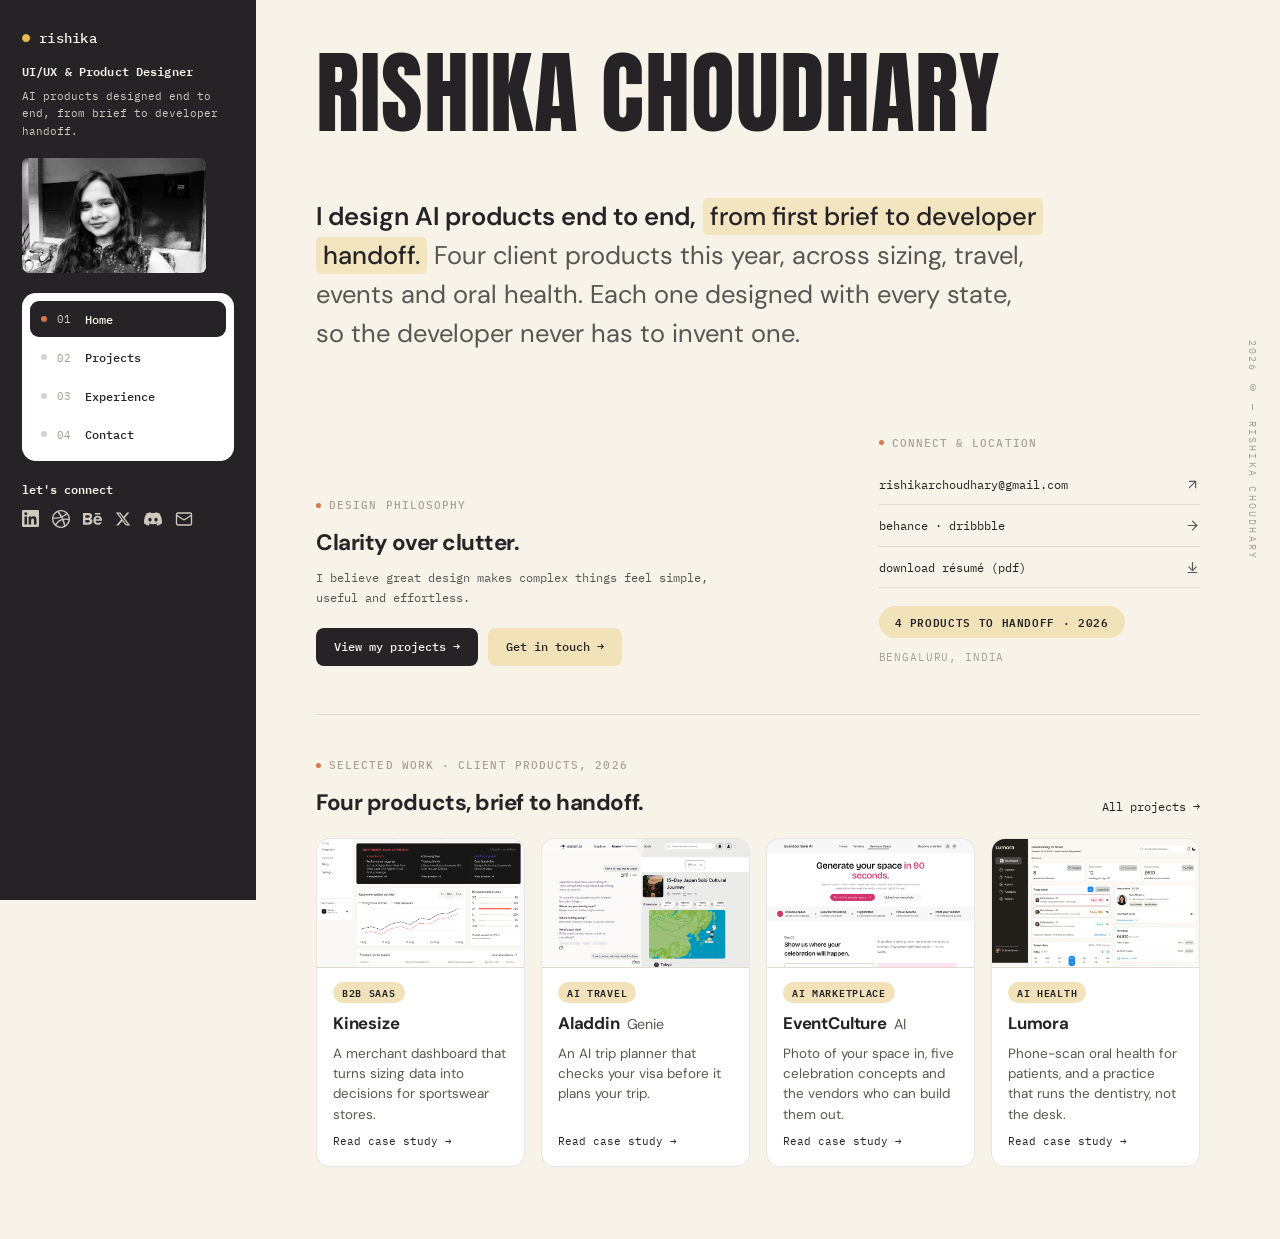
<file: index.html>
<!DOCTYPE html>
<html lang="en">
<head>
  <meta charset="UTF-8" />
  <meta name="viewport" content="width=device-width, initial-scale=1.0" />
  <title>Rishika Choudhary — UI/UX &amp; Product Designer</title>
  <meta name="description" content="Product designer in Bengaluru. Four AI products designed end to end to developer handoff in 2026: Kinesize, Aladdin Genie, EventCulture AI and Lumora." />

  <!-- Browser tab icon -->
  <link rel="icon" href="favicon.svg" type="image/svg+xml" />

  <!-- Link preview (LinkedIn, WhatsApp, Slack, X) -->
  <meta property="og:type" content="website" />
  <meta property="og:url" content="https://rishikarc11.github.io/rishika-portfolio/" />
  <meta property="og:title" content="Rishika Choudhary — UI/UX &amp; Product Designer" />
  <meta property="og:description" content="Product designer in Bengaluru. Four AI products designed end to end to developer handoff in 2026: Kinesize, Aladdin Genie, EventCulture AI and Lumora." />
  <meta property="og:image" content="https://rishikarc11.github.io/rishika-portfolio/og-image.png" />
  <meta property="og:image:width" content="1200" />
  <meta property="og:image:height" content="630" />
  <meta name="twitter:card" content="summary_large_image" />
  <meta name="twitter:title" content="Rishika Choudhary — UI/UX &amp; Product Designer" />
  <meta name="twitter:description" content="Product designer in Bengaluru. Four AI products designed end to end to developer handoff in 2026: Kinesize, Aladdin Genie, EventCulture AI and Lumora." />
  <meta name="twitter:image" content="https://rishikarc11.github.io/rishika-portfolio/og-image.png" />

  <link rel="preconnect" href="https://fonts.googleapis.com" />
  <link rel="preconnect" href="https://fonts.gstatic.com" crossorigin />
  <link href="https://fonts.googleapis.com/css2?family=Anton&family=DM+Sans:ital,opsz,wght@0,9..40,400;0,9..40,500;0,9..40,600;0,9..40,700;1,9..40,400&family=IBM+Plex+Mono:wght@400;500;600&display=swap" rel="stylesheet" />
  <link rel="stylesheet" href="styles.css" />
</head>
<body>

  <!-- Mobile compact top bar -->
  <header class="mobile-header" aria-label="Mobile Navigation">
    <div class="mobile-brand">
      <span class="brand-breathe-dot" aria-hidden="true"></span>
      <span class="mobile-brand-name">rishika</span>
    </div>
    <button type="button" class="mobile-menu-toggle" id="mobileMenuToggle"
      aria-expanded="false" aria-controls="sidebar" aria-label="Open navigation menu">
      <svg width="22" height="22" viewBox="0 0 24 24" fill="none" stroke="currentColor"
        stroke-width="1.8" stroke-linecap="round" stroke-linejoin="round" aria-hidden="true">
        <line x1="4" y1="6" x2="20" y2="6"/><line x1="4" y1="12" x2="20" y2="12"/><line x1="4" y1="18" x2="20" y2="18"/>
      </svg>
    </button>
  </header>

  <div class="sidebar-backdrop" id="sidebarBackdrop" aria-hidden="true"></div>
  <div class="toast-banner" id="copyToast" role="status" aria-live="polite" hidden>Discord username copied</div>

  <div class="layout">

    <!-- =====================================================================
         FIXED LEFT SIDEBAR
         ===================================================================== -->
    <aside class="sidebar" id="sidebar" aria-label="Sidebar">
      <div class="sidebar-inner">

        <div class="sidebar-identity">
          <div class="sidebar-name-row">
            <span class="brand-breathe-dot" aria-hidden="true"></span>
            <span class="sidebar-name">rishika</span>
          </div>
          <p class="sidebar-role">UI/UX &amp; Product Designer</p>
          <p class="sidebar-bio">AI products designed end to end, from brief to developer handoff.</p>
        </div>

        <div class="sidebar-portrait-wrap">
          <img src="portrait.jpg" alt="Portrait of Rishika Choudhary" class="sidebar-portrait" loading="eager" />
        </div>

        <!-- Navigation — 4 items, hash-based routing -->
        <nav class="sidebar-nav-card" aria-label="Primary Navigation">
          <ul class="sidebar-nav-list">
            <li>
              <a href="#home" class="sidebar-nav-link is-active" data-route="home">
                <span class="nav-dot" aria-hidden="true"></span>
                <span class="nav-num">01</span>
                <span class="nav-label">Home</span>
              </a>
            </li>
            <li>
              <a href="#projects" class="sidebar-nav-link" data-route="projects">
                <span class="nav-dot" aria-hidden="true"></span>
                <span class="nav-num">02</span>
                <span class="nav-label">Projects</span>
              </a>
            </li>
            <li>
              <a href="#work" class="sidebar-nav-link" data-route="work">
                <span class="nav-dot" aria-hidden="true"></span>
                <span class="nav-num">03</span>
                <span class="nav-label">Experience</span>
              </a>
            </li>
            <li>
              <a href="#contact" class="sidebar-nav-link" data-route="contact">
                <span class="nav-dot" aria-hidden="true"></span>
                <span class="nav-num">04</span>
                <span class="nav-label">Contact</span>
              </a>
            </li>
          </ul>
        </nav>

        <!-- Social icons -->
        <div class="sidebar-connect">
          <p class="sidebar-connect-label">let's connect</p>
          <div class="sidebar-social-row">
            <a href="https://www.linkedin.com/in/rishika-choudhary-072a51272/" target="_blank" rel="noopener noreferrer" class="social-icon-link" aria-label="LinkedIn" title="LinkedIn">
              <svg width="17" height="17" viewBox="0 0 24 24" fill="currentColor" aria-hidden="true"><path d="M20.447 20.452h-3.554v-5.569c0-1.328-.027-3.037-1.852-3.037-1.853 0-2.136 1.445-2.136 2.939v5.667H9.351V9h3.414v1.561h.046c.477-.9 1.637-1.85 3.37-1.85 3.601 0 4.267 2.37 4.267 5.455v6.286zM5.337 7.433a2.062 2.062 0 0 1-2.063-2.065 2.064 2.064 0 1 1 2.063 2.065zm1.782 13.019H3.555V9h3.564v11.452zM22.225 0H1.771C.792 0 0 .774 0 1.729v20.542C0 23.227.792 24 1.771 24h20.451C23.2 24 24 23.227 24 22.271V1.729C24 .774 23.2 0 22.222 0h.003z"/></svg>
            </a>
            <a href="https://dribbble.com/R_Choudhary" target="_blank" rel="noopener noreferrer" class="social-icon-link" aria-label="Dribbble" title="Dribbble">
              <svg width="18" height="18" viewBox="0 0 24 24" fill="currentColor" aria-hidden="true"><path d="M12 0C5.372 0 0 5.373 0 12s5.372 12 12 12 12-5.373 12-12S18.628 0 12 0zm7.885 5.53a10.227 10.227 0 0 1 2.357 6.382c-.348-.072-3.83-.778-7.34-.336-.074-.176-.145-.354-.223-.532a27.97 27.97 0 0 0-.697-1.458c3.875-1.578 5.636-3.84 5.903-4.056zM12 1.77a10.2 10.2 0 0 1 6.727 2.523c-.226.185-1.825 2.266-5.515 3.694-1.7-3.11-3.588-5.657-3.888-6.051A10.253 10.253 0 0 1 12 1.77zM7.394 2.86c.29.383 2.138 2.93 3.854 5.984-4.862 1.292-9.152 1.268-9.607 1.263A10.258 10.258 0 0 1 7.394 2.86zM1.756 12.01v-.313c.438.009 5.479.08 10.67-1.466.298.582.58 1.174.84 1.773-.134.038-.27.078-.404.12-5.318 1.718-8.152 6.404-8.382 6.803a10.18 10.18 0 0 1-2.724-6.917zM12 22.244a10.17 10.17 0 0 1-6.29-2.167c.184-.38 2.687-4.812 8.07-6.517.03-.01.057-.018.086-.027a37.39 37.39 0 0 1 2.094 7.775A10.175 10.175 0 0 1 12 22.244zm5.676-1.737a39.158 39.158 0 0 0-1.933-7.434c3.133-.497 5.878.316 6.22.426a10.236 10.236 0 0 1-4.287 7.008z"/></svg>
            </a>
            <a href="https://www.behance.net/rishikachoudha3" target="_blank" rel="noopener noreferrer" class="social-icon-link" aria-label="Behance" title="Behance">
              <svg width="19" height="19" viewBox="0 0 24 24" fill="currentColor" aria-hidden="true"><path d="M22 7h-7v-2h7v2zm1.726 10c-.442 1.297-2.029 3-5.101 3-3.074 0-5.564-1.729-5.564-5.675 0-3.91 2.325-5.92 5.466-5.92 3.082 0 4.964 1.782 5.375 4.426.078.506.109 1.188.095 2.14H15.97c.13 3.211 3.483 3.312 4.588 2.029h3.168zm-7.686-4h4.965c-.105-1.547-1.136-2.219-2.477-2.219-1.466 0-2.277.768-2.488 2.219zm-9.574 6.988H0V5.021h6.953c5.476.081 5.58 5.444 2.72 6.906 3.461 1.26 3.577 8.061-3.207 8.061zM3 11h3.584c2.508 0 2.906-3-.312-3H3v3zm3.391 3H3v3.016h3.341c3.055 0 2.868-3.016.05-3.016z"/></svg>
            </a>
            <a href="https://x.com/RishikaCho81977" target="_blank" rel="noopener noreferrer" class="social-icon-link" aria-label="X (Twitter)" title="X (Twitter)">
              <svg width="16" height="16" viewBox="0 0 24 24" fill="currentColor" aria-hidden="true"><path d="M18.244 2.25h3.308l-7.227 8.26 8.502 11.24H16.17l-5.214-6.817L4.99 21.75H1.68l7.73-8.835L1.254 2.25H8.08l4.713 6.231zm-1.161 17.52h1.833L7.084 4.126H5.117z"/></svg>
            </a>
            <button type="button" class="social-icon-link discord-copy-btn" data-discord="rishikarc"
              aria-label="Copy Discord username rishikarc" title="Copy Discord username: rishikarc">
              <svg width="18" height="18" viewBox="0 0 24 24" fill="currentColor" aria-hidden="true"><path d="M20.317 4.37a19.791 19.791 0 0 0-4.885-1.515.074.074 0 0 0-.079.037c-.21.375-.444.864-.608 1.25a18.27 18.27 0 0 0-5.487 0 12.64 12.64 0 0 0-.617-1.25.077.077 0 0 0-.079-.037A19.736 19.736 0 0 0 3.677 4.37a.07.07 0 0 0-.032.027C.533 9.046-.32 13.58.099 18.057a.082.082 0 0 0 .031.057 19.9 19.9 0 0 0 5.993 3.03.078.078 0 0 0 .084-.028c.462-.63.874-1.295 1.226-1.994.021-.041.001-.09-.041-.106a13.107 13.107 0 0 1-1.872-.892.077.077 0 0 1-.008-.128 10.2 10.2 0 0 0 .372-.292.074.074 0 0 1 .077-.01c3.928 1.793 8.18 1.793 12.062 0a.074.074 0 0 1 .078.01c.12.098.246.198.373.292a.077.077 0 0 1-.006.127 12.299 12.299 0 0 1-1.873.892.077.077 0 0 0-.041.107c.36.698.772 1.362 1.225 1.993a.076.076 0 0 0 .084.028 19.839 19.839 0 0 0 6.002-3.03.077.077 0 0 0 .032-.054c.5-5.177-.838-9.674-3.549-13.66a.061.061 0 0 0-.031-.028zM8.02 15.33c-1.183 0-2.157-1.085-2.157-2.419 0-1.333.956-2.419 2.157-2.419 1.21 0 2.176 1.096 2.157 2.42 0 1.333-.956 2.418-2.157 2.418zm7.975 0c-1.183 0-2.157-1.085-2.157-2.419 0-1.333.955-2.419 2.157-2.419 1.21 0 2.176 1.096 2.157 2.42 0 1.333-.946 2.418-2.157 2.418z"/></svg>
            </button>
            <a href="mailto:rishikarchoudhary@gmail.com" class="social-icon-link" aria-label="Email" title="rishikarchoudhary@gmail.com">
              <svg width="18" height="18" viewBox="0 0 24 24" fill="none" stroke="currentColor" stroke-width="1.8" stroke-linecap="round" stroke-linejoin="round" aria-hidden="true"><rect width="20" height="16" x="2" y="4" rx="2"/><path d="m22 7-8.97 5.7a1.94 1.94 0 0 1-2.06 0L2 7"/></svg>
            </a>
          </div>
        </div>

      </div>
    </aside>

    <!-- =====================================================================
         MAIN CONTENT — pages swapped by router
         ===================================================================== -->
    <main class="main-content" id="mainContent" aria-live="polite">

      <div class="vertical-copyright" aria-hidden="true">2026 &copy; &mdash; RISHIKA CHOUDHARY</div>

      <!-- PAGE: HOME -->
      <div class="page" id="page-home">
        <section class="hero-section" aria-label="Introduction">
          <div class="hero-top">
            <h1 class="hero-display-name">RISHIKA CHOUDHARY</h1>
            <p class="hero-intro">
              <strong class="intro-strong">I design AI products end to end,</strong>
              <span class="intro-highlight">from first brief to developer handoff.</span>
              Four client products this year, across sizing, travel, events and oral health. Each one designed with every state, so the developer never has to invent one.
            </p>
          </div>

          <div class="hero-lower">
            <div class="hero-col-left">
              <div class="meta-label">
                <span class="sage-dot-sm" aria-hidden="true"></span>
                <span>DESIGN PHILOSOPHY</span>
              </div>
              <h2 class="philosophy-heading">Clarity over clutter.</h2>
              <p class="philosophy-copy">I believe great design makes complex things feel simple, useful and effortless.</p>
              <div class="hero-cta-group">
                <a href="#projects" class="btn btn-primary js-nav-link" data-route="projects">
                  <span>View my projects</span><span aria-hidden="true">&rarr;</span>
                </a>
                <a href="#contact" class="btn btn-secondary js-nav-link" data-route="contact">
                  <span>Get in touch</span><span aria-hidden="true">&rarr;</span>
                </a>
              </div>
            </div>

            <div class="hero-col-right">
              <div class="meta-label">
                <span class="sage-dot-sm" aria-hidden="true"></span>
                <span>CONNECT &amp; LOCATION</span>
              </div>
              <div class="hero-links-list">
                <a href="mailto:rishikarchoudhary@gmail.com" class="hero-row-link">
                  <span>rishikarchoudhary@gmail.com</span>
                  <svg width="15" height="15" viewBox="0 0 24 24" fill="none" stroke="currentColor" stroke-width="1.8" stroke-linecap="round" stroke-linejoin="round" aria-hidden="true"><path d="M7 7h10v10"/><path d="M7 17 17 7"/></svg>
                </a>
                <a href="https://www.behance.net/rishikachoudha3" target="_blank" rel="noopener noreferrer" class="hero-row-link">
                  <span>behance &middot; dribbble</span>
                  <svg width="15" height="15" viewBox="0 0 24 24" fill="none" stroke="currentColor" stroke-width="1.8" stroke-linecap="round" stroke-linejoin="round" aria-hidden="true"><path d="M5 12h14"/><path d="m12 5 7 7-7 7"/></svg>
                </a>
                <a href="Rishika-Choudhary-Resume.pdf" download class="hero-row-link">
                  <span>download résumé (pdf)</span>
                  <svg width="15" height="15" viewBox="0 0 24 24" fill="none" stroke="currentColor" stroke-width="1.8" stroke-linecap="round" stroke-linejoin="round" aria-hidden="true"><path d="M12 4v12"/><path d="m6 11 6 6 6-6"/><path d="M5 20h14"/></svg>
                </a>
              </div>
              <div class="hero-badge-row">
                <span class="pastel-badge">4 PRODUCTS TO HANDOFF &middot; 2026</span>
                <span class="location-tag">BENGALURU, INDIA</span>
              </div>
            </div>
          </div>
        </section>

        <section class="home-work" aria-label="Selected work">
          <div class="home-work-head">
            <div>
              <div class="meta-label">
                <span class="sage-dot-sm" aria-hidden="true"></span>
                <span>SELECTED WORK &middot; CLIENT PRODUCTS, 2026</span>
              </div>
              <h2 class="home-work-title">Four products, brief to handoff.</h2>
            </div>
            <a href="#projects" class="home-work-all js-nav-link" data-route="projects">All projects <span aria-hidden="true">&rarr;</span></a>
          </div>
          <div class="home-work-grid">
            <a href="kinesize.html" class="home-work-card">
              <div class="home-work-thumb"><img src="work/kinesize/cover.png" alt="Kinesize merchant dashboard" loading="lazy" /></div>
              <div class="home-work-body">
                <span class="project-cat-pill">B2B SaaS</span>
                <h3 class="home-work-name">Kinesize</h3>
                <p class="home-work-line">A merchant dashboard that turns sizing data into decisions for sportswear stores.</p>
                <span class="home-work-cta">Read case study <span aria-hidden="true">&rarr;</span></span>
              </div>
            </a>
            <a href="aladdin.html" class="home-work-card">
              <div class="home-work-thumb"><img src="work/aladdin/cover.jpg" alt="Aladdin Genie trip planner on mobile" loading="lazy" /></div>
              <div class="home-work-body">
                <span class="project-cat-pill">AI travel</span>
                <h3 class="home-work-name">Aladdin <span>Genie</span></h3>
                <p class="home-work-line">An AI trip planner that checks your visa before it plans your trip.</p>
                <span class="home-work-cta">Read case study <span aria-hidden="true">&rarr;</span></span>
              </div>
            </a>
            <a href="eventculture.html" class="home-work-card">
              <div class="home-work-thumb"><img src="work/eventculture/cover.jpg" alt="EventCulture AI generate-space flow" loading="lazy" /></div>
              <div class="home-work-body">
                <span class="project-cat-pill">AI marketplace</span>
                <h3 class="home-work-name">EventCulture <span>AI</span></h3>
                <p class="home-work-line">Photo of your space in, five celebration concepts and the vendors who can build them out.</p>
                <span class="home-work-cta">Read case study <span aria-hidden="true">&rarr;</span></span>
              </div>
            </a>
            <a href="lumora.html" class="home-work-card">
              <div class="home-work-thumb"><img src="work/lumora/cover.jpg" alt="Lumora dentist dashboard" loading="lazy" /></div>
              <div class="home-work-body">
                <span class="project-cat-pill">AI health</span>
                <h3 class="home-work-name">Lumora</h3>
                <p class="home-work-line">Phone-scan oral health for patients, and a practice that runs the dentistry, not the desk.</p>
                <span class="home-work-cta">Read case study <span aria-hidden="true">&rarr;</span></span>
              </div>
            </a>
          </div>
        </section>

      </div>

      <!-- PAGE: PROJECTS -->
      <div class="page" id="page-projects" hidden>
        <section class="page-section" aria-label="Projects">
          <div class="page-header">
            <div class="meta-label">
              <span class="sage-dot-sm" aria-hidden="true"></span>
              <span>02 / SELECTED WORK</span>
            </div>
            <h2 class="page-title">Projects &amp; Case Studies</h2>
            <p class="page-subtitle">Client products designed to developer handoff, plus self-initiated concept explorations across banking, travel, fitness and pet care.</p>
          </div>

          <!-- Featured: client work -->
          <div class="cat-label-row">
            <span class="cat-label-text">Featured &middot; Client work</span>
          </div>

          <div class="featured-grid">

            <!-- Kinesize -->
            <a href="kinesize.html" class="featured-card" aria-label="Read the Kinesize case study">
              <div class="featured-thumb-wrap">
                <img src="work/kinesize/cover.png" alt="Kinesize merchant dashboard showing KPI cards and a what-needs-your-attention panel" class="featured-thumb-img" loading="lazy" />
              </div>
              <div class="featured-body">
                <div class="project-top-row">
                  <span class="project-num">01</span>
                  <span class="project-cat-pill">B2B SaaS &middot; Shopify</span>
                </div>
                <h3 class="project-title">Kinesize</h3>
                <p class="featured-summary">A merchant dashboard that turns sizing data into decisions. Movement-based size recommendations for sportswear stores: setup flow, live dashboard, on-store fit widget and marketing site, designed end to end to developer handoff.</p>
                <ul class="featured-meta">
                  <li>Product designer, end to end</li>
                  <li>Designed to handoff &middot; unlaunched</li>
                  <li>Dashboard &middot; Widget &middot; Web</li>
                </ul>
                <span class="featured-cta">
                  Read case study
                  <svg width="13" height="13" viewBox="0 0 24 24" fill="none" stroke="currentColor" stroke-width="2.2" stroke-linecap="round" stroke-linejoin="round" aria-hidden="true"><path d="M5 12h14"/><path d="m12 5 7 7-7 7"/></svg>
                </span>
              </div>
            </a>


            <!-- Aladdin Genie -->
            <a href="aladdin.html" class="featured-card" aria-label="Read the Aladdin Genie case study">
              <div class="featured-thumb-wrap">
                <img src="work/aladdin/cover.jpg" alt="Aladdin web app showing the Genie chat, a day itinerary and a route map side by side" class="featured-thumb-img" loading="lazy" />
              </div>
              <div class="featured-body">
                <div class="project-top-row">
                  <span class="project-num">02</span>
                  <span class="project-cat-pill">AI Travel &middot; iOS + Web</span>
                </div>
                <h3 class="project-title">Aladdin <span class="project-title-sub">Genie</span></h3>
                <p class="featured-summary">An AI trip planner that checks your visa before it plans your trip. Conversational planning that hands off to purpose-built cards for choosing destinations, stays and routes, with an itinerary nothing in which is locked.</p>
                <ul class="featured-meta">
                  <li>Product designer, end to end</li>
                  <li>Designed to handoff &middot; unlaunched</li>
                  <li>iOS &middot; Web &middot; Conversation design</li>
                </ul>
                <span class="featured-cta">
                  Read case study
                  <svg width="13" height="13" viewBox="0 0 24 24" fill="none" stroke="currentColor" stroke-width="2.2" stroke-linecap="round" stroke-linejoin="round" aria-hidden="true"><path d="M5 12h14"/><path d="m12 5 7 7-7 7"/></svg>
                </span>
              </div>
            </a>

            <!-- EventCulture AI -->
            <a href="eventculture.html" class="featured-card" aria-label="Read the EventCulture AI case study">
              <div class="featured-thumb-wrap">
                <img src="work/eventculture/cover.jpg" alt="EventCulture generate-space flow: describe how the celebration should feel, with event details and the tags the system picked up" class="featured-thumb-img" loading="lazy" />
              </div>
              <div class="featured-body">
                <div class="project-top-row">
                  <span class="project-num">03</span>
                  <span class="project-cat-pill">AI Marketplace &middot; Web + Mobile</span>
                </div>
                <h3 class="project-title">EventCulture <span class="project-title-sub">AI</span></h3>
                <p class="featured-summary">Picture your celebration before you plan it. A photo of your space and a sentence about the feeling become five photorealistic concepts in ninety seconds, then a brief to the vendors who can build the one you pick. Host website, generation flow and vendor dashboard.</p>
                <ul class="featured-meta">
                  <li>Product designer, end to end</li>
                  <li>Designed to handoff &middot; unlaunched</li>
                  <li>Web &middot; Mobile &middot; Two-sided</li>
                </ul>
                <span class="featured-cta">
                  Read case study
                  <svg width="13" height="13" viewBox="0 0 24 24" fill="none" stroke="currentColor" stroke-width="2.2" stroke-linecap="round" stroke-linejoin="round" aria-hidden="true"><path d="M5 12h14"/><path d="m12 5 7 7-7 7"/></svg>
                </span>
              </div>
            </a>

            <!-- Lumora -->
            <a href="lumora.html" class="featured-card" aria-label="Read the Lumora case study">
              <div class="featured-thumb-wrap">
                <img src="work/lumora/cover.jpg" alt="Lumora dentist dashboard with today's figures and an AI-ranked triage queue" class="featured-thumb-img" loading="lazy" />
              </div>
              <div class="featured-body">
                <div class="project-top-row">
                  <span class="project-num">04</span>
                  <span class="project-cat-pill">AI Health &middot; Two-sided</span>
                </div>
                <h3 class="project-title">Lumora</h3>
                <p class="featured-summary">Scan your mouth on your phone, understand what changed, book the right dentist. On the other side, an AI-ranked triage queue, prepaid diary, instant payouts and one-button emergency leave. Patient app, dentist dashboard, two sites, light and dark.</p>
                <ul class="featured-meta">
                  <li>Product designer, end to end</li>
                  <li>Designed to handoff &middot; unlaunched</li>
                  <li>Patient app &middot; Dentist dashboard &middot; Web</li>
                </ul>
                <span class="featured-cta">
                  Read case study
                  <svg width="13" height="13" viewBox="0 0 24 24" fill="none" stroke="currentColor" stroke-width="2.2" stroke-linecap="round" stroke-linejoin="round" aria-hidden="true"><path d="M5 12h14"/><path d="m12 5 7 7-7 7"/></svg>
                </span>
              </div>
            </a>
          </div>

          <!-- Category: concept explorations, mobile -->
          <div class="cat-label-row cat-label-row--spaced">
            <span class="cat-label-text">Concept explorations &middot; Mobile</span>
          </div>
          <p class="concept-note">Self-initiated projects. Not shipped; built to practise research, flows and interface craft.</p>

          <div class="projects-grid">

            <!-- 01 Northfield -->
            <article class="project-card" tabindex="0">
              <div class="project-thumb-wrap">
                <img src="northfield-cover.png" alt="Northfield Mobile Banking project cover" class="project-thumb-img" loading="lazy" />
              </div>
              <div class="project-card-body">
                <div class="project-top-row">
                  <span class="project-cat-pill">Mobile Banking</span>
                </div>
                <h3 class="project-title">Northfield</h3>
                <p class="concept-summary">A mobile banking experience that guides new members through their first 90 days.</p>
                <a href="https://www.behance.net/gallery/258571483/Northfield-Mobile-Banking" target="_blank" rel="noopener noreferrer" class="project-behance-link">
                  View full project on Behance
                  <svg width="12" height="12" viewBox="0 0 24 24" fill="none" stroke="currentColor" stroke-width="2.2" stroke-linecap="round" stroke-linejoin="round" aria-hidden="true"><path d="M7 7h10v10"/><path d="M7 17 17 7"/></svg>
                </a>
              </div>
            </article>

            <!-- 02 hop -->
            <article class="project-card" tabindex="0">
              <div class="project-thumb-wrap">
                <img src="hop-cover.png" alt="hop Shared Airport Cab App project cover" class="project-thumb-img" loading="lazy" />
              </div>
              <div class="project-card-body">
                <div class="project-top-row">
                  <span class="project-cat-pill">Shared Airport Cab</span>
                </div>
                <h3 class="project-title">hop</h3>
                <p class="concept-summary">Shared airport cab booking with pool, women-only and solo ride options.</p>
                <a href="https://www.behance.net/gallery/258552567/Hop-Shared-Airport-Cab-App-UIUX-Case-Study" target="_blank" rel="noopener noreferrer" class="project-behance-link">
                  View full project on Behance
                  <svg width="12" height="12" viewBox="0 0 24 24" fill="none" stroke="currentColor" stroke-width="2.2" stroke-linecap="round" stroke-linejoin="round" aria-hidden="true"><path d="M7 7h10v10"/><path d="M7 17 17 7"/></svg>
                </a>
              </div>
            </article>

            <!-- 03 Voya -->
            <article class="project-card" tabindex="0">
              <div class="project-thumb-wrap">
                <img src="voya-cover.png" alt="Voya Travel App project cover" class="project-thumb-img" loading="lazy" />
              </div>
              <div class="project-card-body">
                <div class="project-top-row">
                  <span class="project-cat-pill">Travel App</span>
                </div>
                <h3 class="project-title">Voya</h3>
                <p class="concept-summary">A travel companion that keeps bookings, documents, checklists and group chat in one place.</p>
                <a href="https://www.behance.net/gallery/228704761/Voya-Travel-App-UIUX-Casestudy" target="_blank" rel="noopener noreferrer" class="project-behance-link">
                  View full project on Behance
                  <svg width="12" height="12" viewBox="0 0 24 24" fill="none" stroke="currentColor" stroke-width="2.2" stroke-linecap="round" stroke-linejoin="round" aria-hidden="true"><path d="M7 7h10v10"/><path d="M7 17 17 7"/></svg>
                </a>
              </div>
            </article>

            <!-- 04 PetNest -->
            <article class="project-card" tabindex="0">
              <div class="project-thumb-wrap">
                <img src="petnest-cover.png" alt="PetNest Pet Care App project cover" class="project-thumb-img" loading="lazy" />
              </div>
              <div class="project-card-body">
                <div class="project-top-row">
                  <span class="project-cat-pill">Pet Care App</span>
                </div>
                <h3 class="project-title">PetNest</h3>
                <p class="concept-summary">Pet profiles, health reminders, service bookings and payment tracking in one app.</p>
                <a href="https://www.behance.net/gallery/225611419/PetNest-Pet-Care-App-UIUX-Casestudy" target="_blank" rel="noopener noreferrer" class="project-behance-link">
                  View full project on Behance
                  <svg width="12" height="12" viewBox="0 0 24 24" fill="none" stroke="currentColor" stroke-width="2.2" stroke-linecap="round" stroke-linejoin="round" aria-hidden="true"><path d="M7 7h10v10"/><path d="M7 17 17 7"/></svg>
                </a>
              </div>
            </article>

          </div><!-- /projects-grid row 1 -->

          <!-- Category: Dashboard & Web Design -->
          <div class="cat-label-row cat-label-row--spaced">
            <span class="cat-label-text">Concept explorations &middot; Web</span>
          </div>

          <div class="projects-grid">

            <!-- 05 FitTrack Website -->
            <article class="project-card" tabindex="0">
              <div class="project-thumb-wrap">
                <img src="fittrack-website-cover.png" alt="FitTrack Responsive Website project cover" class="project-thumb-img" loading="lazy" />
              </div>
              <div class="project-card-body">
                <div class="project-top-row">
                  <span class="project-cat-pill">Responsive Website</span>
                </div>
                <h3 class="project-title">FitTrack <span class="project-title-sub">Website</span></h3>
                <p class="concept-summary">A responsive fitness site with personalised plans, calorie tracking and heart-rate insights.</p>
                <a href="https://www.behance.net/gallery/226906173/FitTrack-Responsive-Website-UIUX-Casestudy" target="_blank" rel="noopener noreferrer" class="project-behance-link">
                  View full project on Behance
                  <svg width="12" height="12" viewBox="0 0 24 24" fill="none" stroke="currentColor" stroke-width="2.2" stroke-linecap="round" stroke-linejoin="round" aria-hidden="true"><path d="M7 7h10v10"/><path d="M7 17 17 7"/></svg>
                </a>
              </div>
            </article>

            <!-- 06 FitTrack Dashboard -->
            <article class="project-card" tabindex="0">
              <div class="project-thumb-wrap">
                <img src="fittrack-dashboard-cover.png" alt="FitTrack Fitness Tracking Dashboard project cover" class="project-thumb-img" loading="lazy" />
              </div>
              <div class="project-card-body">
                <div class="project-top-row">
                  <span class="project-cat-pill">Fitness Dashboard</span>
                </div>
                <h3 class="project-title">FitTrack <span class="project-title-sub">Dashboard</span></h3>
                <p class="concept-summary">One dashboard for workouts, health data, meal planning and progress.</p>
                <a href="https://www.behance.net/gallery/226137691/FitTrack-Fitness-Tracking-Dashboard-UIUX-Casestudy" target="_blank" rel="noopener noreferrer" class="project-behance-link">
                  View full project on Behance
                  <svg width="12" height="12" viewBox="0 0 24 24" fill="none" stroke="currentColor" stroke-width="2.2" stroke-linecap="round" stroke-linejoin="round" aria-hidden="true"><path d="M7 7h10v10"/><path d="M7 17 17 7"/></svg>
                </a>
              </div>
            </article>

          </div><!-- /projects-grid row 2 -->
        </section>
      </div>

      <!-- PAGE: WORK -->
      <div class="page" id="page-work" hidden>
        <section class="page-section" aria-label="Professional Experience">
          <div class="page-header">
            <div class="meta-label">
              <span class="sage-dot-sm" aria-hidden="true"></span>
              <span>03 / EXPERIENCE</span>
            </div>
            <h2 class="page-title">Professional Experience</h2>
            <p class="page-subtitle">My career in product design, UX, and cross-functional collaboration.</p>
          </div>

          <div class="experience-list">
            <article class="experience-item">
              <div class="experience-meta">
                <span class="experience-company">Hire My Idea</span>
                <span class="experience-date">December 2025 &ndash; Present</span>
              </div>
              <h4 class="experience-role">UI/UX Designer</h4>
              <ul class="experience-points">
                <li>Led end-to-end design across 6 early-stage products, including 3 mobile applications and 3 websites with SaaS dashboards.</li>
                <li>Delivered 6 interactive prototypes from discovery to design handoff.</li>
                <li>Conducted competitor analysis across all 6 products, developed information architecture, and mapped 6 end-to-end user flows.</li>
                <li>Designed 2,000+ screens and UI states; used Claude, ChatGPT, Google Stitch, Lovable, and Bolt for research synthesis, ideation, and prototyping.</li>
              </ul>
              <p class="experience-links">Case studies: <a href="kinesize.html">Kinesize</a> &middot; <a href="aladdin.html">Aladdin Genie</a> &middot; <a href="eventculture.html">EventCulture AI</a> &middot; <a href="lumora.html">Lumora</a></p>
            </article>

            <article class="experience-item">
              <div class="experience-meta">
                <span class="experience-company">Legacy Note</span>
                <span class="experience-date">January 2026 &ndash; February 2026</span>
              </div>
              <h4 class="experience-role">UX Design Intern</h4>
              <ul class="experience-points">
                <li>Designed a digital estate planning platform from scratch in 8 weeks.</li>
                <li>Developed 3 research-backed personas, mapped 2 core user journeys, and delivered prototypes across 4 key screen types.</li>
                <li>Applied WCAG accessibility standards; identified a critical invitation-flow security issue before development, helping prevent 2&ndash;3 sprints of rework.</li>
              </ul>
            </article>

            <article class="experience-item">
              <div class="experience-meta">
                <span class="experience-company">Phantasm Solutions Pvt Ltd</span>
                <span class="experience-date">July 2025 &ndash; October 2025</span>
              </div>
              <h4 class="experience-role">UI/UX Design Intern</h4>
              <ul class="experience-points">
                <li>Designed 5+ feature prototypes and informed the deployment of 2 features.</li>
                <li>Identified 15+ usability issues and reduced development rework by approximately 15%.</li>
              </ul>
            </article>

            <article class="experience-item">
              <div class="experience-meta">
                <span class="experience-company">Arvind Limited</span>
                <span class="experience-date">August 2023 &ndash; January 2024</span>
              </div>
              <h4 class="experience-role">Executive Merchandiser / Product Developer &ndash; Levi's</h4>
              <ul class="experience-points">
                <li>Achieved 98% on-time delivery and reduced production delays by approximately 15% through proactive vendor and sampling coordination.</li>
              </ul>
            </article>
          </div>

          <div class="credentials-grid">
            <div class="credential-card">
              <span class="credential-label">EDUCATION</span>
              <p class="credential-title">B.Tech &ndash; Textile Technology</p>
              <p class="credential-meta">Visvesvaraya Technological University &middot; 2019 &ndash; 2023</p>
            </div>
            <div class="credential-card">
              <span class="credential-label">CERTIFICATION</span>
              <p class="credential-title">Advanced UI/UX Design</p>
              <p class="credential-meta">Aspira Designs &middot; December 2024 &ndash; April 2025</p>
            </div>
          </div>
        </section>
      </div>

      <!-- PAGE: CONTACT -->
      <div class="page" id="page-contact" hidden>
        <section class="page-section contact-page-section" aria-label="Contact">
          <div class="contact-card">
            <div class="page-header" style="margin-bottom:0;">
              <div class="meta-label">
                <span class="sage-dot-sm" aria-hidden="true"></span>
                <span>04 / CONTACT</span>
              </div>
              <h2 class="page-title">Let's build something thoughtful together.</h2>
              <p class="page-subtitle" style="max-width:520px;">Open to product design opportunities, UI/UX collaborations and creative conversations. Feel free to reach out directly.</p>
            </div>

            <div class="contact-primary-row">
              <a href="mailto:rishikarchoudhary@gmail.com" class="contact-email-link">
                <span>rishikarchoudhary@gmail.com</span>
                <svg width="16" height="16" viewBox="0 0 24 24" fill="none" stroke="currentColor" stroke-width="1.8" stroke-linecap="round" stroke-linejoin="round" aria-hidden="true"><path d="M7 7h10v10"/><path d="M7 17 17 7"/></svg>
              </a>
            </div>

            <div class="contact-platforms-grid">
              <a href="https://www.linkedin.com/in/rishika-choudhary-072a51272/" target="_blank" rel="noopener noreferrer" class="contact-platform-item">
                <span class="platform-name">LinkedIn</span><span class="platform-arrow" aria-hidden="true">&nearr;</span>
              </a>
              <a href="https://dribbble.com/R_Choudhary" target="_blank" rel="noopener noreferrer" class="contact-platform-item">
                <span class="platform-name">Dribbble</span><span class="platform-arrow" aria-hidden="true">&nearr;</span>
              </a>
              <a href="https://www.behance.net/rishikachoudha3" target="_blank" rel="noopener noreferrer" class="contact-platform-item">
                <span class="platform-name">Behance</span><span class="platform-arrow" aria-hidden="true">&nearr;</span>
              </a>
              <a href="https://x.com/RishikaCho81977" target="_blank" rel="noopener noreferrer" class="contact-platform-item">
                <span class="platform-name">X / Twitter</span><span class="platform-arrow" aria-hidden="true">&nearr;</span>
              </a>
              <button type="button" class="contact-platform-item discord-copy-btn" data-discord="rishikarc" aria-label="Copy Discord username rishikarc">
                <span class="platform-name">Discord &middot; rishikarc</span><span class="platform-arrow">Copy</span>
              </button>
              <a href="mailto:rishikarchoudhary@gmail.com" class="contact-platform-item">
                <span class="platform-name">Email</span><span class="platform-arrow" aria-hidden="true">&nearr;</span>
              </a>
              <a href="Rishika-Choudhary-Resume.pdf" download class="contact-platform-item">
                <span class="platform-name">Résumé (PDF)</span><span class="platform-arrow" aria-hidden="true">&darr;</span>
              </a>
            </div>
          </div>
        </section>
      </div>

    </main>
  </div>

  <script src="main.js"></script>
</body>
</html>
</file>
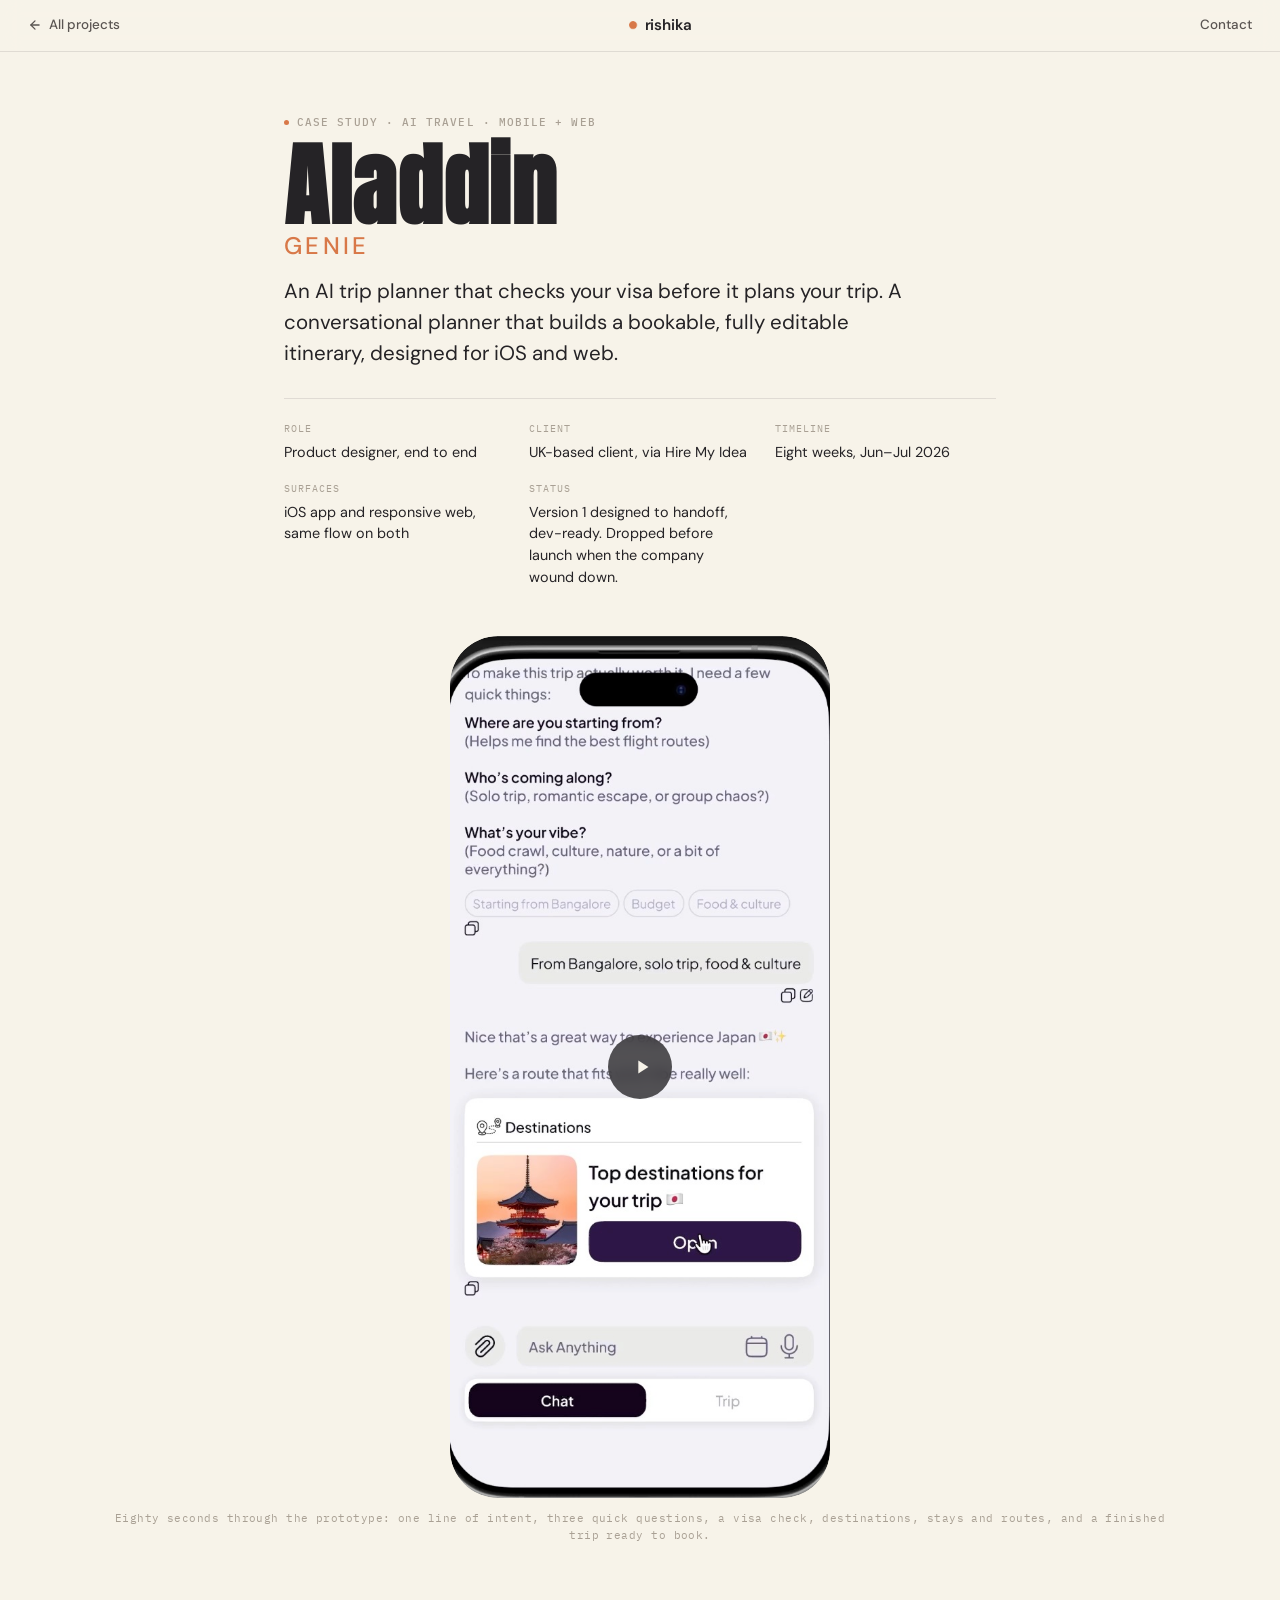
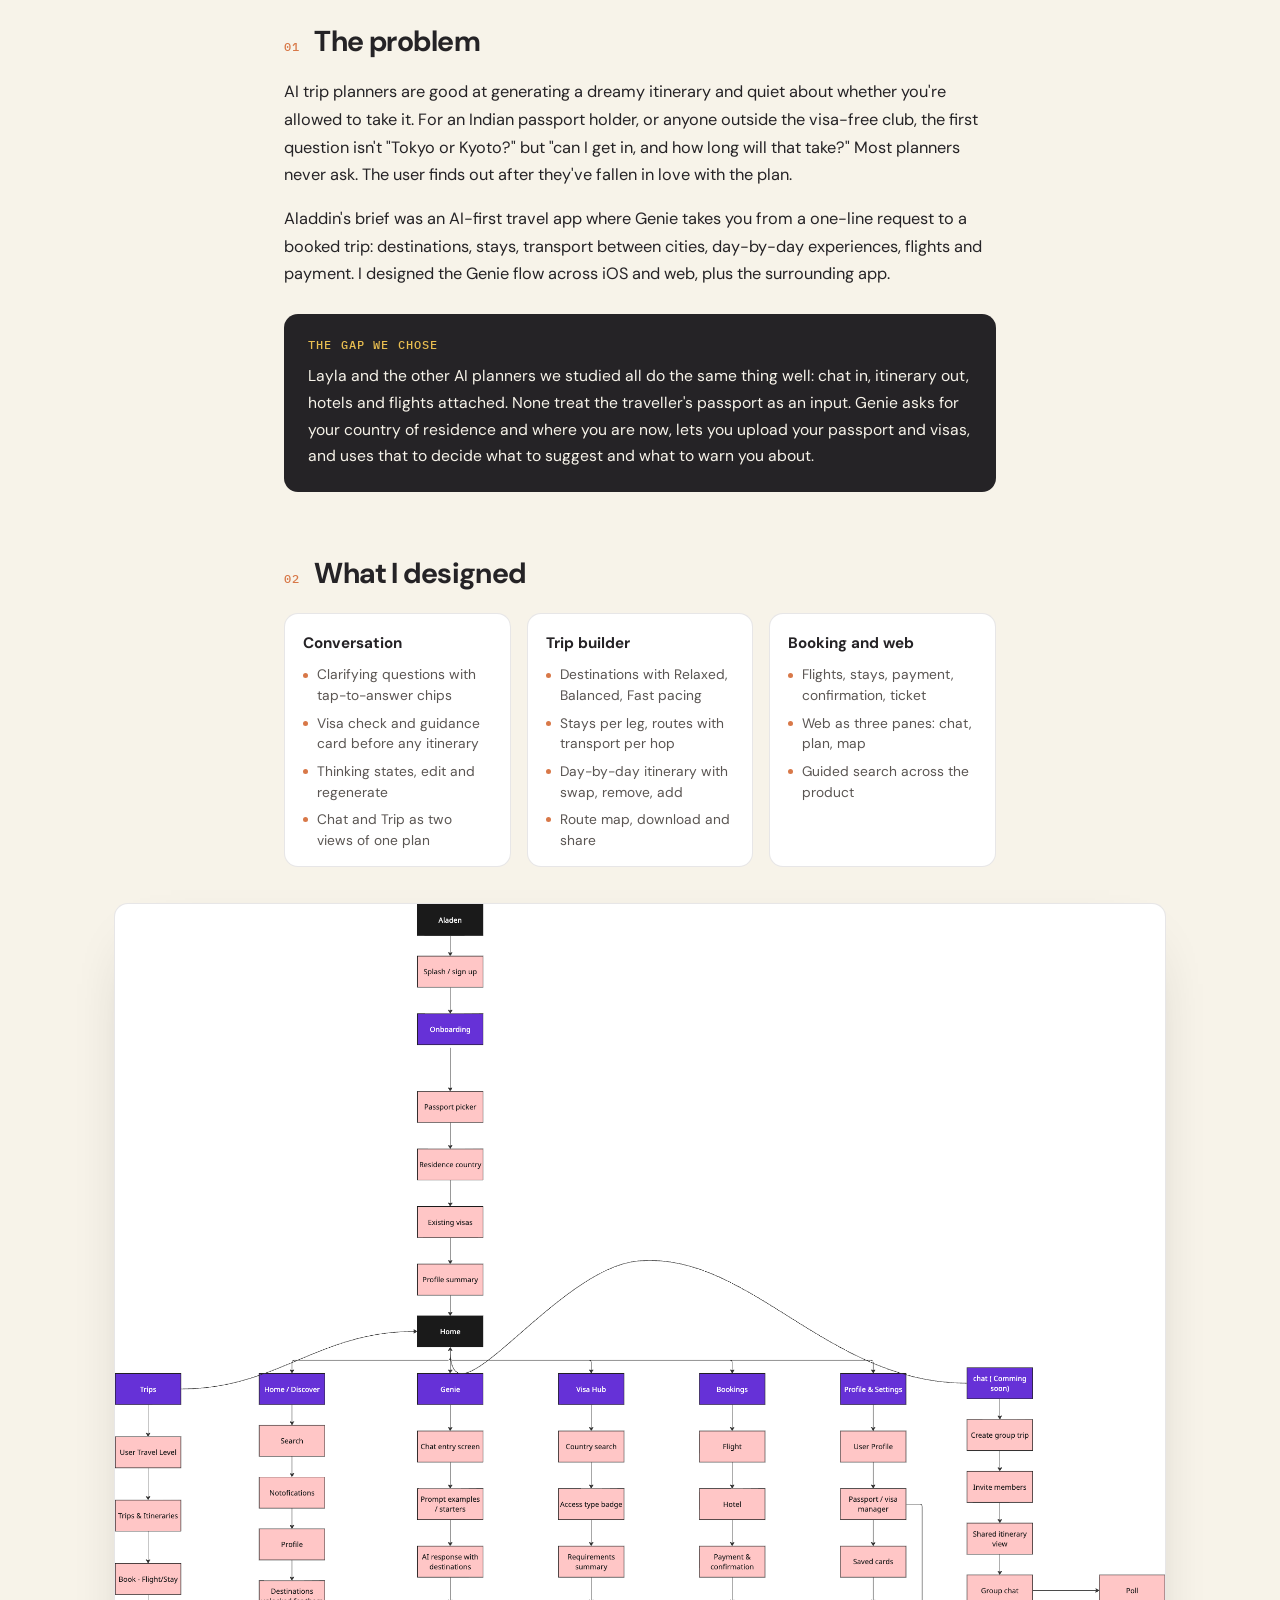
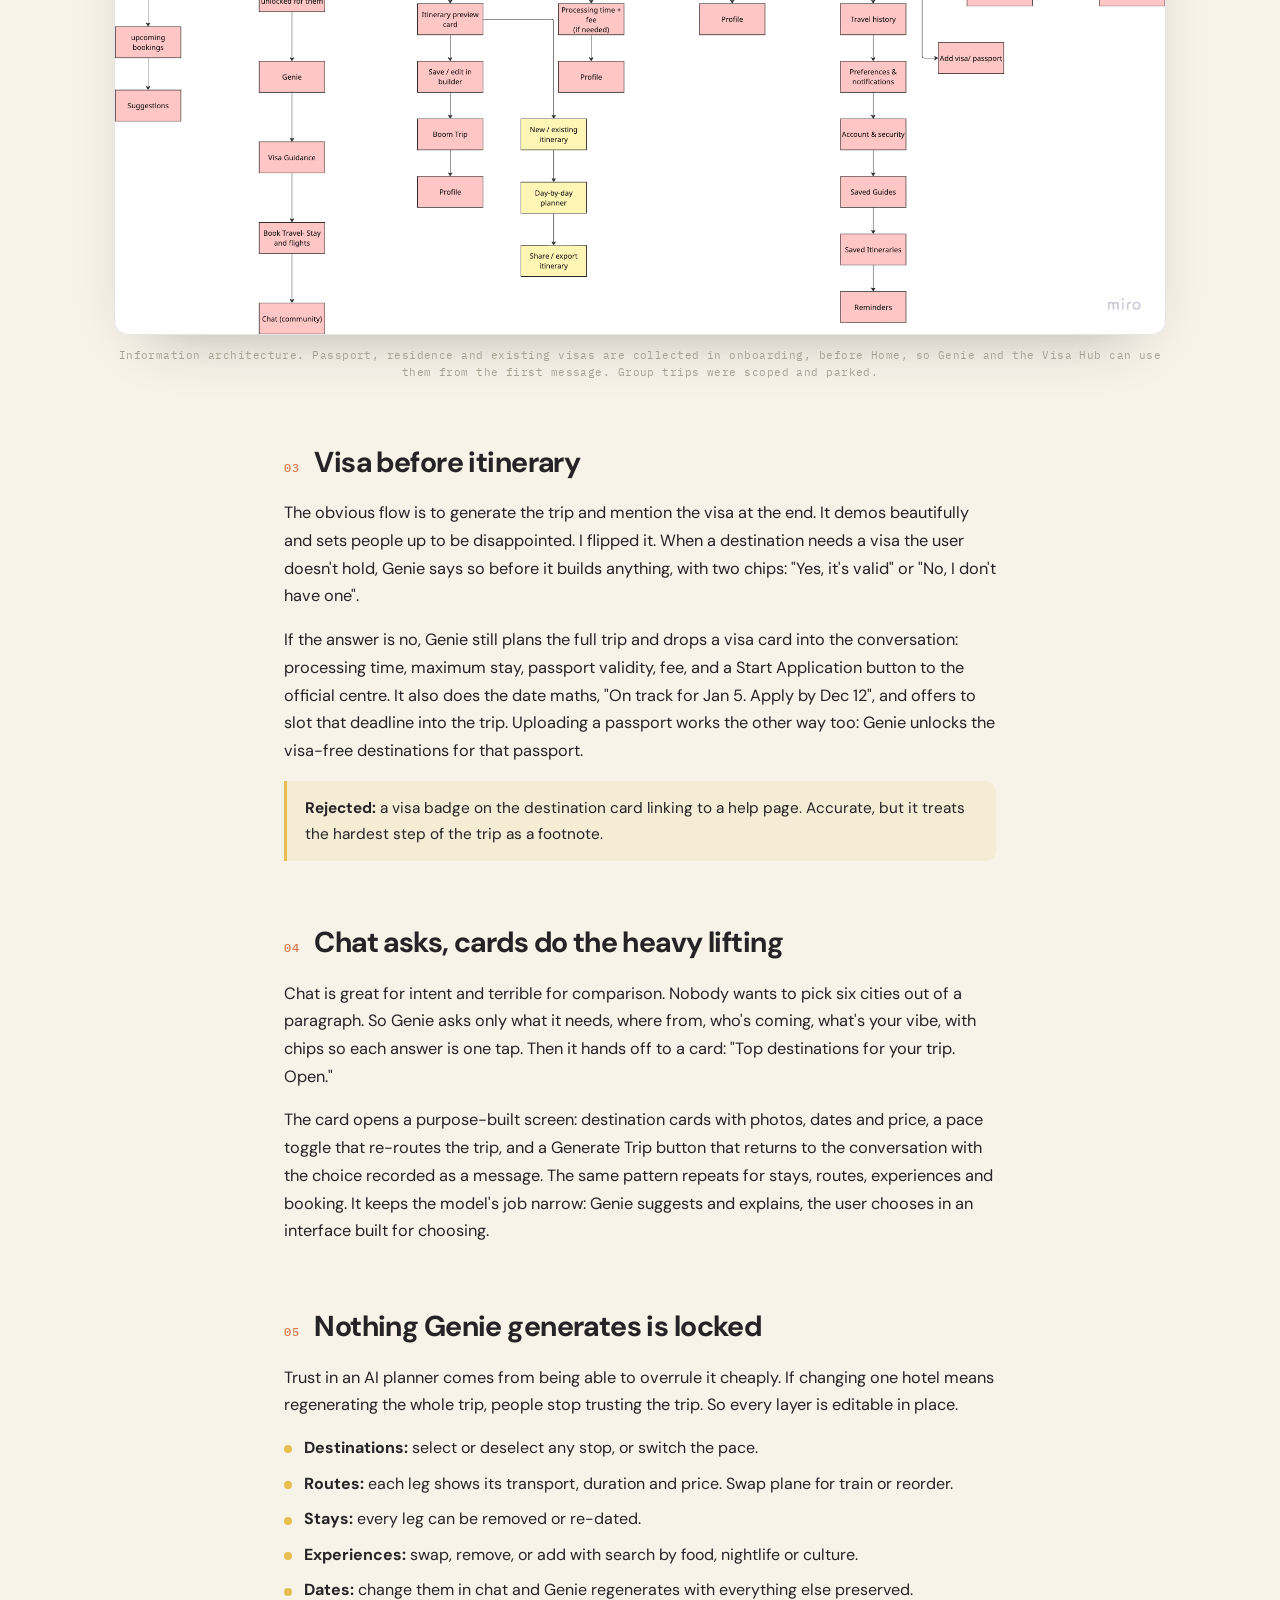
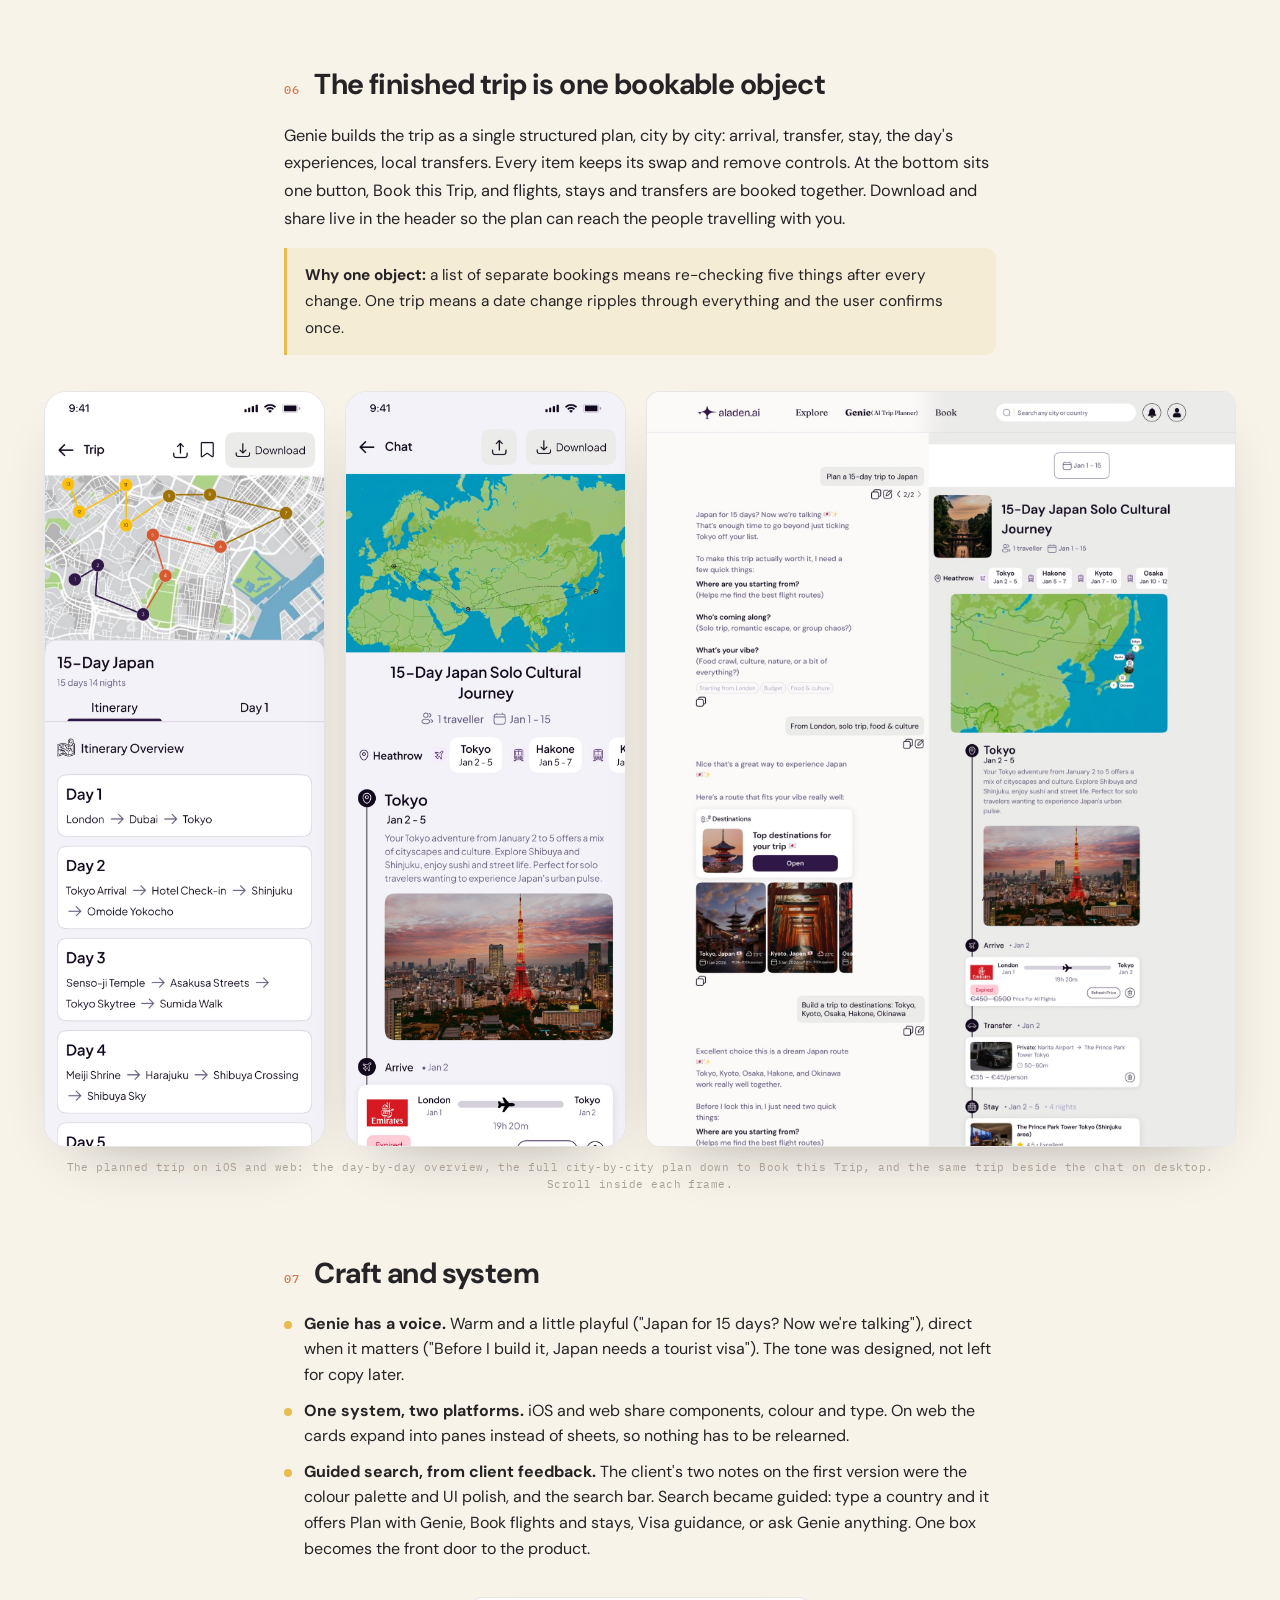
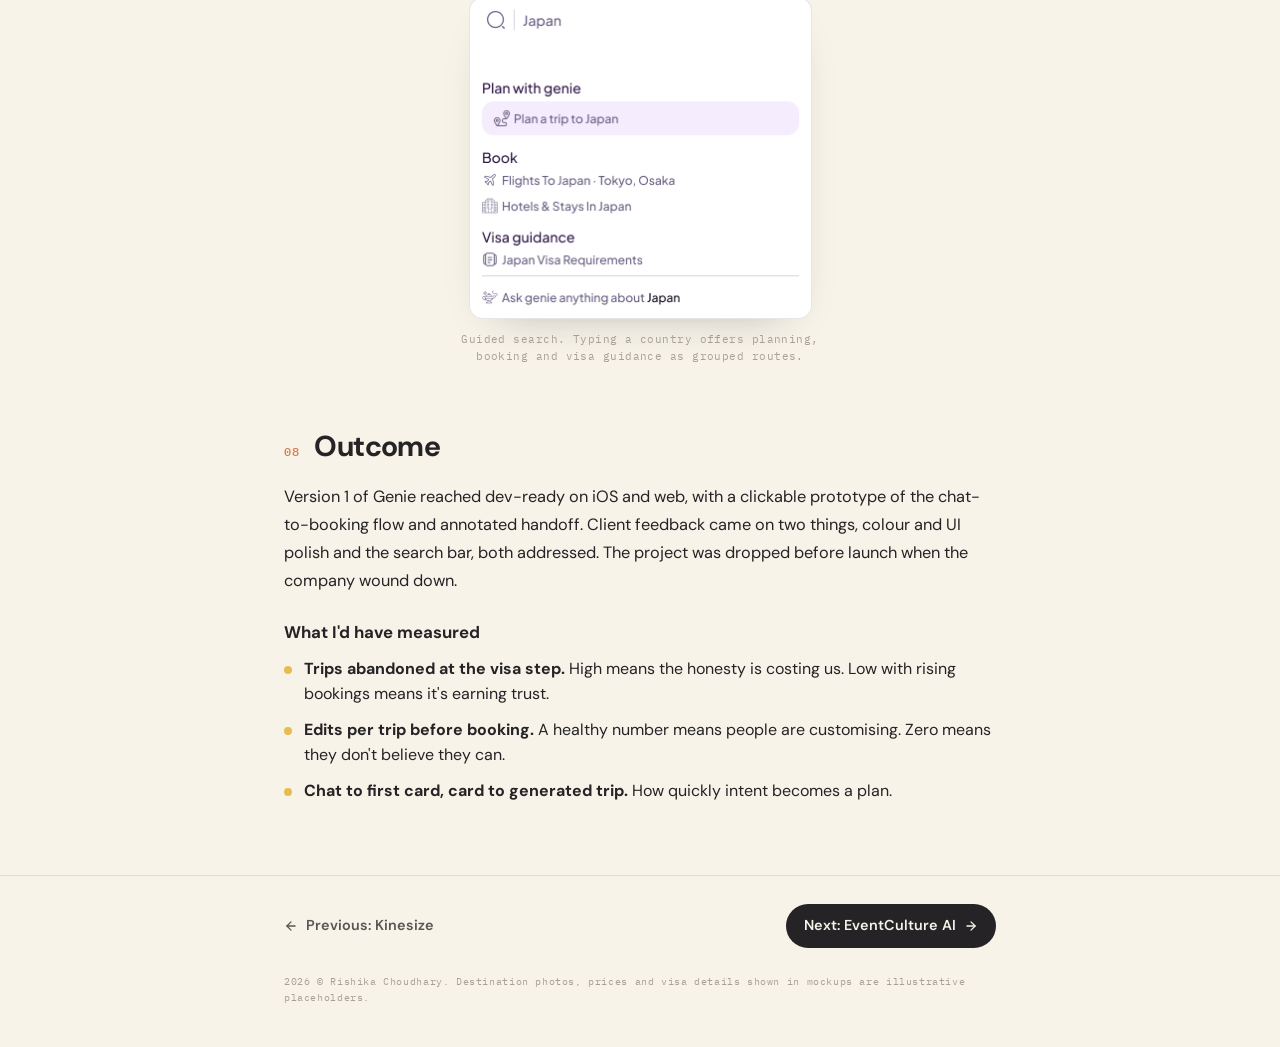
<file: aladdin.html>
<!DOCTYPE html>
<html lang="en">
<head>
  <meta charset="UTF-8" />
  <meta name="viewport" content="width=device-width, initial-scale=1.0" />
  <title>Aladdin Genie — Case Study — Rishika Choudhary</title>
  <meta name="description" content="Case study: Genie, the AI trip planner inside Aladdin. A conversational planner that checks your visa before it plans your trip, designed for mobile and web by Rishika Choudhary." />
  <link rel="icon" href="favicon.svg" type="image/svg+xml" />

  <meta property="og:type" content="article" />
  <meta property="og:url" content="https://rishikarc11.github.io/rishika-portfolio/aladdin.html" />
  <meta property="og:title" content="Aladdin Genie — Case Study — Rishika Choudhary" />
  <meta property="og:description" content="An AI trip planner that checks your visa before it plans your trip. Conversational planning for mobile and web, designed to developer handoff." />
  <meta property="og:image" content="https://rishikarc11.github.io/rishika-portfolio/work/aladdin/cover.jpg" />
  <meta name="twitter:card" content="summary_large_image" />

  <link rel="preconnect" href="https://fonts.googleapis.com" />
  <link rel="preconnect" href="https://fonts.gstatic.com" crossorigin />
  <link href="https://fonts.googleapis.com/css2?family=Anton&family=DM+Sans:ital,opsz,wght@0,9..40,400;0,9..40,500;0,9..40,600;0,9..40,700;1,9..40,400&family=IBM+Plex+Mono:wght@400;500;600&display=swap" rel="stylesheet" />
  <link rel="stylesheet" href="styles.css" />
</head>
<body class="cs-body">

  <header class="cs-topbar">
    <a href="index.html#projects" class="cs-back">
      <svg width="14" height="14" viewBox="0 0 24 24" fill="none" stroke="currentColor" stroke-width="2.2" stroke-linecap="round" stroke-linejoin="round" aria-hidden="true"><path d="M19 12H5"/><path d="m12 19-7-7 7-7"/></svg>
      All projects
    </a>
    <a href="index.html" class="cs-brand">
      <span class="brand-breathe-dot" aria-hidden="true"></span>
      <span>rishika</span>
    </a>
    <a href="index.html#contact" class="cs-topbar-contact">Contact</a>
  </header>

  <main class="cs-main">

    <!-- ================= HERO ================= -->
    <section class="cs-hero">
      <div class="cs-wrap">
        <div class="meta-label">
          <span class="sage-dot-sm" aria-hidden="true"></span>
          <span>CASE STUDY · AI TRAVEL · MOBILE + WEB</span>
        </div>
        <h1 class="cs-title">Aladdin<span class="cs-title-sub">Genie</span></h1>
        <p class="cs-lede">An AI trip planner that checks your visa before it plans your trip. A conversational planner that builds a bookable, fully editable itinerary, designed for iOS and web.</p>

        <dl class="cs-facts">
          <div><dt>Role</dt><dd>Product designer, end to end</dd></div>
          <div><dt>Client</dt><dd>UK-based client, via Hire My Idea</dd></div>
          <div><dt>Timeline</dt><dd>Eight weeks, Jun–Jul 2026</dd></div>
          <div><dt>Surfaces</dt><dd>iOS app and responsive web, same flow on both</dd></div>
          <div><dt>Status</dt><dd>Version 1 designed to handoff, dev-ready. Dropped before launch when the company wound down.</dd></div>
        </dl>
      </div>

      <figure class="cs-figure cs-figure--hero">
        <div class="cs-video-wrap">
          <video class="cs-video" src="work/aladdin/genie-flow.mp4" poster="work/aladdin/genie-poster.jpg" muted loop playsinline preload="none" aria-label="Screen recording of the Genie prototype: planning a 15-day Japan trip from the first chat message to the finished bookable itinerary"></video>
          <button type="button" class="cs-video-play" aria-label="Play the prototype walkthrough">
            <svg width="22" height="22" viewBox="0 0 24 24" fill="currentColor" aria-hidden="true"><path d="M8 5v14l11-7z"/></svg>
          </button>
        </div>
        <figcaption>Eighty seconds through the prototype: one line of intent, three quick questions, a visa check, destinations, stays and routes, and a finished trip ready to book.</figcaption>
      </figure>
    </section>

    <!-- ================= PROBLEM ================= -->
    <section class="cs-section" id="problem">
      <div class="cs-wrap">
        <h2 class="cs-h2"><span class="cs-num">01</span>The problem</h2>
        <p>AI trip planners are good at generating a dreamy itinerary and quiet about whether you're allowed to take it. For an Indian passport holder, or anyone outside the visa-free club, the first question isn't "Tokyo or Kyoto?" but "can I get in, and how long will that take?" Most planners never ask. The user finds out after they've fallen in love with the plan.</p>
        <p>Aladdin's brief was an AI-first travel app where Genie takes you from a one-line request to a booked trip: destinations, stays, transport between cities, day-by-day experiences, flights and payment. I designed the Genie flow across iOS and web, plus the surrounding app.</p>

        <aside class="cs-callout">
          <h3>The gap we chose</h3>
          <p>Layla and the other AI planners we studied all do the same thing well: chat in, itinerary out, hotels and flights attached. None treat the traveller's passport as an input. Genie asks for your country of residence and where you are now, lets you upload your passport and visas, and uses that to decide what to suggest and what to warn you about.</p>
        </aside>
      </div>
    </section>

    <!-- ================= WHAT I DESIGNED ================= -->
    <section class="cs-section" id="designed">
      <div class="cs-wrap">
        <h2 class="cs-h2"><span class="cs-num">02</span>What I designed</h2>
        <div class="cs-grid-3">
          <div class="cs-card">
            <h3>Conversation</h3>
            <ul>
              <li>Clarifying questions with tap-to-answer chips</li>
              <li>Visa check and guidance card before any itinerary</li>
              <li>Thinking states, edit and regenerate</li>
              <li>Chat and Trip as two views of one plan</li>
            </ul>
          </div>
          <div class="cs-card">
            <h3>Trip builder</h3>
            <ul>
              <li>Destinations with Relaxed, Balanced, Fast pacing</li>
              <li>Stays per leg, routes with transport per hop</li>
              <li>Day-by-day itinerary with swap, remove, add</li>
              <li>Route map, download and share</li>
            </ul>
          </div>
          <div class="cs-card">
            <h3>Booking and web</h3>
            <ul>
              <li>Flights, stays, payment, confirmation, ticket</li>
              <li>Web as three panes: chat, plan, map</li>
              <li>Guided search across the product</li>
            </ul>
          </div>
        </div>
      </div>
      <figure class="cs-figure">
        <img src="work/aladdin/ia.png" alt="Aladdin information architecture: splash and onboarding collect passport, residence country and existing visas before Home; from Home, seven branches for Trips, Home and Discover, Genie, Visa Hub, Bookings, Profile and Settings, and group chat marked coming soon" loading="lazy" />
        <figcaption>Information architecture. Passport, residence and existing visas are collected in onboarding, before Home, so Genie and the Visa Hub can use them from the first message. Group trips were scoped and parked.</figcaption>
      </figure>
    </section>

    <!-- ================= DECISION 1 ================= -->
    <section class="cs-section" id="decision-1">
      <div class="cs-wrap">
        <h2 class="cs-h2"><span class="cs-num">03</span>Visa before itinerary</h2>
        <p>The obvious flow is to generate the trip and mention the visa at the end. It demos beautifully and sets people up to be disappointed. I flipped it. When a destination needs a visa the user doesn't hold, Genie says so before it builds anything, with two chips: "Yes, it's valid" or "No, I don't have one".</p>
        <p>If the answer is no, Genie still plans the full trip and drops a visa card into the conversation: processing time, maximum stay, passport validity, fee, and a Start Application button to the official centre. It also does the date maths, "On track for Jan 5. Apply by Dec 12", and offers to slot that deadline into the trip. Uploading a passport works the other way too: Genie unlocks the visa-free destinations for that passport.</p>
        <p class="cs-alt"><strong>Rejected:</strong> a visa badge on the destination card linking to a help page. Accurate, but it treats the hardest step of the trip as a footnote.</p>
      </div>
    </section>

    <!-- ================= DECISION 2 ================= -->
    <section class="cs-section" id="decision-2">
      <div class="cs-wrap">
        <h2 class="cs-h2"><span class="cs-num">04</span>Chat asks, cards do the heavy lifting</h2>
        <p>Chat is great for intent and terrible for comparison. Nobody wants to pick six cities out of a paragraph. So Genie asks only what it needs, where from, who's coming, what's your vibe, with chips so each answer is one tap. Then it hands off to a card: "Top destinations for your trip. Open."</p>
        <p>The card opens a purpose-built screen: destination cards with photos, dates and price, a pace toggle that re-routes the trip, and a Generate Trip button that returns to the conversation with the choice recorded as a message. The same pattern repeats for stays, routes, experiences and booking. It keeps the model's job narrow: Genie suggests and explains, the user chooses in an interface built for choosing.</p>
      </div>
    </section>

    <!-- ================= DECISION 3 ================= -->
    <section class="cs-section" id="decision-3">
      <div class="cs-wrap">
        <h2 class="cs-h2"><span class="cs-num">05</span>Nothing Genie generates is locked</h2>
        <p>Trust in an AI planner comes from being able to overrule it cheaply. If changing one hotel means regenerating the whole trip, people stop trusting the trip. So every layer is editable in place.</p>
        <ul class="cs-list">
          <li><strong>Destinations:</strong> select or deselect any stop, or switch the pace.</li>
          <li><strong>Routes:</strong> each leg shows its transport, duration and price. Swap plane for train or reorder.</li>
          <li><strong>Stays:</strong> every leg can be removed or re-dated.</li>
          <li><strong>Experiences:</strong> swap, remove, or add with search by food, nightlife or culture.</li>
          <li><strong>Dates:</strong> change them in chat and Genie regenerates with everything else preserved.</li>
        </ul>
      </div>
    </section>

    <!-- ================= THE FINISHED TRIP ================= -->
    <section class="cs-section" id="trip">
      <div class="cs-wrap">
        <h2 class="cs-h2"><span class="cs-num">06</span>The finished trip is one bookable object</h2>
        <p>Genie builds the trip as a single structured plan, city by city: arrival, transfer, stay, the day's experiences, local transfers. Every item keeps its swap and remove controls. At the bottom sits one button, Book this Trip, and flights, stays and transfers are booked together. Download and share live in the header so the plan can reach the people travelling with you.</p>
        <p class="cs-alt"><strong>Why one object:</strong> a list of separate bookings means re-checking five things after every change. One trip means a date change ripples through everything and the user confirms once.</p>
      </div>
      <figure class="cs-figure cs-figure--wide">
        <div class="cs-trip cs-trip--3">
          <div class="cs-device cs-device--tall">
            <img src="work/aladdin/overview.jpg" alt="Trip view on iOS: route map at the top and the 15-day itinerary overview, one card per day" loading="lazy" />
          </div>
          <div class="cs-device cs-device--tall">
            <img src="work/aladdin/trip-full.jpg" alt="The complete 15-day Japan trip on iOS: city blocks for Tokyo, Hakone, Kyoto, Osaka and Okinawa, each with arrival, transfer, stay, day-by-day itinerary and local transfers, ending in Book this Trip" loading="lazy" />
          </div>
          <div class="cs-scroll cs-scroll--tall">
            <img src="work/aladdin/web-trip.jpg" alt="The same complete trip on web: Genie chat on the left and the full city-by-city plan on the right, with a Book Trip button at the bottom" loading="lazy" />
          </div>
        </div>
        <figcaption>The planned trip on iOS and web: the day-by-day overview, the full city-by-city plan down to Book this Trip, and the same trip beside the chat on desktop. Scroll inside each frame.</figcaption>
      </figure>
    </section>

    <!-- ================= CRAFT ================= -->
    <section class="cs-section" id="craft">
      <div class="cs-wrap">
        <h2 class="cs-h2"><span class="cs-num">07</span>Craft and system</h2>
        <ul class="cs-list">
          <li><strong>Genie has a voice.</strong> Warm and a little playful ("Japan for 15 days? Now we're talking"), direct when it matters ("Before I build it, Japan needs a tourist visa"). The tone was designed, not left for copy later.</li>
          <li><strong>One system, two platforms.</strong> iOS and web share components, colour and type. On web the cards expand into panes instead of sheets, so nothing has to be relearned.</li>
          <li><strong>Guided search, from client feedback.</strong> The client's two notes on the first version were the colour palette and UI polish, and the search bar. Search became guided: type a country and it offers Plan with Genie, Book flights and stays, Visa guidance, or ask Genie anything. One box becomes the front door to the product.</li>
        </ul>
      </div>
      <figure class="cs-figure cs-figure--small">
        <img src="work/aladdin/guided-search.png" alt="Guided search dropdown after typing Japan: Plan with Genie, Book with flights and hotels in Japan, Visa guidance with Japan visa requirements, and Ask Genie anything about Japan" loading="lazy" />
        <figcaption>Guided search. Typing a country offers planning, booking and visa guidance as grouped routes.</figcaption>
      </figure>
    </section>

    <!-- ================= OUTCOME ================= -->
    <section class="cs-section" id="outcome">
      <div class="cs-wrap">
        <h2 class="cs-h2"><span class="cs-num">08</span>Outcome</h2>
        <p>Version 1 of Genie reached dev-ready on iOS and web, with a clickable prototype of the chat-to-booking flow and annotated handoff. Client feedback came on two things, colour and UI polish and the search bar, both addressed. The project was dropped before launch when the company wound down.</p>
        <h3 class="cs-h3">What I'd have measured</h3>
        <ul class="cs-list">
          <li><strong>Trips abandoned at the visa step.</strong> High means the honesty is costing us. Low with rising bookings means it's earning trust.</li>
          <li><strong>Edits per trip before booking.</strong> A healthy number means people are customising. Zero means they don't believe they can.</li>
          <li><strong>Chat to first card, card to generated trip.</strong> How quickly intent becomes a plan.</li>
        </ul>
      </div>
    </section>

    <footer class="cs-footer">
      <div class="cs-wrap cs-footer-inner">
        <a href="kinesize.html" class="cs-footer-link">
          <svg width="14" height="14" viewBox="0 0 24 24" fill="none" stroke="currentColor" stroke-width="2.2" stroke-linecap="round" stroke-linejoin="round" aria-hidden="true"><path d="M19 12H5"/><path d="m12 19-7-7 7-7"/></svg>
          Previous: Kinesize
        </a>
        <a href="eventculture.html" class="cs-footer-link cs-footer-link--primary">
          Next: EventCulture AI
          <svg width="14" height="14" viewBox="0 0 24 24" fill="none" stroke="currentColor" stroke-width="2.2" stroke-linecap="round" stroke-linejoin="round" aria-hidden="true"><path d="M5 12h14"/><path d="m12 5 7 7-7 7"/></svg>
        </a>
      </div>
      <p class="cs-copyright">2026 © Rishika Choudhary. Destination photos, prices and visa details shown in mockups are illustrative placeholders.</p>
    </footer>

  </main>

  <script>
    (function(){
      var wrap=document.querySelector('.cs-video-wrap'); if(!wrap) return;
      var v=wrap.querySelector('video'), btn=wrap.querySelector('.cs-video-play');
      var reduce=window.matchMedia('(prefers-reduced-motion: reduce)').matches;
      function play(){ v.play().then(function(){ wrap.classList.add('is-playing'); }).catch(function(){}); }
      function pause(){ v.pause(); wrap.classList.remove('is-playing'); }
      btn.addEventListener('click', function(){ v.paused ? play() : pause(); });
      v.addEventListener('click', function(){ v.paused ? play() : pause(); });
      if(!reduce && 'IntersectionObserver' in window){
        new IntersectionObserver(function(es){ es.forEach(function(e){ e.isIntersecting ? play() : pause(); }); }, {threshold:0.35}).observe(wrap);
      }
    })();
  </script>
</body>
</html>
</file>
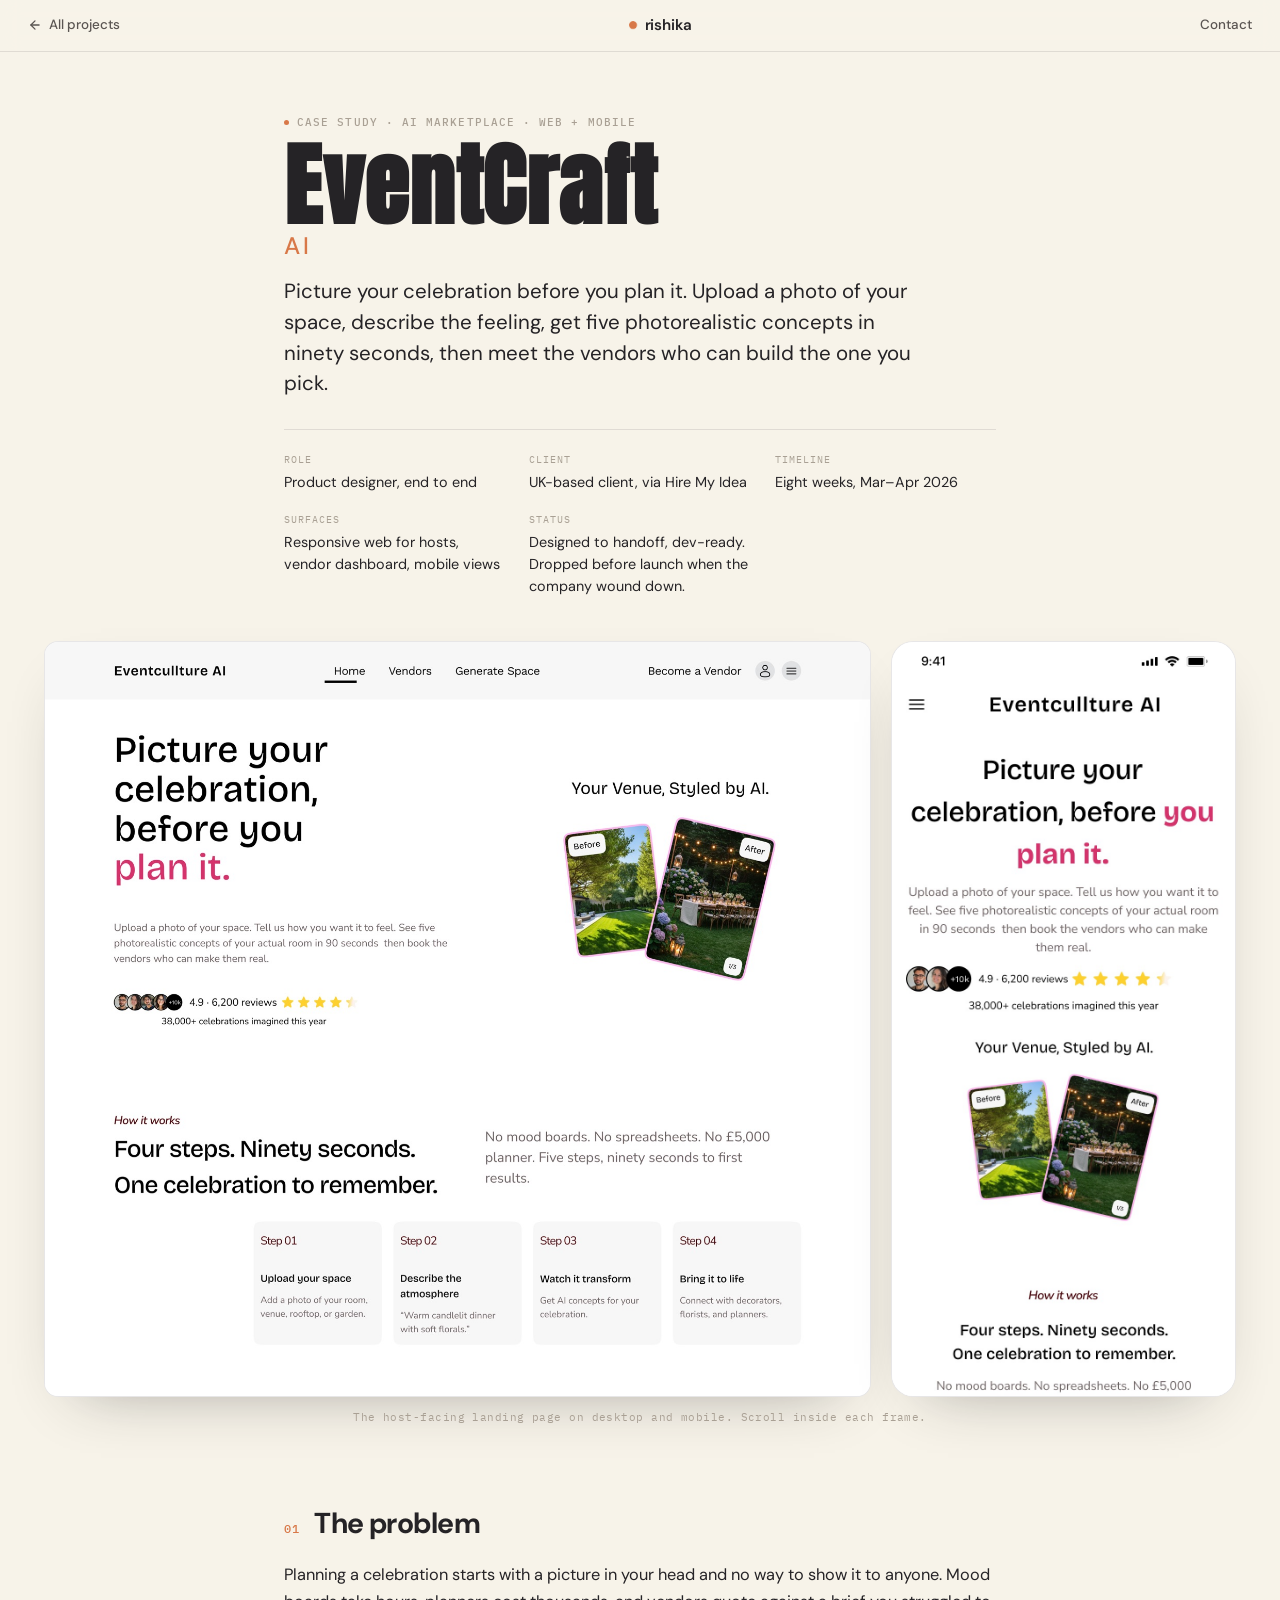
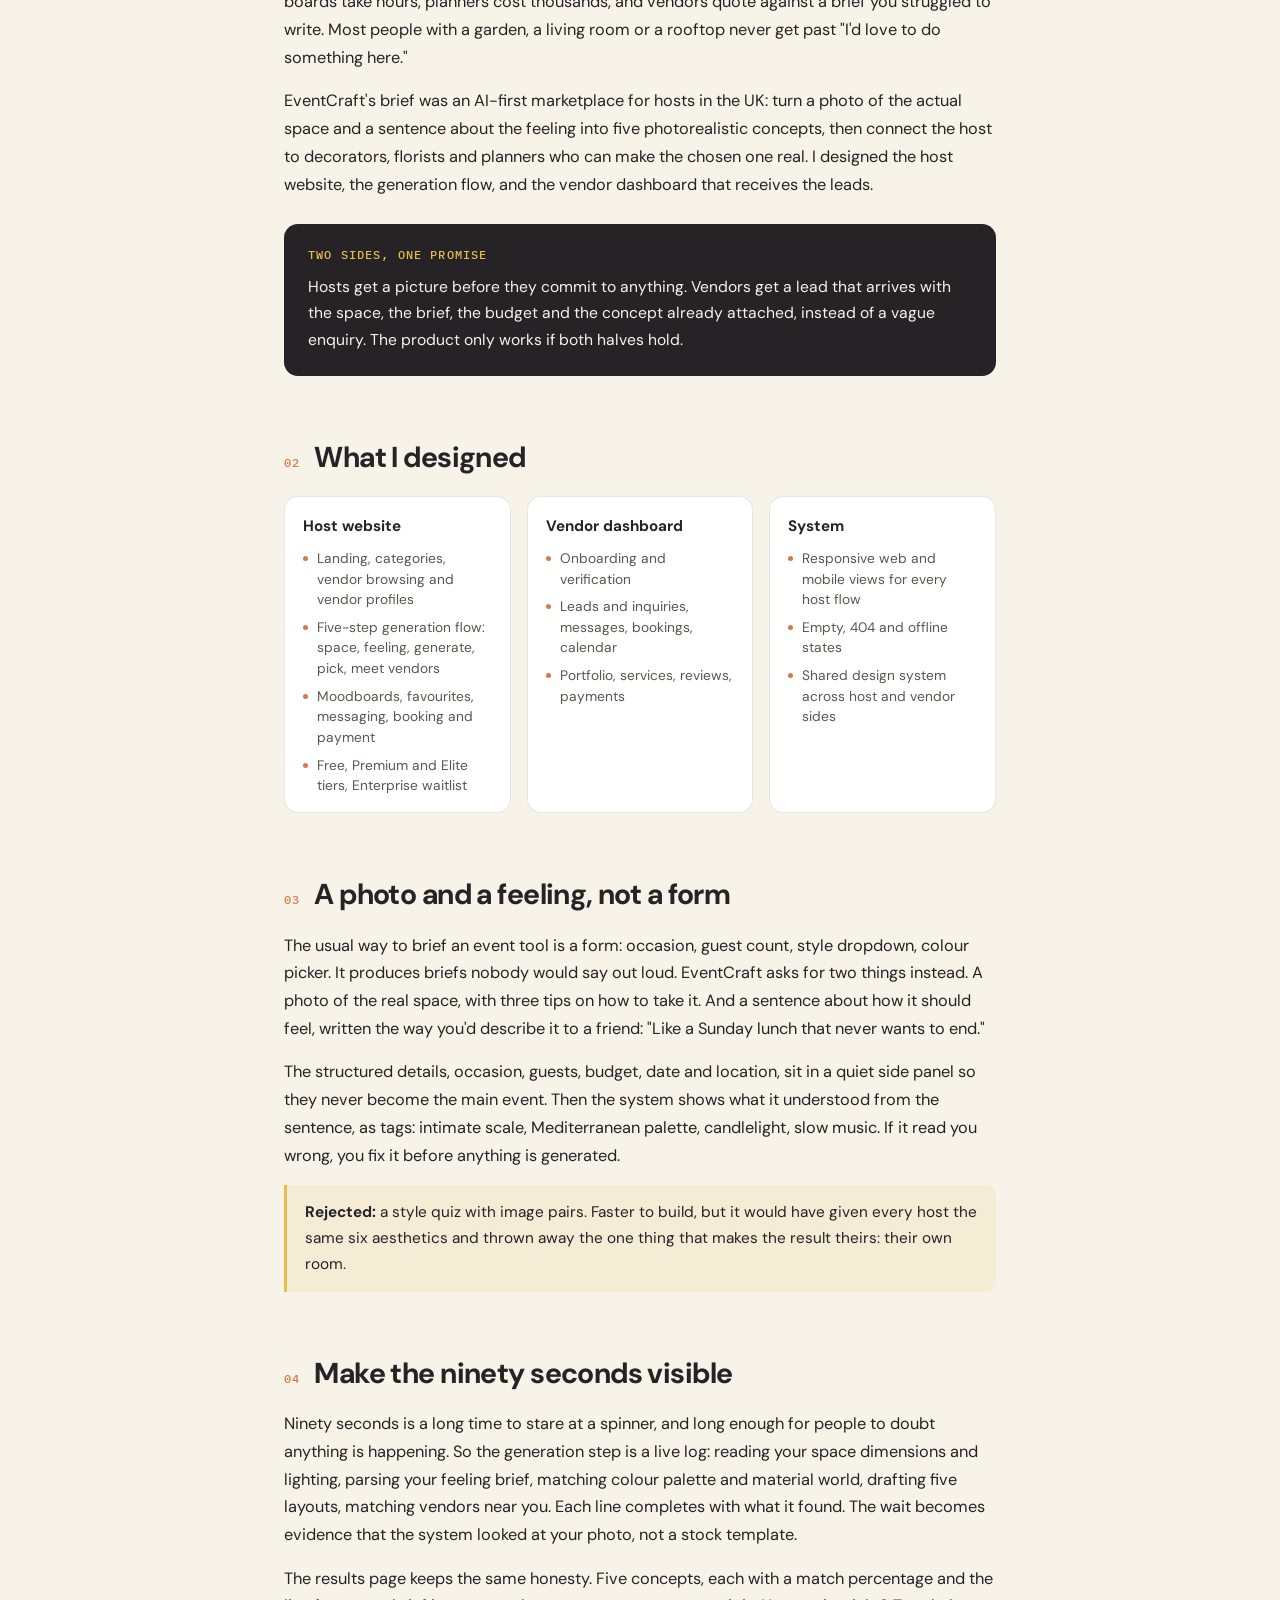
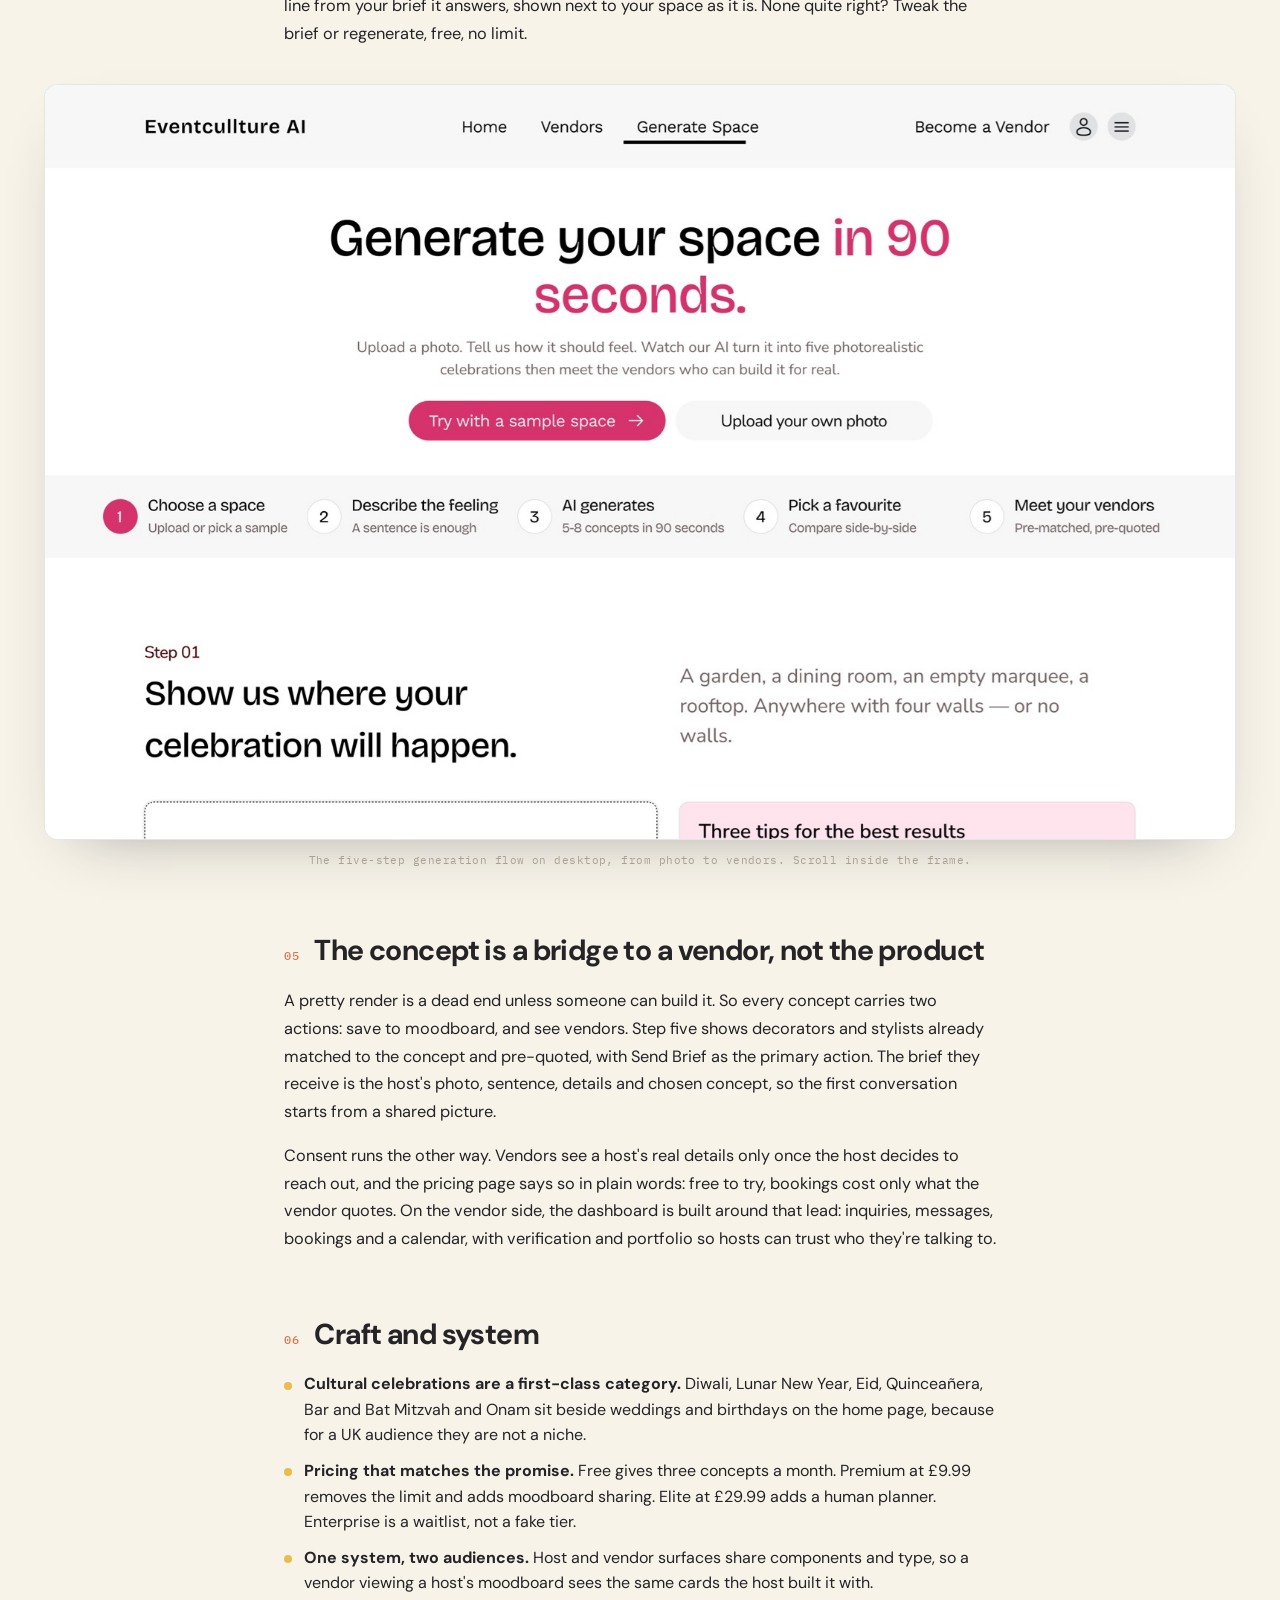
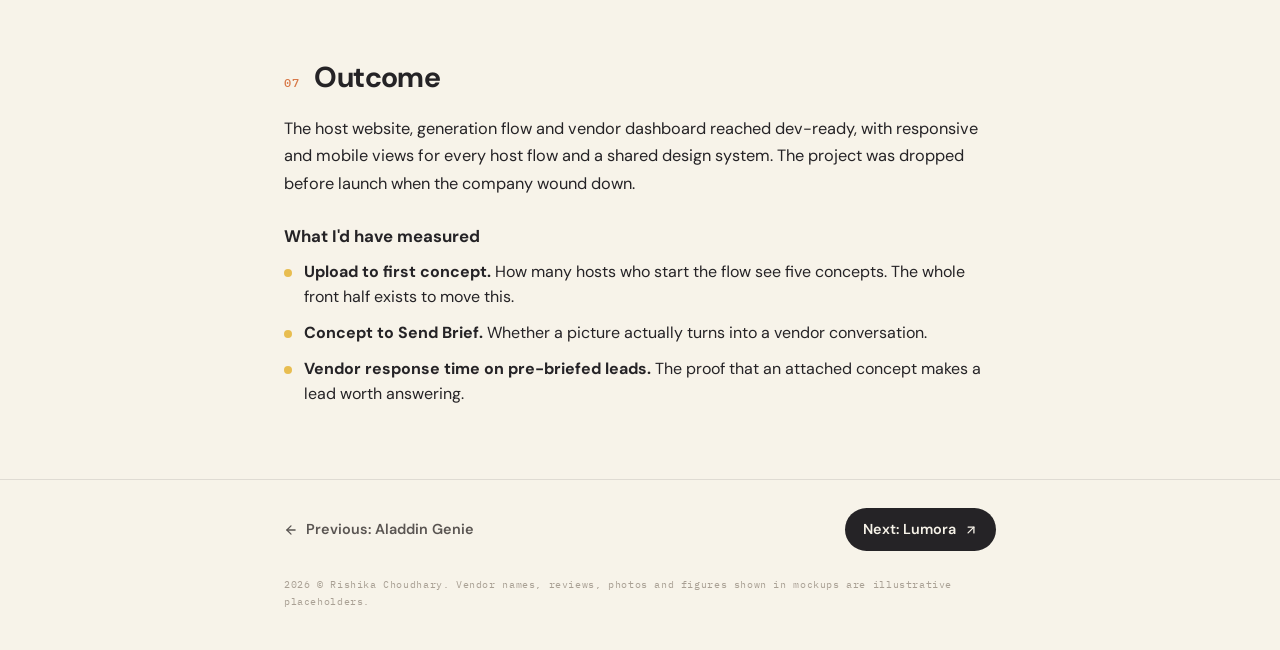
<file: eventcraft.html>
<!DOCTYPE html>
<html lang="en">
<head>
  <meta charset="UTF-8" />
  <meta name="viewport" content="width=device-width, initial-scale=1.0" />
  <title>EventCraft AI — Case Study — Rishika Choudhary</title>
  <meta name="description" content="Case study: EventCraft AI, a two-sided marketplace where hosts upload a photo of their space, get five photorealistic celebration concepts in ninety seconds, and meet the vendors who can build them. Designed by Rishika Choudhary." />
  <link rel="icon" href="favicon.svg" type="image/svg+xml" />

  <meta property="og:type" content="article" />
  <meta property="og:url" content="https://rishikarc11.github.io/rishika-portfolio/eventcraft.html" />
  <meta property="og:title" content="EventCraft AI — Case Study — Rishika Choudhary" />
  <meta property="og:description" content="Picture your celebration before you plan it. A photo, a feeling, five concepts in ninety seconds, and the vendors to build them. Two-sided marketplace, web and mobile." />
  <meta property="og:image" content="https://rishikarc11.github.io/rishika-portfolio/work/eventcraft/cover.jpg" />
  <meta name="twitter:card" content="summary_large_image" />

  <link rel="preconnect" href="https://fonts.googleapis.com" />
  <link rel="preconnect" href="https://fonts.gstatic.com" crossorigin />
  <link href="https://fonts.googleapis.com/css2?family=Anton&family=DM+Sans:ital,opsz,wght@0,9..40,400;0,9..40,500;0,9..40,600;0,9..40,700;1,9..40,400&family=IBM+Plex+Mono:wght@400;500;600&display=swap" rel="stylesheet" />
  <link rel="stylesheet" href="styles.css" />
</head>
<body class="cs-body">

  <header class="cs-topbar">
    <a href="index.html#projects" class="cs-back">
      <svg width="14" height="14" viewBox="0 0 24 24" fill="none" stroke="currentColor" stroke-width="2.2" stroke-linecap="round" stroke-linejoin="round" aria-hidden="true"><path d="M19 12H5"/><path d="m12 19-7-7 7-7"/></svg>
      All projects
    </a>
    <a href="index.html" class="cs-brand">
      <span class="brand-breathe-dot" aria-hidden="true"></span>
      <span>rishika</span>
    </a>
    <a href="index.html#contact" class="cs-topbar-contact">Contact</a>
  </header>

  <main class="cs-main">

    <!-- ================= HERO ================= -->
    <section class="cs-hero">
      <div class="cs-wrap">
        <div class="meta-label">
          <span class="sage-dot-sm" aria-hidden="true"></span>
          <span>CASE STUDY · AI MARKETPLACE · WEB + MOBILE</span>
        </div>
        <h1 class="cs-title">EventCraft<span class="cs-title-sub">AI</span></h1>
        <p class="cs-lede">Picture your celebration before you plan it. Upload a photo of your space, describe the feeling, get five photorealistic concepts in ninety seconds, then meet the vendors who can build the one you pick.</p>

        <dl class="cs-facts">
          <div><dt>Role</dt><dd>Product designer, end to end</dd></div>
          <div><dt>Client</dt><dd>UK-based client, via Hire My Idea</dd></div>
          <div><dt>Timeline</dt><dd>Eight weeks, Mar–Apr 2026</dd></div>
          <div><dt>Surfaces</dt><dd>Responsive web for hosts, vendor dashboard, mobile views</dd></div>
          <div><dt>Status</dt><dd>Designed to handoff, dev-ready. Dropped before launch when the company wound down.</dd></div>
        </dl>
      </div>

      <figure class="cs-figure cs-figure--wide">
        <div class="cs-trip cs-trip--hero">
          <div class="cs-scroll cs-scroll--tall">
            <img src="work/eventcraft/web-landing.jpg" alt="EventCraft landing page on desktop: headline 'Picture your celebration, before you plan it', four-step how-it-works, a search band of celebration photos, category tiles for weddings, milestone birthdays, cultural celebrations, corporate, at-home gatherings and anniversaries, top vendors, pricing tiers and testimonials" loading="eager" />
          </div>
          <div class="cs-device cs-device--tall">
            <img src="work/eventcraft/mobile-landing.jpg" alt="The same EventCraft landing page on mobile" loading="eager" />
          </div>
        </div>
        <figcaption>The host-facing landing page on desktop and mobile. Scroll inside each frame.</figcaption>
      </figure>
    </section>

    <!-- ================= PROBLEM ================= -->
    <section class="cs-section" id="problem">
      <div class="cs-wrap">
        <h2 class="cs-h2"><span class="cs-num">01</span>The problem</h2>
        <p>Planning a celebration starts with a picture in your head and no way to show it to anyone. Mood boards take hours, planners cost thousands, and vendors quote against a brief you struggled to write. Most people with a garden, a living room or a rooftop never get past "I'd love to do something here."</p>
        <p>EventCraft's brief was an AI-first marketplace for hosts in the UK: turn a photo of the actual space and a sentence about the feeling into five photorealistic concepts, then connect the host to decorators, florists and planners who can make the chosen one real. I designed the host website, the generation flow, and the vendor dashboard that receives the leads.</p>

        <aside class="cs-callout">
          <h3>Two sides, one promise</h3>
          <p>Hosts get a picture before they commit to anything. Vendors get a lead that arrives with the space, the brief, the budget and the concept already attached, instead of a vague enquiry. The product only works if both halves hold.</p>
        </aside>
      </div>
    </section>

    <!-- ================= WHAT I DESIGNED ================= -->
    <section class="cs-section" id="designed">
      <div class="cs-wrap">
        <h2 class="cs-h2"><span class="cs-num">02</span>What I designed</h2>
        <div class="cs-grid-3">
          <div class="cs-card">
            <h3>Host website</h3>
            <ul>
              <li>Landing, categories, vendor browsing and vendor profiles</li>
              <li>Five-step generation flow: space, feeling, generate, pick, meet vendors</li>
              <li>Moodboards, favourites, messaging, booking and payment</li>
              <li>Free, Premium and Elite tiers, Enterprise waitlist</li>
            </ul>
          </div>
          <div class="cs-card">
            <h3>Vendor dashboard</h3>
            <ul>
              <li>Onboarding and verification</li>
              <li>Leads and inquiries, messages, bookings, calendar</li>
              <li>Portfolio, services, reviews, payments</li>
            </ul>
          </div>
          <div class="cs-card">
            <h3>System</h3>
            <ul>
              <li>Responsive web and mobile views for every host flow</li>
              <li>Empty, 404 and offline states</li>
              <li>Shared design system across host and vendor sides</li>
            </ul>
          </div>
        </div>
      </div>
    </section>

    <!-- ================= DECISION 1 ================= -->
    <section class="cs-section" id="decision-1">
      <div class="cs-wrap">
        <h2 class="cs-h2"><span class="cs-num">03</span>A photo and a feeling, not a form</h2>
        <p>The usual way to brief an event tool is a form: occasion, guest count, style dropdown, colour picker. It produces briefs nobody would say out loud. EventCraft asks for two things instead. A photo of the real space, with three tips on how to take it. And a sentence about how it should feel, written the way you'd describe it to a friend: "Like a Sunday lunch that never wants to end."</p>
        <p>The structured details, occasion, guests, budget, date and location, sit in a quiet side panel so they never become the main event. Then the system shows what it understood from the sentence, as tags: intimate scale, Mediterranean palette, candlelight, slow music. If it read you wrong, you fix it before anything is generated.</p>
        <p class="cs-alt"><strong>Rejected:</strong> a style quiz with image pairs. Faster to build, but it would have given every host the same six aesthetics and thrown away the one thing that makes the result theirs: their own room.</p>
      </div>
    </section>

    <!-- ================= DECISION 2 ================= -->
    <section class="cs-section" id="decision-2">
      <div class="cs-wrap">
        <h2 class="cs-h2"><span class="cs-num">04</span>Make the ninety seconds visible</h2>
        <p>Ninety seconds is a long time to stare at a spinner, and long enough for people to doubt anything is happening. So the generation step is a live log: reading your space dimensions and lighting, parsing your feeling brief, matching colour palette and material world, drafting five layouts, matching vendors near you. Each line completes with what it found. The wait becomes evidence that the system looked at your photo, not a stock template.</p>
        <p>The results page keeps the same honesty. Five concepts, each with a match percentage and the line from your brief it answers, shown next to your space as it is. None quite right? Tweak the brief or regenerate, free, no limit.</p>
      </div>
      <figure class="cs-figure cs-figure--wide">
        <div class="cs-scroll cs-scroll--tall">
          <img src="work/eventcraft/web-generate.jpg" alt="EventCraft generate-space flow on desktop: step one upload a photo of your space with tips, step two describe how it should feel with event details and tags the system picked up, step three a live generation log with a countdown, step four five photorealistic concepts with match percentages beside the original space, step five the vendors who can build it" loading="lazy" />
        </div>
        <figcaption>The five-step generation flow on desktop, from photo to vendors. Scroll inside the frame.</figcaption>
      </figure>
    </section>

    <!-- ================= DECISION 3 ================= -->
    <section class="cs-section" id="decision-3">
      <div class="cs-wrap">
        <h2 class="cs-h2"><span class="cs-num">05</span>The concept is a bridge to a vendor, not the product</h2>
        <p>A pretty render is a dead end unless someone can build it. So every concept carries two actions: save to moodboard, and see vendors. Step five shows decorators and stylists already matched to the concept and pre-quoted, with Send Brief as the primary action. The brief they receive is the host's photo, sentence, details and chosen concept, so the first conversation starts from a shared picture.</p>
        <p>Consent runs the other way. Vendors see a host's real details only once the host decides to reach out, and the pricing page says so in plain words: free to try, bookings cost only what the vendor quotes. On the vendor side, the dashboard is built around that lead: inquiries, messages, bookings and a calendar, with verification and portfolio so hosts can trust who they're talking to.</p>
      </div>
    </section>

    <!-- ================= CRAFT ================= -->
    <section class="cs-section" id="craft">
      <div class="cs-wrap">
        <h2 class="cs-h2"><span class="cs-num">06</span>Craft and system</h2>
        <ul class="cs-list">
          <li><strong>Cultural celebrations are a first-class category.</strong> Diwali, Lunar New Year, Eid, Quinceañera, Bar and Bat Mitzvah and Onam sit beside weddings and birthdays on the home page, because for a UK audience they are not a niche.</li>
          <li><strong>Pricing that matches the promise.</strong> Free gives three concepts a month. Premium at £9.99 removes the limit and adds moodboard sharing. Elite at £29.99 adds a human planner. Enterprise is a waitlist, not a fake tier.</li>
          <li><strong>One system, two audiences.</strong> Host and vendor surfaces share components and type, so a vendor viewing a host's moodboard sees the same cards the host built it with.</li>
        </ul>
      </div>
    </section>

    <!-- ================= OUTCOME ================= -->
    <section class="cs-section" id="outcome">
      <div class="cs-wrap">
        <h2 class="cs-h2"><span class="cs-num">07</span>Outcome</h2>
        <p>The host website, generation flow and vendor dashboard reached dev-ready, with responsive and mobile views for every host flow and a shared design system. The project was dropped before launch when the company wound down.</p>
        <h3 class="cs-h3">What I'd have measured</h3>
        <ul class="cs-list">
          <li><strong>Upload to first concept.</strong> How many hosts who start the flow see five concepts. The whole front half exists to move this.</li>
          <li><strong>Concept to Send Brief.</strong> Whether a picture actually turns into a vendor conversation.</li>
          <li><strong>Vendor response time on pre-briefed leads.</strong> The proof that an attached concept makes a lead worth answering.</li>
        </ul>
      </div>
    </section>

    <footer class="cs-footer">
      <div class="cs-wrap cs-footer-inner">
        <a href="aladdin.html" class="cs-footer-link">
          <svg width="14" height="14" viewBox="0 0 24 24" fill="none" stroke="currentColor" stroke-width="2.2" stroke-linecap="round" stroke-linejoin="round" aria-hidden="true"><path d="M19 12H5"/><path d="m12 19-7-7 7-7"/></svg>
          Previous: Aladdin Genie
        </a>
        <a href="lumora.html" class="cs-footer-link cs-footer-link--primary">
          Next: Lumora
          <svg width="14" height="14" viewBox="0 0 24 24" fill="none" stroke="currentColor" stroke-width="2.2" stroke-linecap="round" stroke-linejoin="round" aria-hidden="true"><path d="M7 7h10v10"/><path d="M7 17 17 7"/></svg>
        </a>
      </div>
      <p class="cs-copyright">2026 © Rishika Choudhary. Vendor names, reviews, photos and figures shown in mockups are illustrative placeholders.</p>
    </footer>

  </main>
</body>
</html>
</file>
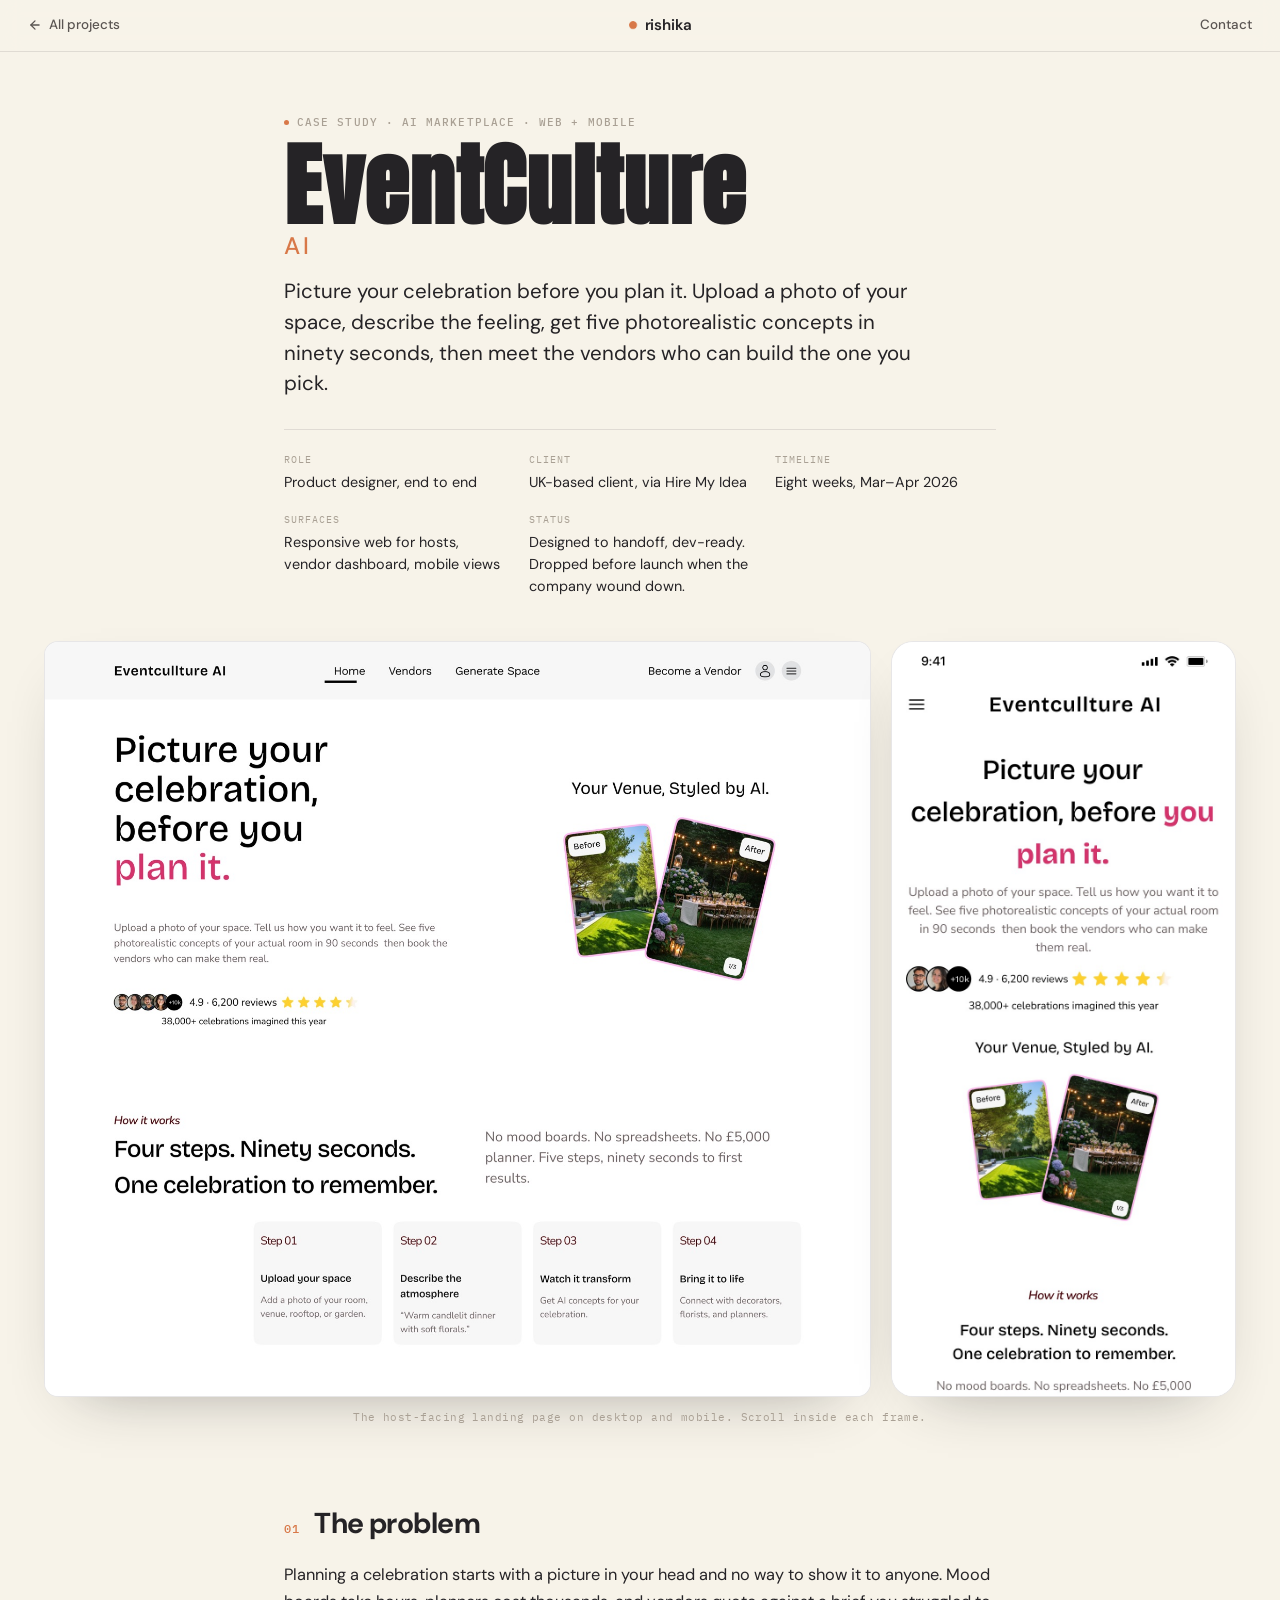
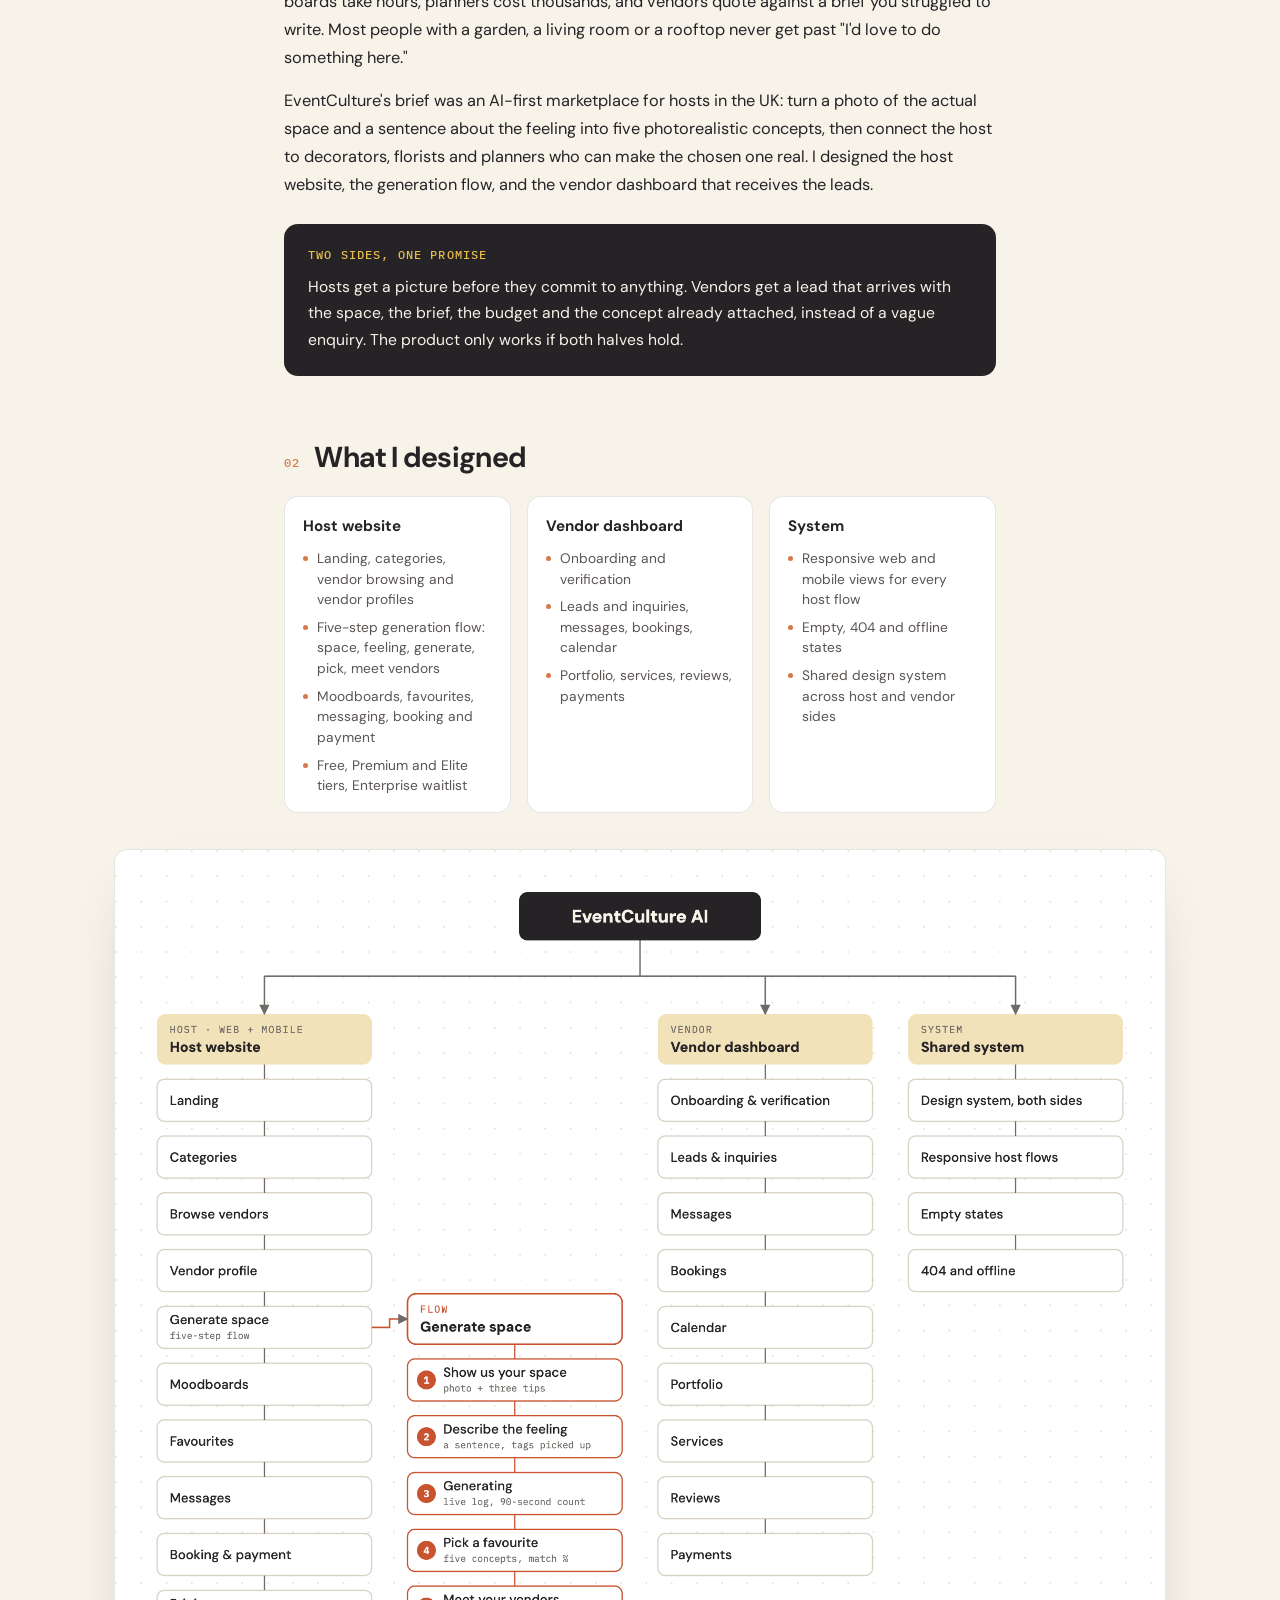
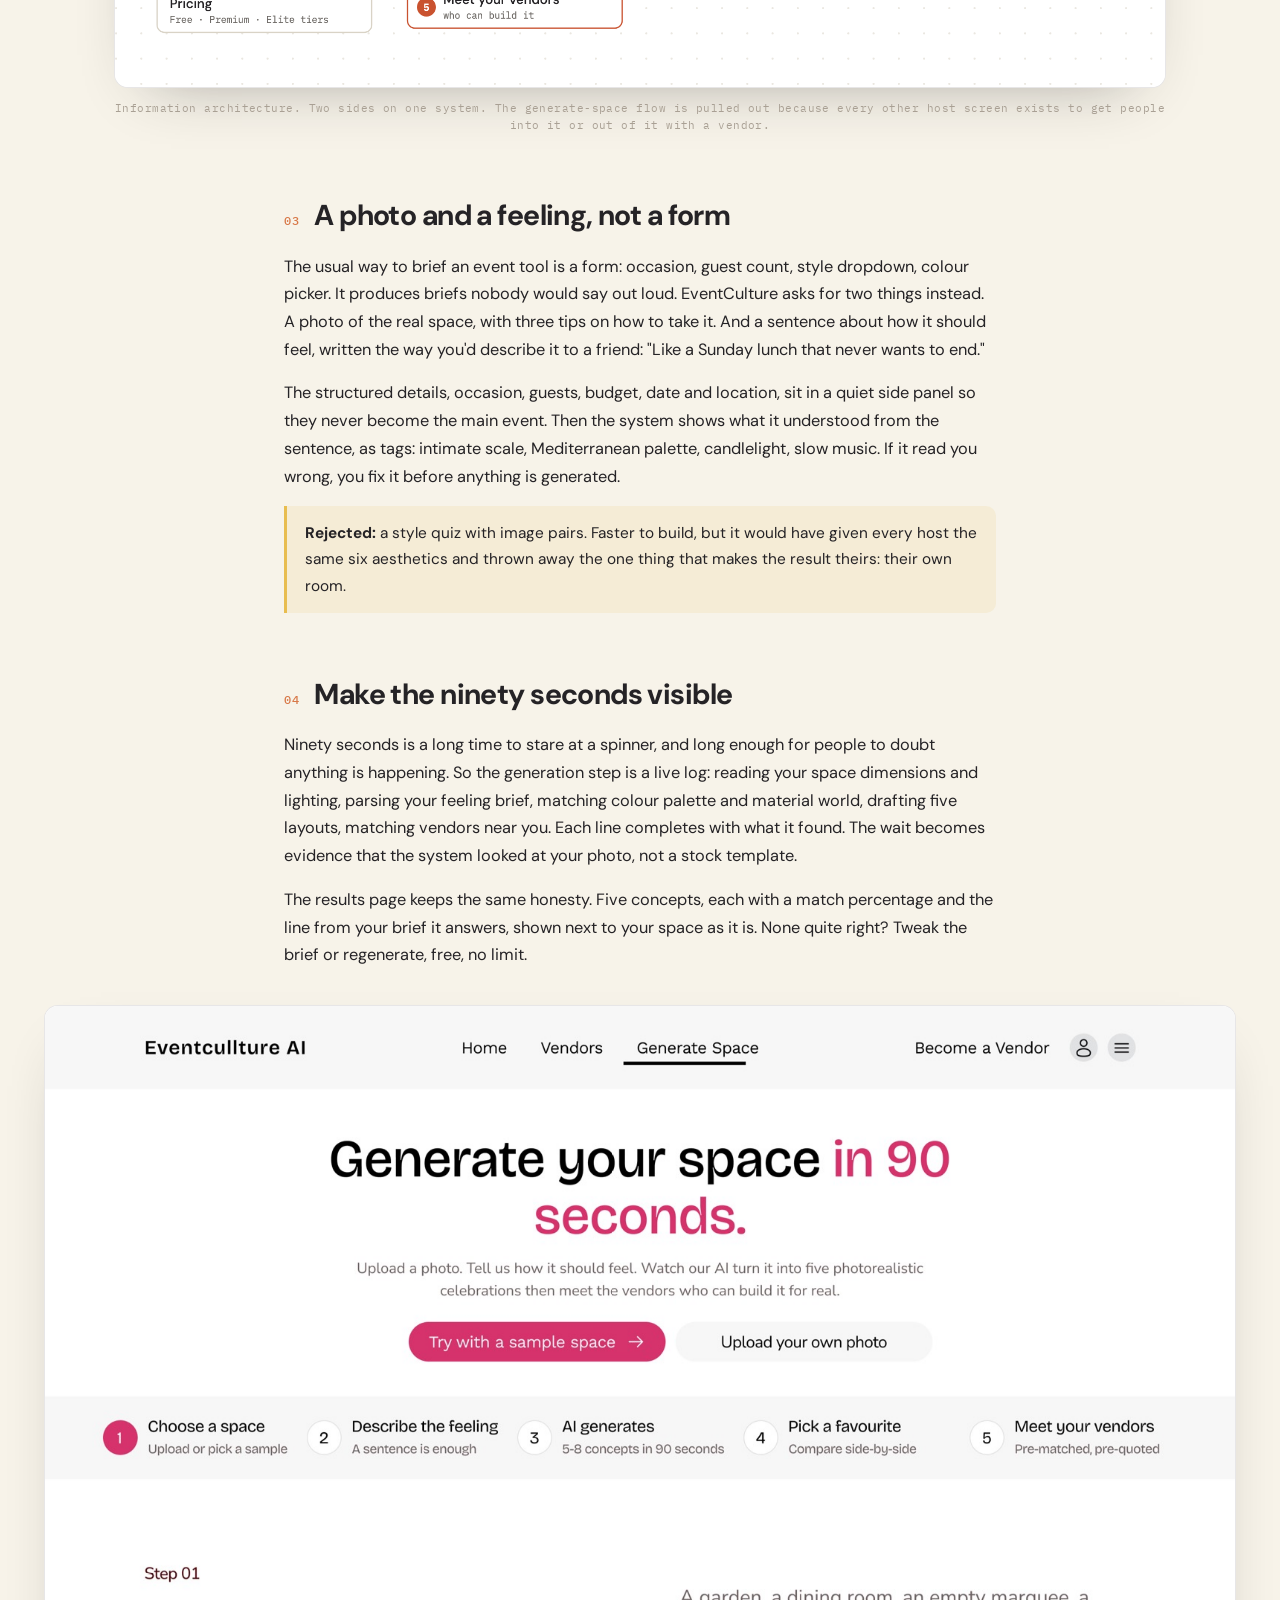
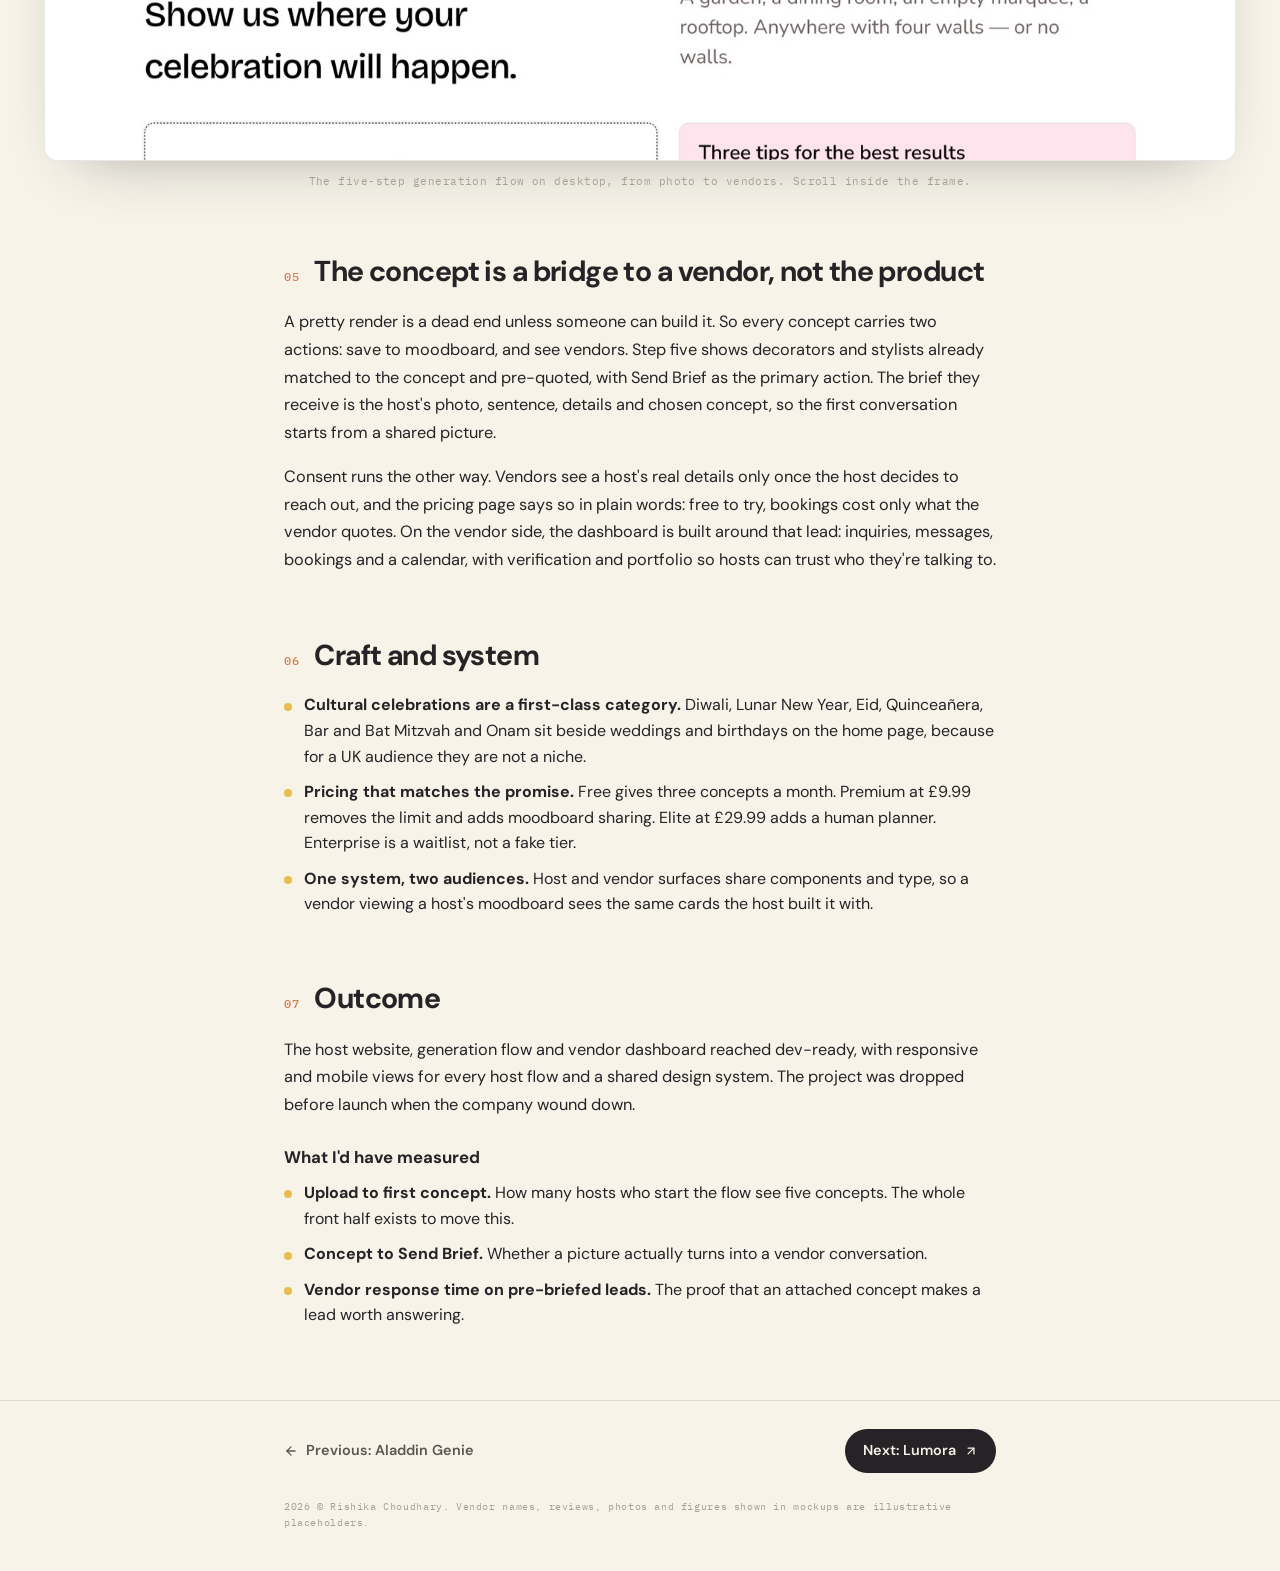
<file: eventculture.html>
<!DOCTYPE html>
<html lang="en">
<head>
  <meta charset="UTF-8" />
  <meta name="viewport" content="width=device-width, initial-scale=1.0" />
  <title>EventCulture AI — Case Study — Rishika Choudhary</title>
  <meta name="description" content="Case study: EventCulture AI, a two-sided marketplace where hosts upload a photo of their space, get five photorealistic celebration concepts in ninety seconds, and meet the vendors who can build them. Designed by Rishika Choudhary." />
  <link rel="icon" href="favicon.svg" type="image/svg+xml" />

  <meta property="og:type" content="article" />
  <meta property="og:url" content="https://rishikarc11.github.io/rishika-portfolio/eventculture.html" />
  <meta property="og:title" content="EventCulture AI — Case Study — Rishika Choudhary" />
  <meta property="og:description" content="Picture your celebration before you plan it. A photo, a feeling, five concepts in ninety seconds, and the vendors to build them. Two-sided marketplace, web and mobile." />
  <meta property="og:image" content="https://rishikarc11.github.io/rishika-portfolio/work/eventculture/cover.jpg" />
  <meta name="twitter:card" content="summary_large_image" />

  <link rel="preconnect" href="https://fonts.googleapis.com" />
  <link rel="preconnect" href="https://fonts.gstatic.com" crossorigin />
  <link href="https://fonts.googleapis.com/css2?family=Anton&family=DM+Sans:ital,opsz,wght@0,9..40,400;0,9..40,500;0,9..40,600;0,9..40,700;1,9..40,400&family=IBM+Plex+Mono:wght@400;500;600&display=swap" rel="stylesheet" />
  <link rel="stylesheet" href="styles.css" />
</head>
<body class="cs-body">

  <header class="cs-topbar">
    <a href="index.html#projects" class="cs-back">
      <svg width="14" height="14" viewBox="0 0 24 24" fill="none" stroke="currentColor" stroke-width="2.2" stroke-linecap="round" stroke-linejoin="round" aria-hidden="true"><path d="M19 12H5"/><path d="m12 19-7-7 7-7"/></svg>
      All projects
    </a>
    <a href="index.html" class="cs-brand">
      <span class="brand-breathe-dot" aria-hidden="true"></span>
      <span>rishika</span>
    </a>
    <a href="index.html#contact" class="cs-topbar-contact">Contact</a>
  </header>

  <main class="cs-main">

    <!-- ================= HERO ================= -->
    <section class="cs-hero">
      <div class="cs-wrap">
        <div class="meta-label">
          <span class="sage-dot-sm" aria-hidden="true"></span>
          <span>CASE STUDY · AI MARKETPLACE · WEB + MOBILE</span>
        </div>
        <h1 class="cs-title">EventCulture<span class="cs-title-sub">AI</span></h1>
        <p class="cs-lede">Picture your celebration before you plan it. Upload a photo of your space, describe the feeling, get five photorealistic concepts in ninety seconds, then meet the vendors who can build the one you pick.</p>

        <dl class="cs-facts">
          <div><dt>Role</dt><dd>Product designer, end to end</dd></div>
          <div><dt>Client</dt><dd>UK-based client, via Hire My Idea</dd></div>
          <div><dt>Timeline</dt><dd>Eight weeks, Mar–Apr 2026</dd></div>
          <div><dt>Surfaces</dt><dd>Responsive web for hosts, vendor dashboard, mobile views</dd></div>
          <div><dt>Status</dt><dd>Designed to handoff, dev-ready. Dropped before launch when the company wound down.</dd></div>
        </dl>
      </div>

      <figure class="cs-figure cs-figure--wide">
        <div class="cs-trip cs-trip--hero">
          <div class="cs-scroll cs-scroll--tall">
            <img src="work/eventculture/web-landing.jpg" alt="EventCulture landing page on desktop: headline 'Picture your celebration, before you plan it', four-step how-it-works, a search band of celebration photos, category tiles for weddings, milestone birthdays, cultural celebrations, corporate, at-home gatherings and anniversaries, top vendors, pricing tiers and testimonials" loading="eager" />
          </div>
          <div class="cs-device cs-device--tall">
            <img src="work/eventculture/mobile-landing.jpg" alt="The same EventCulture landing page on mobile" loading="eager" />
          </div>
        </div>
        <figcaption>The host-facing landing page on desktop and mobile. Scroll inside each frame.</figcaption>
      </figure>
    </section>

    <!-- ================= PROBLEM ================= -->
    <section class="cs-section" id="problem">
      <div class="cs-wrap">
        <h2 class="cs-h2"><span class="cs-num">01</span>The problem</h2>
        <p>Planning a celebration starts with a picture in your head and no way to show it to anyone. Mood boards take hours, planners cost thousands, and vendors quote against a brief you struggled to write. Most people with a garden, a living room or a rooftop never get past "I'd love to do something here."</p>
        <p>EventCulture's brief was an AI-first marketplace for hosts in the UK: turn a photo of the actual space and a sentence about the feeling into five photorealistic concepts, then connect the host to decorators, florists and planners who can make the chosen one real. I designed the host website, the generation flow, and the vendor dashboard that receives the leads.</p>

        <aside class="cs-callout">
          <h3>Two sides, one promise</h3>
          <p>Hosts get a picture before they commit to anything. Vendors get a lead that arrives with the space, the brief, the budget and the concept already attached, instead of a vague enquiry. The product only works if both halves hold.</p>
        </aside>
      </div>
    </section>

    <!-- ================= WHAT I DESIGNED ================= -->
    <section class="cs-section" id="designed">
      <div class="cs-wrap">
        <h2 class="cs-h2"><span class="cs-num">02</span>What I designed</h2>
        <div class="cs-grid-3">
          <div class="cs-card">
            <h3>Host website</h3>
            <ul>
              <li>Landing, categories, vendor browsing and vendor profiles</li>
              <li>Five-step generation flow: space, feeling, generate, pick, meet vendors</li>
              <li>Moodboards, favourites, messaging, booking and payment</li>
              <li>Free, Premium and Elite tiers, Enterprise waitlist</li>
            </ul>
          </div>
          <div class="cs-card">
            <h3>Vendor dashboard</h3>
            <ul>
              <li>Onboarding and verification</li>
              <li>Leads and inquiries, messages, bookings, calendar</li>
              <li>Portfolio, services, reviews, payments</li>
            </ul>
          </div>
          <div class="cs-card">
            <h3>System</h3>
            <ul>
              <li>Responsive web and mobile views for every host flow</li>
              <li>Empty, 404 and offline states</li>
              <li>Shared design system across host and vendor sides</li>
            </ul>
          </div>
        </div>
      </div>
      <figure class="cs-figure">
        <img src="work/eventculture/ia.png" alt="EventCulture information architecture: host website with landing, categories, vendor browsing, profiles, the five-step generate-space flow, moodboards, favourites, messages, booking and pricing; vendor dashboard with onboarding, leads, messages, bookings, calendar, portfolio, services, reviews and payments; shared system with responsive flows and empty, 404 and offline states" loading="lazy" />
        <figcaption>Information architecture. Two sides on one system. The generate-space flow is pulled out because every other host screen exists to get people into it or out of it with a vendor.</figcaption>
      </figure>
    </section>

    <!-- ================= DECISION 1 ================= -->
    <section class="cs-section" id="decision-1">
      <div class="cs-wrap">
        <h2 class="cs-h2"><span class="cs-num">03</span>A photo and a feeling, not a form</h2>
        <p>The usual way to brief an event tool is a form: occasion, guest count, style dropdown, colour picker. It produces briefs nobody would say out loud. EventCulture asks for two things instead. A photo of the real space, with three tips on how to take it. And a sentence about how it should feel, written the way you'd describe it to a friend: "Like a Sunday lunch that never wants to end."</p>
        <p>The structured details, occasion, guests, budget, date and location, sit in a quiet side panel so they never become the main event. Then the system shows what it understood from the sentence, as tags: intimate scale, Mediterranean palette, candlelight, slow music. If it read you wrong, you fix it before anything is generated.</p>
        <p class="cs-alt"><strong>Rejected:</strong> a style quiz with image pairs. Faster to build, but it would have given every host the same six aesthetics and thrown away the one thing that makes the result theirs: their own room.</p>
      </div>
    </section>

    <!-- ================= DECISION 2 ================= -->
    <section class="cs-section" id="decision-2">
      <div class="cs-wrap">
        <h2 class="cs-h2"><span class="cs-num">04</span>Make the ninety seconds visible</h2>
        <p>Ninety seconds is a long time to stare at a spinner, and long enough for people to doubt anything is happening. So the generation step is a live log: reading your space dimensions and lighting, parsing your feeling brief, matching colour palette and material world, drafting five layouts, matching vendors near you. Each line completes with what it found. The wait becomes evidence that the system looked at your photo, not a stock template.</p>
        <p>The results page keeps the same honesty. Five concepts, each with a match percentage and the line from your brief it answers, shown next to your space as it is. None quite right? Tweak the brief or regenerate, free, no limit.</p>
      </div>
      <figure class="cs-figure cs-figure--wide">
        <div class="cs-scroll cs-scroll--tall">
          <img src="work/eventculture/web-generate.jpg" alt="EventCulture generate-space flow on desktop: step one upload a photo of your space with tips, step two describe how it should feel with event details and tags the system picked up, step three a live generation log with a countdown, step four five photorealistic concepts with match percentages beside the original space, step five the vendors who can build it" loading="lazy" />
        </div>
        <figcaption>The five-step generation flow on desktop, from photo to vendors. Scroll inside the frame.</figcaption>
      </figure>
    </section>

    <!-- ================= DECISION 3 ================= -->
    <section class="cs-section" id="decision-3">
      <div class="cs-wrap">
        <h2 class="cs-h2"><span class="cs-num">05</span>The concept is a bridge to a vendor, not the product</h2>
        <p>A pretty render is a dead end unless someone can build it. So every concept carries two actions: save to moodboard, and see vendors. Step five shows decorators and stylists already matched to the concept and pre-quoted, with Send Brief as the primary action. The brief they receive is the host's photo, sentence, details and chosen concept, so the first conversation starts from a shared picture.</p>
        <p>Consent runs the other way. Vendors see a host's real details only once the host decides to reach out, and the pricing page says so in plain words: free to try, bookings cost only what the vendor quotes. On the vendor side, the dashboard is built around that lead: inquiries, messages, bookings and a calendar, with verification and portfolio so hosts can trust who they're talking to.</p>
      </div>
    </section>

    <!-- ================= CRAFT ================= -->
    <section class="cs-section" id="craft">
      <div class="cs-wrap">
        <h2 class="cs-h2"><span class="cs-num">06</span>Craft and system</h2>
        <ul class="cs-list">
          <li><strong>Cultural celebrations are a first-class category.</strong> Diwali, Lunar New Year, Eid, Quinceañera, Bar and Bat Mitzvah and Onam sit beside weddings and birthdays on the home page, because for a UK audience they are not a niche.</li>
          <li><strong>Pricing that matches the promise.</strong> Free gives three concepts a month. Premium at £9.99 removes the limit and adds moodboard sharing. Elite at £29.99 adds a human planner. Enterprise is a waitlist, not a fake tier.</li>
          <li><strong>One system, two audiences.</strong> Host and vendor surfaces share components and type, so a vendor viewing a host's moodboard sees the same cards the host built it with.</li>
        </ul>
      </div>
    </section>

    <!-- ================= OUTCOME ================= -->
    <section class="cs-section" id="outcome">
      <div class="cs-wrap">
        <h2 class="cs-h2"><span class="cs-num">07</span>Outcome</h2>
        <p>The host website, generation flow and vendor dashboard reached dev-ready, with responsive and mobile views for every host flow and a shared design system. The project was dropped before launch when the company wound down.</p>
        <h3 class="cs-h3">What I'd have measured</h3>
        <ul class="cs-list">
          <li><strong>Upload to first concept.</strong> How many hosts who start the flow see five concepts. The whole front half exists to move this.</li>
          <li><strong>Concept to Send Brief.</strong> Whether a picture actually turns into a vendor conversation.</li>
          <li><strong>Vendor response time on pre-briefed leads.</strong> The proof that an attached concept makes a lead worth answering.</li>
        </ul>
      </div>
    </section>

    <footer class="cs-footer">
      <div class="cs-wrap cs-footer-inner">
        <a href="aladdin.html" class="cs-footer-link">
          <svg width="14" height="14" viewBox="0 0 24 24" fill="none" stroke="currentColor" stroke-width="2.2" stroke-linecap="round" stroke-linejoin="round" aria-hidden="true"><path d="M19 12H5"/><path d="m12 19-7-7 7-7"/></svg>
          Previous: Aladdin Genie
        </a>
        <a href="lumora.html" class="cs-footer-link cs-footer-link--primary">
          Next: Lumora
          <svg width="14" height="14" viewBox="0 0 24 24" fill="none" stroke="currentColor" stroke-width="2.2" stroke-linecap="round" stroke-linejoin="round" aria-hidden="true"><path d="M7 7h10v10"/><path d="M7 17 17 7"/></svg>
        </a>
      </div>
      <p class="cs-copyright">2026 © Rishika Choudhary. Vendor names, reviews, photos and figures shown in mockups are illustrative placeholders.</p>
    </footer>

  </main>
</body>
</html>
</file>
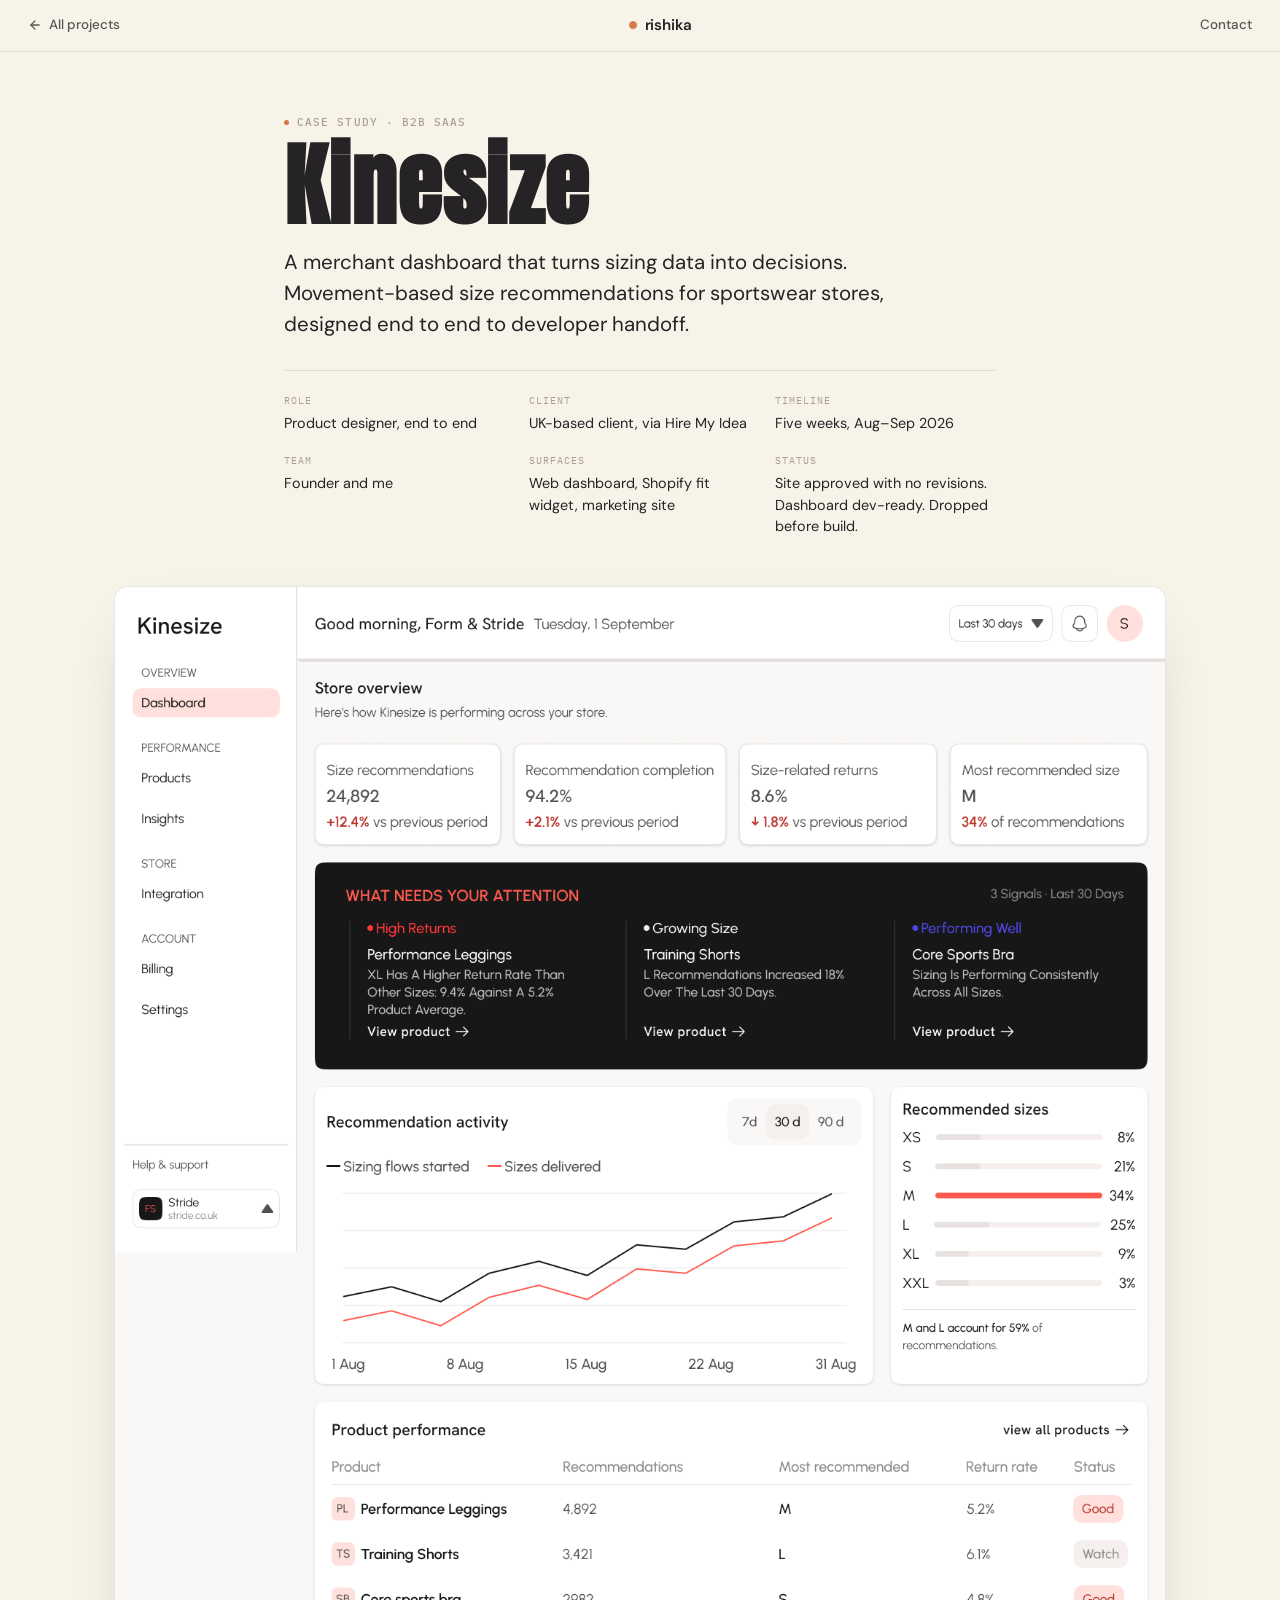
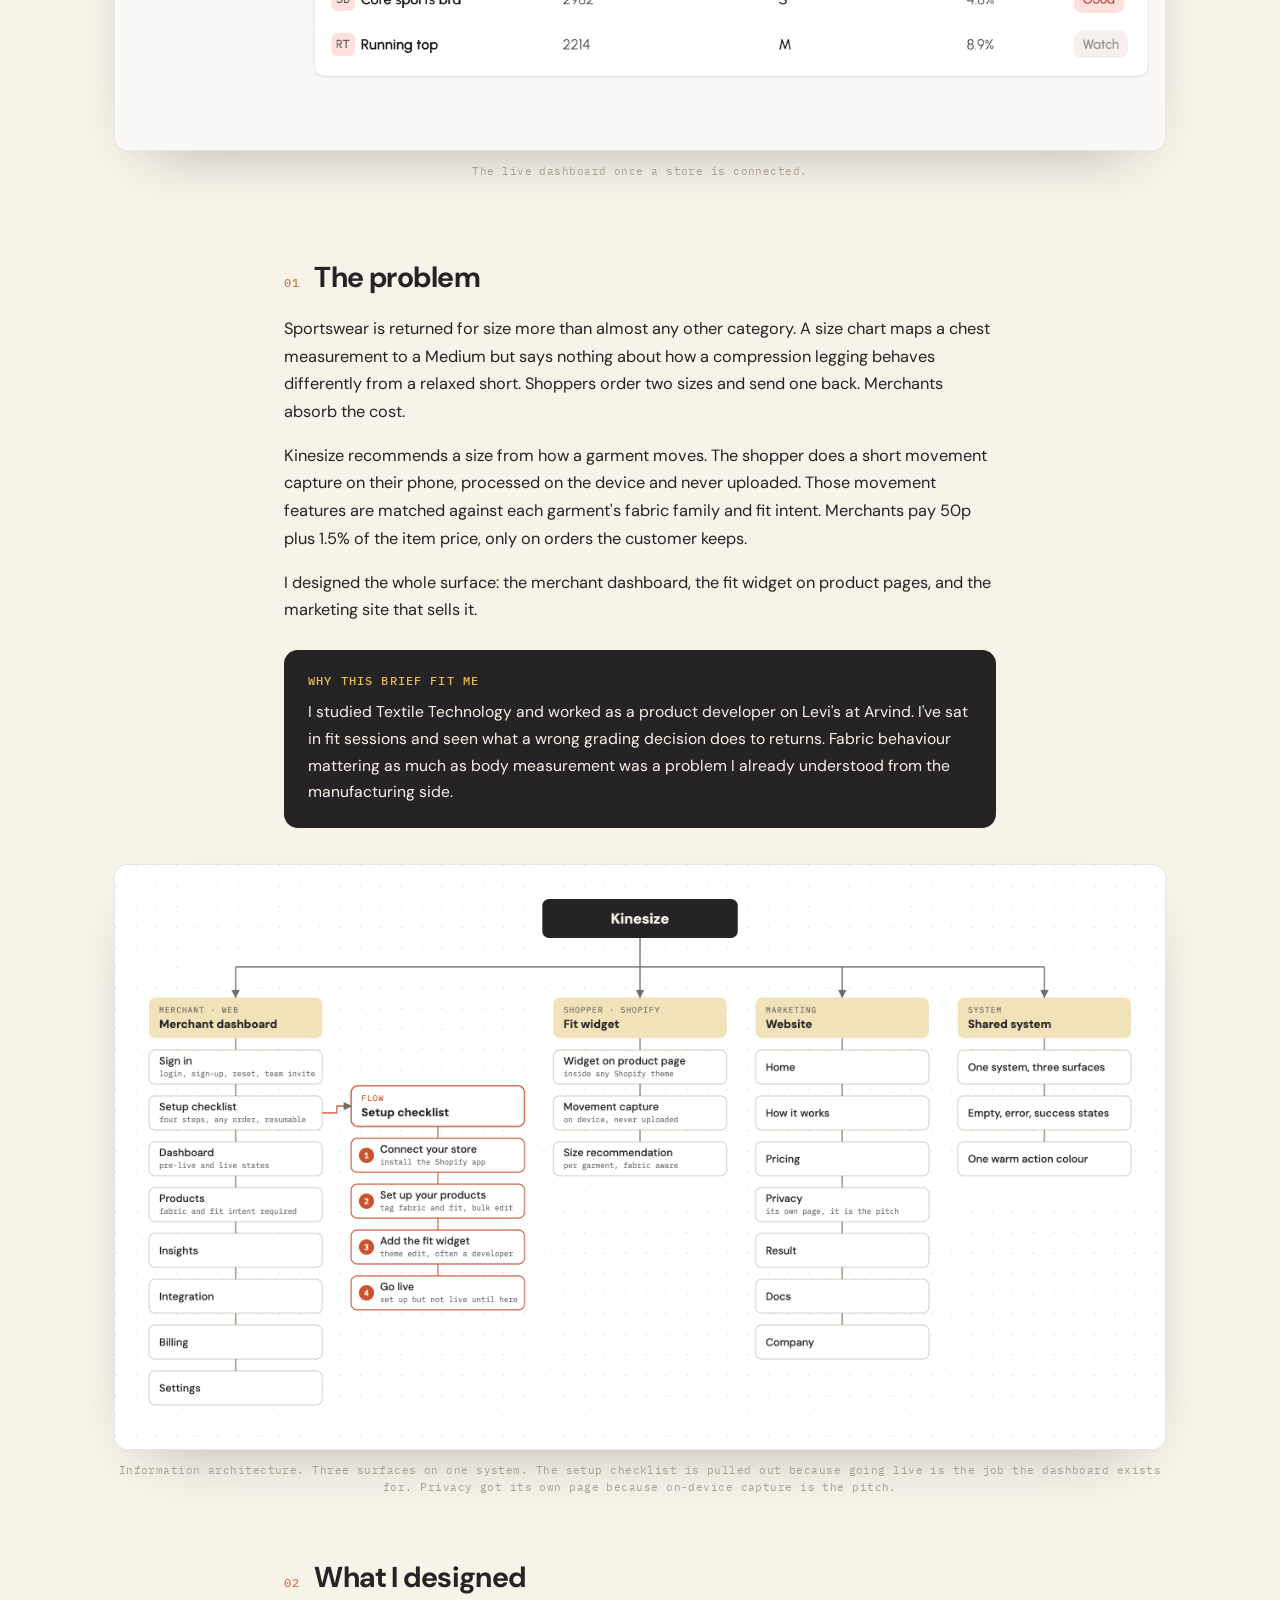
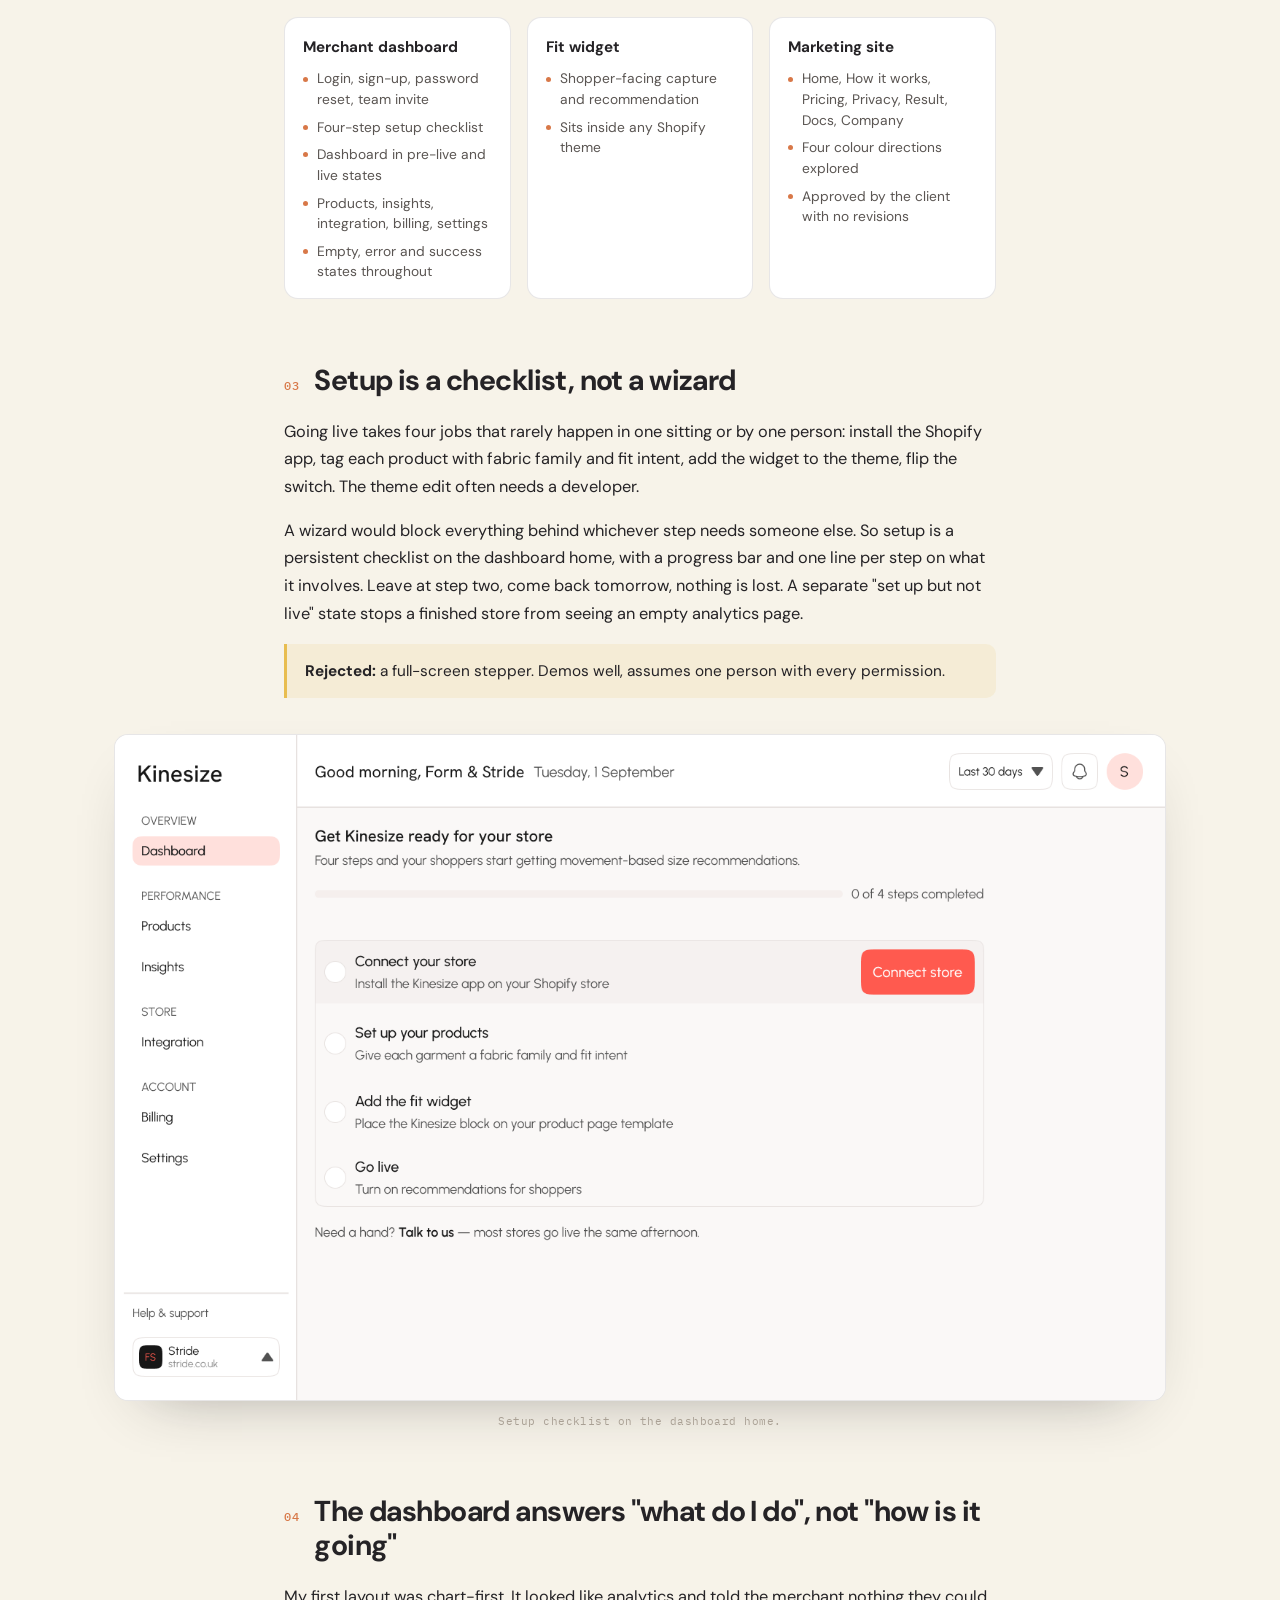
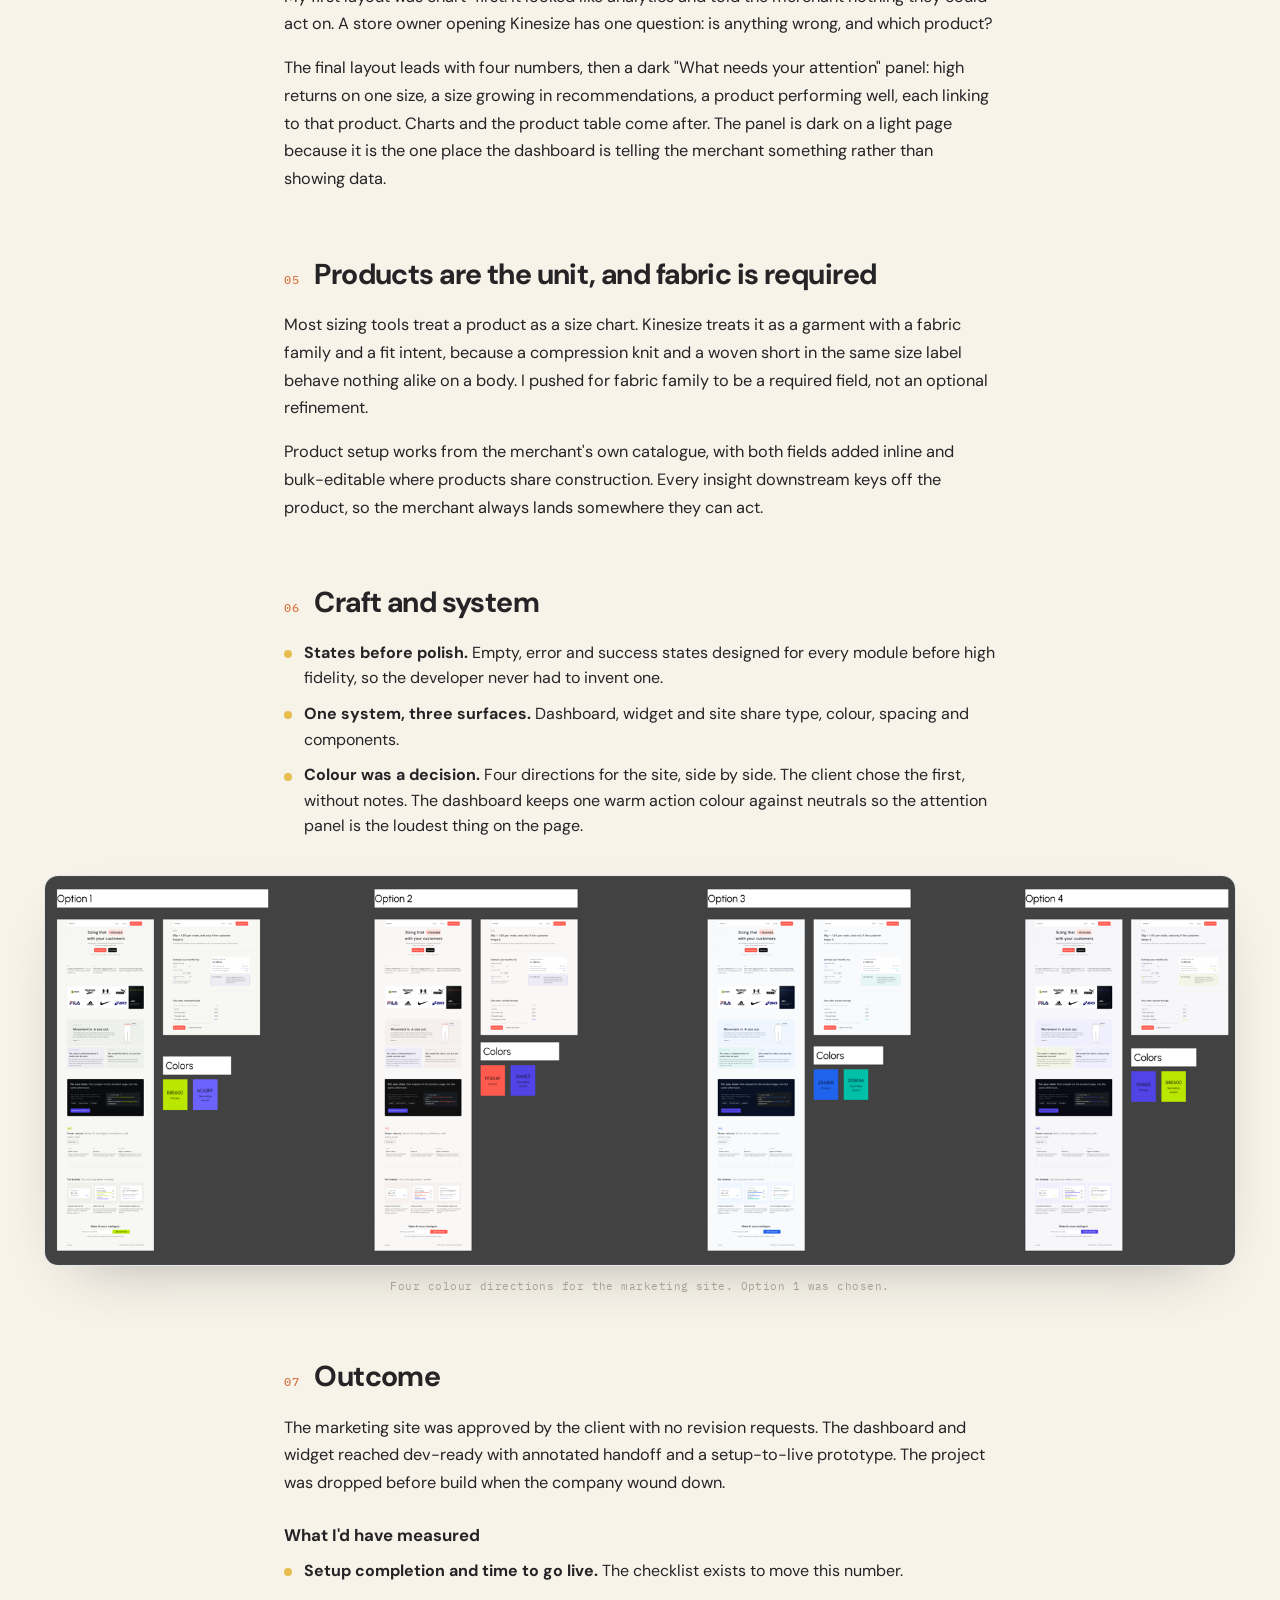
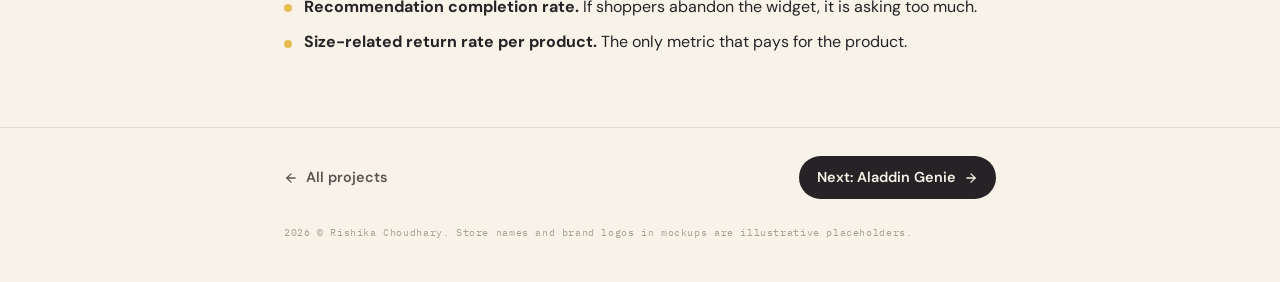
<file: kinesize.html>
<!DOCTYPE html>
<html lang="en">
<head>
  <meta charset="UTF-8" />
  <meta name="viewport" content="width=device-width, initial-scale=1.0" />
  <title>Kinesize — Case Study — Rishika Choudhary</title>
  <meta name="description" content="Case study: Kinesize, a movement-based size recommendation product for sportswear stores. Merchant dashboard, setup flow, fit widget and marketing site designed by Rishika Choudhary." />
  <link rel="icon" href="favicon.svg" type="image/svg+xml" />

  <meta property="og:type" content="article" />
  <meta property="og:url" content="https://rishikarc11.github.io/rishika-portfolio/kinesize.html" />
  <meta property="og:title" content="Kinesize — Case Study — Rishika Choudhary" />
  <meta property="og:description" content="A merchant dashboard that turns sizing data into decisions. B2B SaaS for sportswear stores, designed to developer handoff." />
  <meta property="og:image" content="https://rishikarc11.github.io/rishika-portfolio/work/kinesize/cover.png" />
  <meta name="twitter:card" content="summary_large_image" />

  <link rel="preconnect" href="https://fonts.googleapis.com" />
  <link rel="preconnect" href="https://fonts.gstatic.com" crossorigin />
  <link href="https://fonts.googleapis.com/css2?family=Anton&family=DM+Sans:ital,opsz,wght@0,9..40,400;0,9..40,500;0,9..40,600;0,9..40,700;1,9..40,400&family=IBM+Plex+Mono:wght@400;500;600&display=swap" rel="stylesheet" />
  <link rel="stylesheet" href="styles.css" />
</head>
<body class="cs-body">

  <header class="cs-topbar">
    <a href="index.html#projects" class="cs-back">
      <svg width="14" height="14" viewBox="0 0 24 24" fill="none" stroke="currentColor" stroke-width="2.2" stroke-linecap="round" stroke-linejoin="round" aria-hidden="true"><path d="M19 12H5"/><path d="m12 19-7-7 7-7"/></svg>
      All projects
    </a>
    <a href="index.html" class="cs-brand">
      <span class="brand-breathe-dot" aria-hidden="true"></span>
      <span>rishika</span>
    </a>
    <a href="index.html#contact" class="cs-topbar-contact">Contact</a>
  </header>

  <main class="cs-main">

    <!-- ================= HERO ================= -->
    <section class="cs-hero">
      <div class="cs-wrap">
        <div class="meta-label">
          <span class="sage-dot-sm" aria-hidden="true"></span>
          <span>CASE STUDY · B2B SAAS</span>
        </div>
        <h1 class="cs-title">Kinesize</h1>
        <p class="cs-lede">A merchant dashboard that turns sizing data into decisions. Movement-based size recommendations for sportswear stores, designed end to end to developer handoff.</p>

        <dl class="cs-facts">
          <div><dt>Role</dt><dd>Product designer, end to end</dd></div>
          <div><dt>Client</dt><dd>UK-based client, via Hire My Idea</dd></div>
          <div><dt>Timeline</dt><dd>Five weeks, Aug–Sep 2026</dd></div>
          <div><dt>Team</dt><dd>Founder and me</dd></div>
          <div><dt>Surfaces</dt><dd>Web dashboard, Shopify fit widget, marketing site</dd></div>
          <div><dt>Status</dt><dd>Site approved with no revisions. Dashboard dev-ready. Dropped before build.</dd></div>
        </dl>
      </div>

      <figure class="cs-figure cs-figure--hero">
        <img src="work/kinesize/dashboard-live.png" alt="Kinesize merchant dashboard: KPI cards, a 'what needs your attention' panel, recommendation activity chart, size distribution and product performance table" loading="eager" />
        <figcaption>The live dashboard once a store is connected.</figcaption>
      </figure>
    </section>

    <!-- ================= PROBLEM ================= -->
    <section class="cs-section" id="problem">
      <div class="cs-wrap">
        <h2 class="cs-h2"><span class="cs-num">01</span>The problem</h2>
        <p>Sportswear is returned for size more than almost any other category. A size chart maps a chest measurement to a Medium but says nothing about how a compression legging behaves differently from a relaxed short. Shoppers order two sizes and send one back. Merchants absorb the cost.</p>
        <p>Kinesize recommends a size from how a garment moves. The shopper does a short movement capture on their phone, processed on the device and never uploaded. Those movement features are matched against each garment's fabric family and fit intent. Merchants pay 50p plus 1.5% of the item price, only on orders the customer keeps.</p>
        <p>I designed the whole surface: the merchant dashboard, the fit widget on product pages, and the marketing site that sells it.</p>

        <aside class="cs-callout">
          <h3>Why this brief fit me</h3>
          <p>I studied Textile Technology and worked as a product developer on Levi's at Arvind. I've sat in fit sessions and seen what a wrong grading decision does to returns. Fabric behaviour mattering as much as body measurement was a problem I already understood from the manufacturing side.</p>
        </aside>
      </div>
      <figure class="cs-figure">
        <img src="work/kinesize/ia.png" alt="Kinesize information architecture: merchant dashboard with sign in, setup checklist, dashboard, products, insights, integration, billing and settings; the four-step setup checklist pulled out; fit widget with product page, on-device movement capture and size recommendation; website with Home, How it works, Pricing, Privacy, Result, Docs and Company; shared system" loading="lazy" />
        <figcaption>Information architecture. Three surfaces on one system. The setup checklist is pulled out because going live is the job the dashboard exists for. Privacy got its own page because on-device capture is the pitch.</figcaption>
      </figure>
    </section>

    <!-- ================= WHAT I DESIGNED ================= -->
    <section class="cs-section" id="designed">
      <div class="cs-wrap">
        <h2 class="cs-h2"><span class="cs-num">02</span>What I designed</h2>
        <div class="cs-grid-3">
          <div class="cs-card">
            <h3>Merchant dashboard</h3>
            <ul>
              <li>Login, sign-up, password reset, team invite</li>
              <li>Four-step setup checklist</li>
              <li>Dashboard in pre-live and live states</li>
              <li>Products, insights, integration, billing, settings</li>
              <li>Empty, error and success states throughout</li>
            </ul>
          </div>
          <div class="cs-card">
            <h3>Fit widget</h3>
            <ul>
              <li>Shopper-facing capture and recommendation</li>
              <li>Sits inside any Shopify theme</li>
            </ul>
          </div>
          <div class="cs-card">
            <h3>Marketing site</h3>
            <ul>
              <li>Home, How it works, Pricing, Privacy, Result, Docs, Company</li>
              <li>Four colour directions explored</li>
              <li>Approved by the client with no revisions</li>
            </ul>
          </div>
        </div>
      </div>
    </section>

    <!-- ================= DECISION 1 ================= -->
    <section class="cs-section" id="decision-1">
      <div class="cs-wrap">
        <h2 class="cs-h2"><span class="cs-num">03</span>Setup is a checklist, not a wizard</h2>
        <p>Going live takes four jobs that rarely happen in one sitting or by one person: install the Shopify app, tag each product with fabric family and fit intent, add the widget to the theme, flip the switch. The theme edit often needs a developer.</p>
        <p>A wizard would block everything behind whichever step needs someone else. So setup is a persistent checklist on the dashboard home, with a progress bar and one line per step on what it involves. Leave at step two, come back tomorrow, nothing is lost. A separate "set up but not live" state stops a finished store from seeing an empty analytics page.</p>
        <p class="cs-alt"><strong>Rejected:</strong> a full-screen stepper. Demos well, assumes one person with every permission.</p>
      </div>
      <figure class="cs-figure">
        <img src="work/kinesize/setup-checklist.png" alt="Kinesize dashboard setup screen: progress bar showing 0 of 4 steps, and a checklist of connect your store, set up your products, add the fit widget, go live" loading="lazy" />
        <figcaption>Setup checklist on the dashboard home.</figcaption>
      </figure>
    </section>

    <!-- ================= DECISION 2 ================= -->
    <section class="cs-section" id="decision-2">
      <div class="cs-wrap">
        <h2 class="cs-h2"><span class="cs-num">04</span>The dashboard answers "what do I do", not "how is it going"</h2>
        <p>My first layout was chart-first. It looked like analytics and told the merchant nothing they could act on. A store owner opening Kinesize has one question: is anything wrong, and which product?</p>
        <p>The final layout leads with four numbers, then a dark "What needs your attention" panel: high returns on one size, a size growing in recommendations, a product performing well, each linking to that product. Charts and the product table come after. The panel is dark on a light page because it is the one place the dashboard is telling the merchant something rather than showing data.</p>
      </div>
    </section>

    <!-- ================= DECISION 3 ================= -->
    <section class="cs-section" id="decision-3">
      <div class="cs-wrap">
        <h2 class="cs-h2"><span class="cs-num">05</span>Products are the unit, and fabric is required</h2>
        <p>Most sizing tools treat a product as a size chart. Kinesize treats it as a garment with a fabric family and a fit intent, because a compression knit and a woven short in the same size label behave nothing alike on a body. I pushed for fabric family to be a required field, not an optional refinement.</p>
        <p>Product setup works from the merchant's own catalogue, with both fields added inline and bulk-editable where products share construction. Every insight downstream keys off the product, so the merchant always lands somewhere they can act.</p>
      </div>
    </section>

    <!-- ================= CRAFT ================= -->
    <section class="cs-section" id="craft">
      <div class="cs-wrap">
        <h2 class="cs-h2"><span class="cs-num">06</span>Craft and system</h2>
        <ul class="cs-list">
          <li><strong>States before polish.</strong> Empty, error and success states designed for every module before high fidelity, so the developer never had to invent one.</li>
          <li><strong>One system, three surfaces.</strong> Dashboard, widget and site share type, colour, spacing and components.</li>
          <li><strong>Colour was a decision.</strong> Four directions for the site, side by side. The client chose the first, without notes. The dashboard keeps one warm action colour against neutrals so the attention panel is the loudest thing on the page.</li>
        </ul>
      </div>
      <figure class="cs-figure cs-figure--wide">
        <img src="work/kinesize/website-colour-options.png" alt="Four colour direction options for the Kinesize marketing site shown side by side, each with its landing page and a colour swatch pair" loading="lazy" />
        <figcaption>Four colour directions for the marketing site. Option 1 was chosen.</figcaption>
      </figure>
    </section>

    <!-- ================= OUTCOME ================= -->
    <section class="cs-section" id="outcome">
      <div class="cs-wrap">
        <h2 class="cs-h2"><span class="cs-num">07</span>Outcome</h2>
        <p>The marketing site was approved by the client with no revision requests. The dashboard and widget reached dev-ready with annotated handoff and a setup-to-live prototype. The project was dropped before build when the company wound down.</p>
        <h3 class="cs-h3">What I'd have measured</h3>
        <ul class="cs-list">
          <li><strong>Setup completion and time to go live.</strong> The checklist exists to move this number.</li>
          <li><strong>Recommendation completion rate.</strong> If shoppers abandon the widget, it is asking too much.</li>
          <li><strong>Size-related return rate per product.</strong> The only metric that pays for the product.</li>
        </ul>
      </div>
    </section>

    <footer class="cs-footer">
      <div class="cs-wrap cs-footer-inner">
        <a href="index.html#projects" class="cs-footer-link">
          <svg width="14" height="14" viewBox="0 0 24 24" fill="none" stroke="currentColor" stroke-width="2.2" stroke-linecap="round" stroke-linejoin="round" aria-hidden="true"><path d="M19 12H5"/><path d="m12 19-7-7 7-7"/></svg>
          All projects
        </a>
        <a href="aladdin.html" class="cs-footer-link cs-footer-link--primary">
          Next: Aladdin Genie
          <svg width="14" height="14" viewBox="0 0 24 24" fill="none" stroke="currentColor" stroke-width="2.2" stroke-linecap="round" stroke-linejoin="round" aria-hidden="true"><path d="M5 12h14"/><path d="m12 5 7 7-7 7"/></svg>
        </a>
      </div>
      <p class="cs-copyright">2026 © Rishika Choudhary. Store names and brand logos in mockups are illustrative placeholders.</p>
    </footer>

  </main>
</body>
</html>
</file>
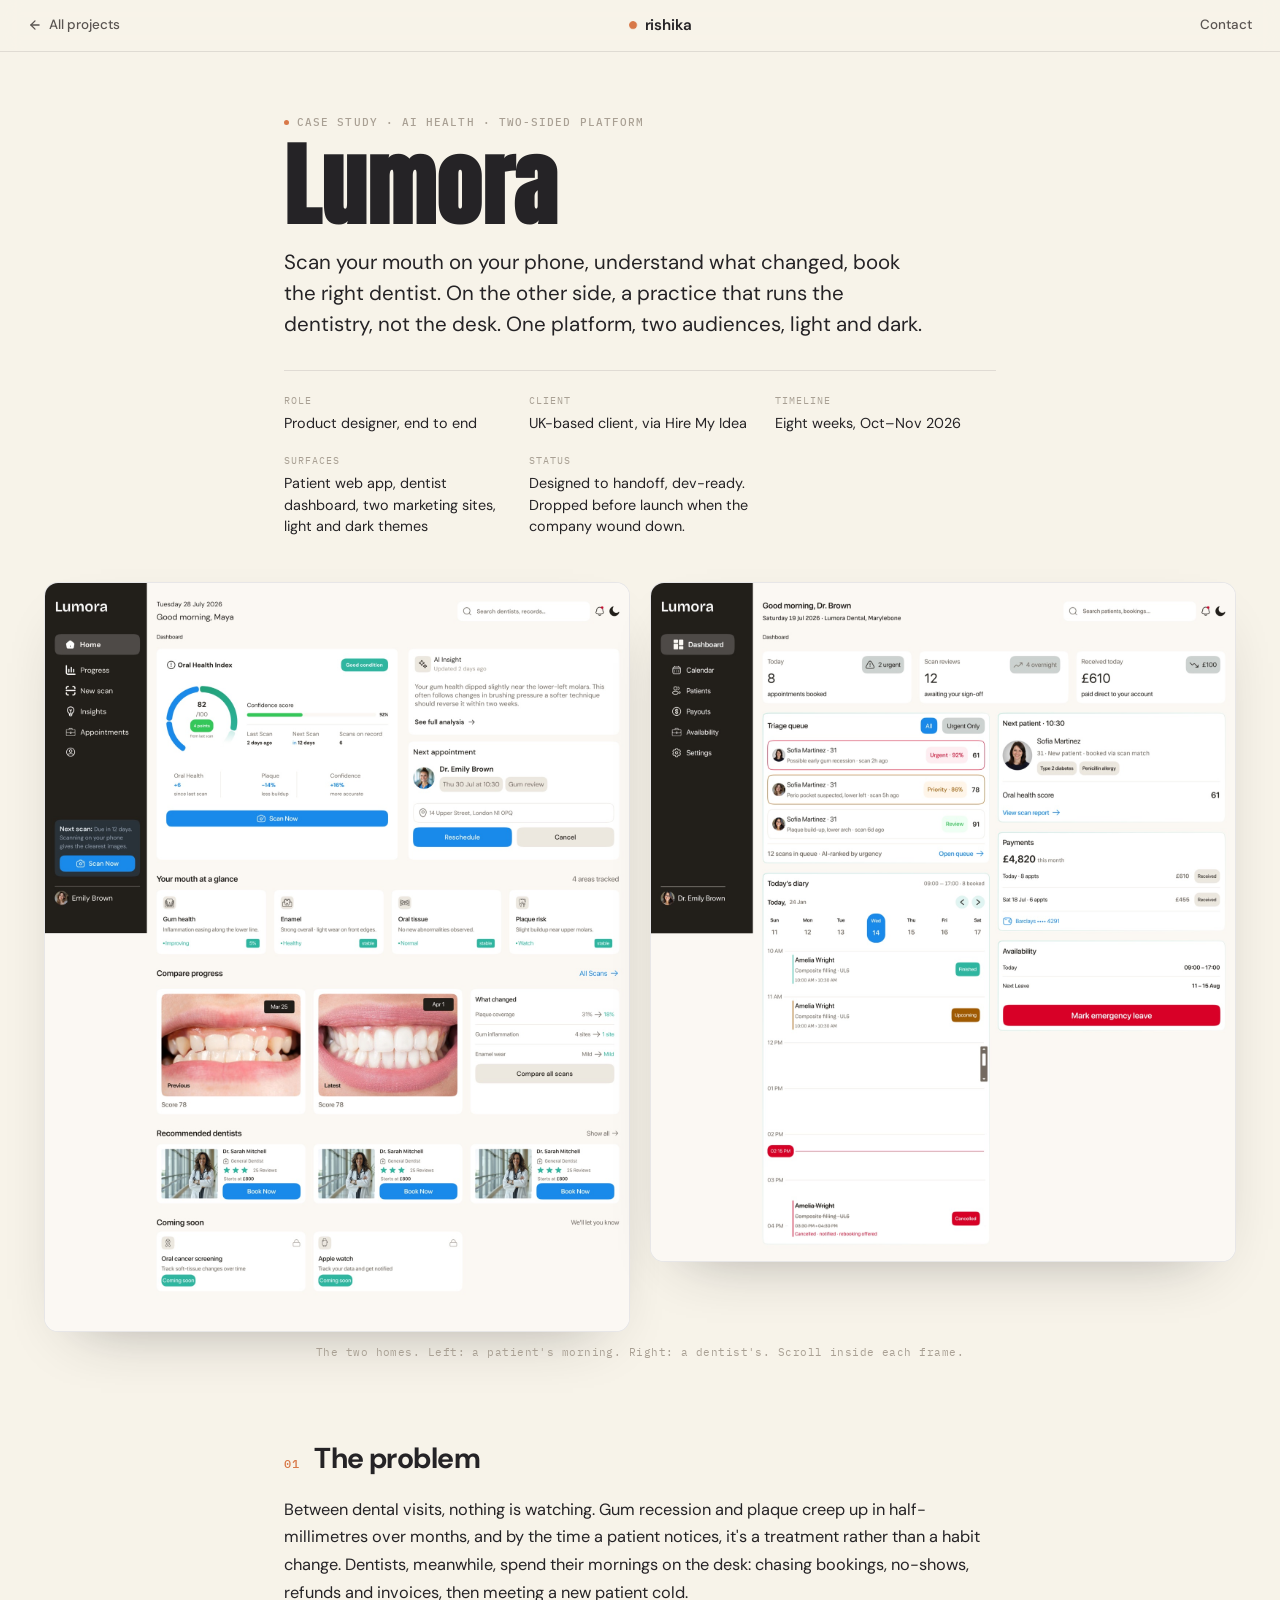
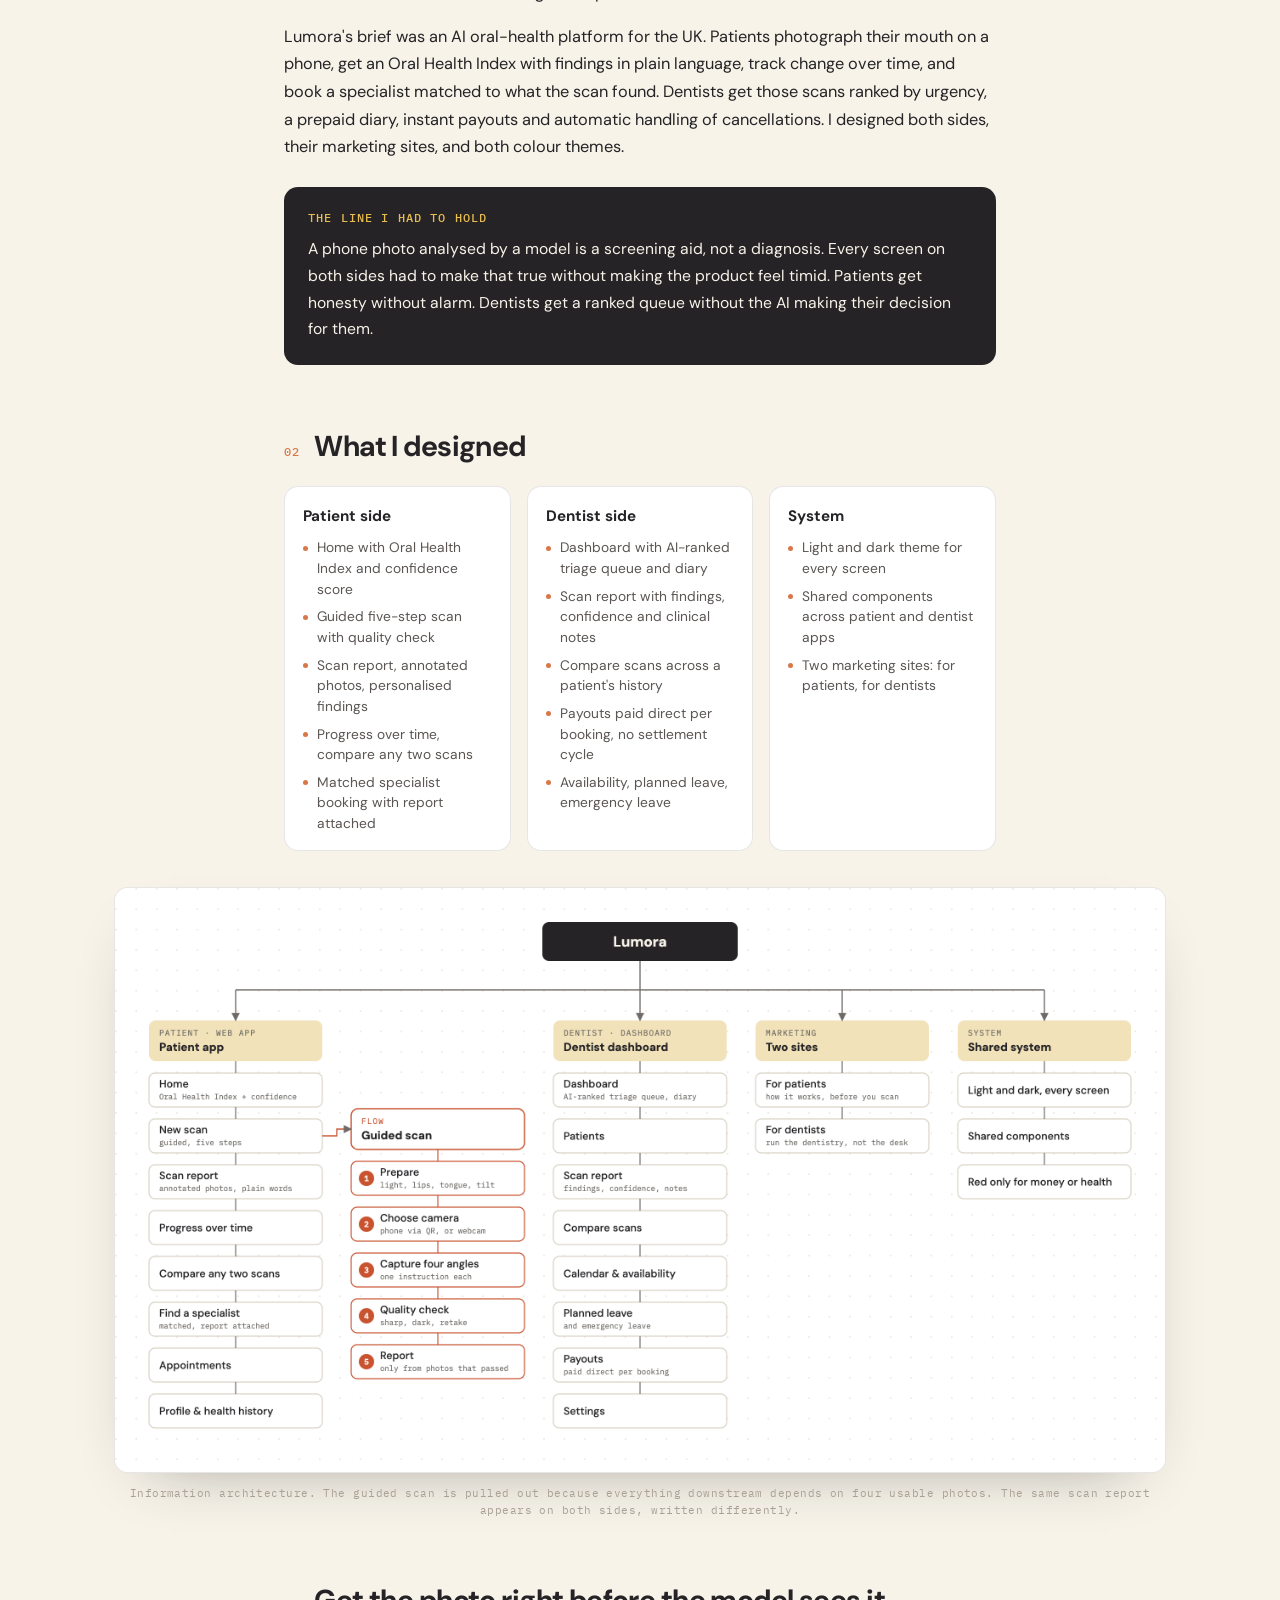
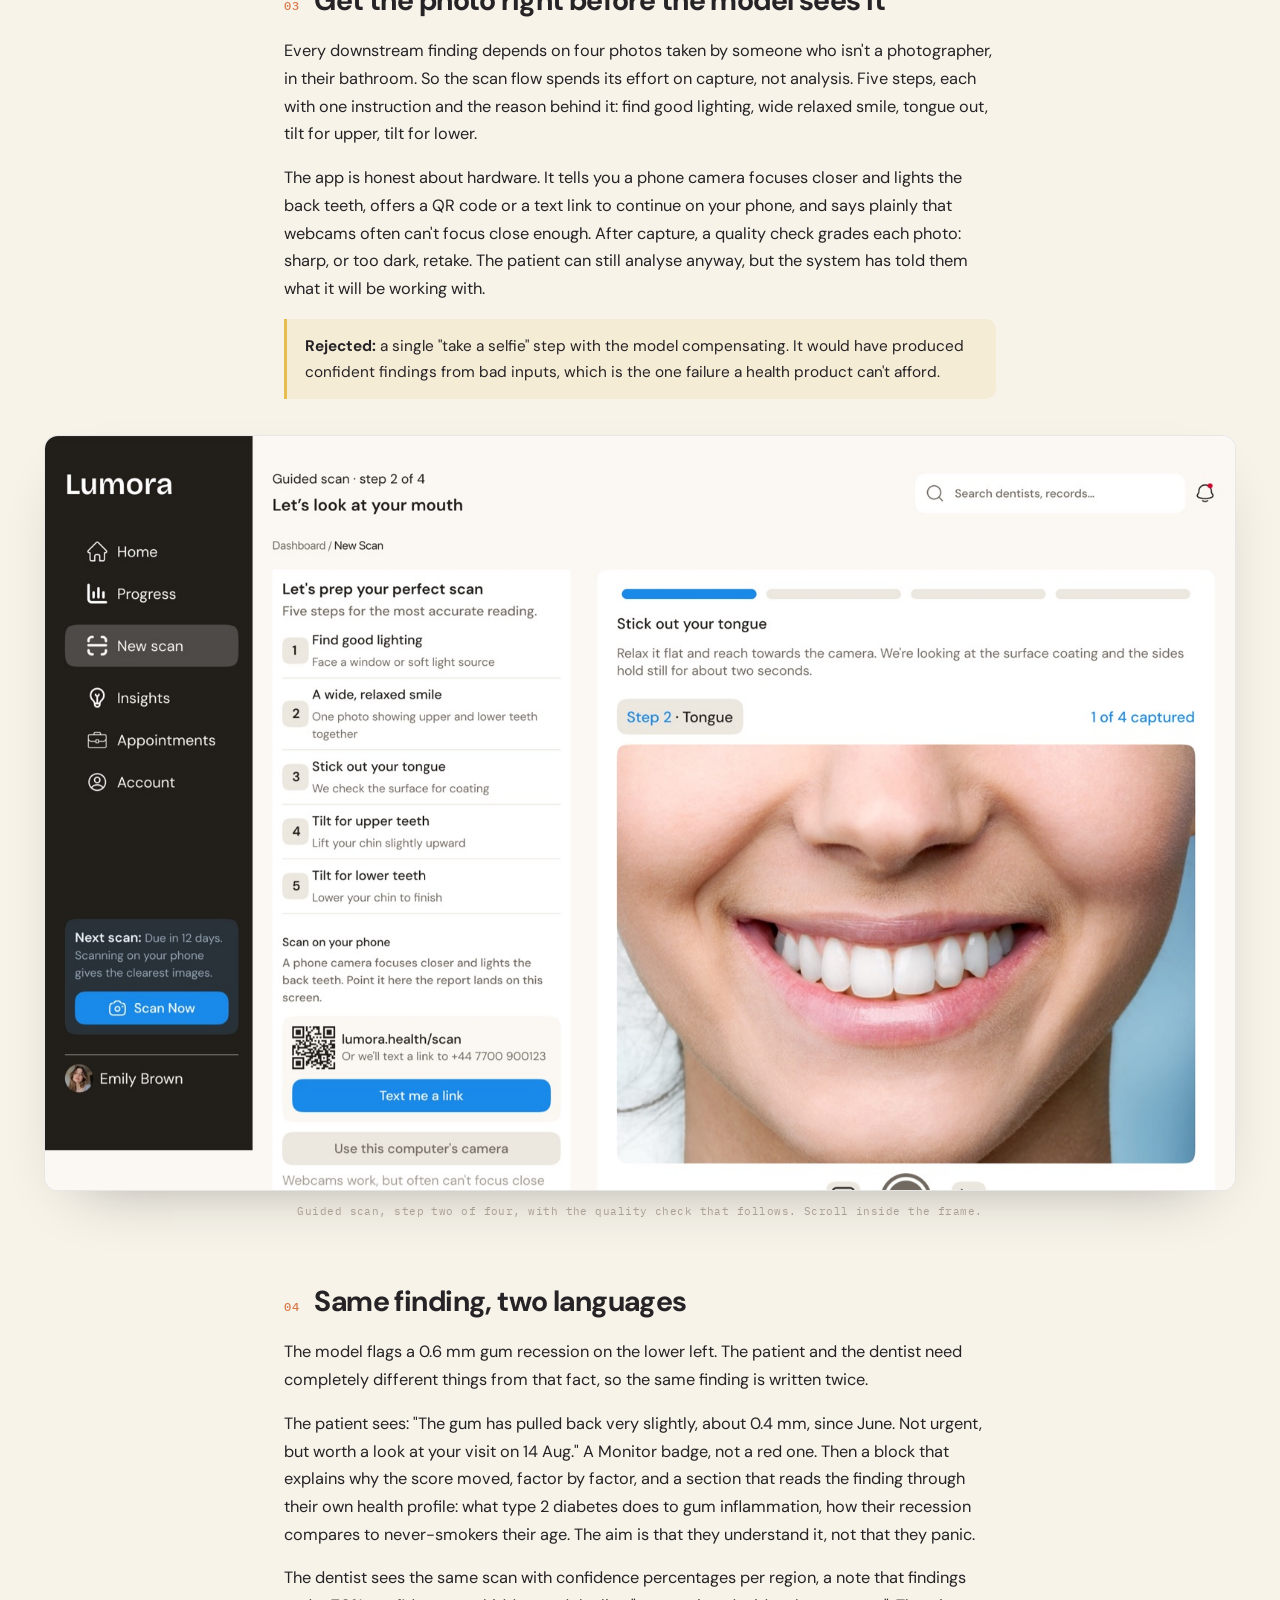
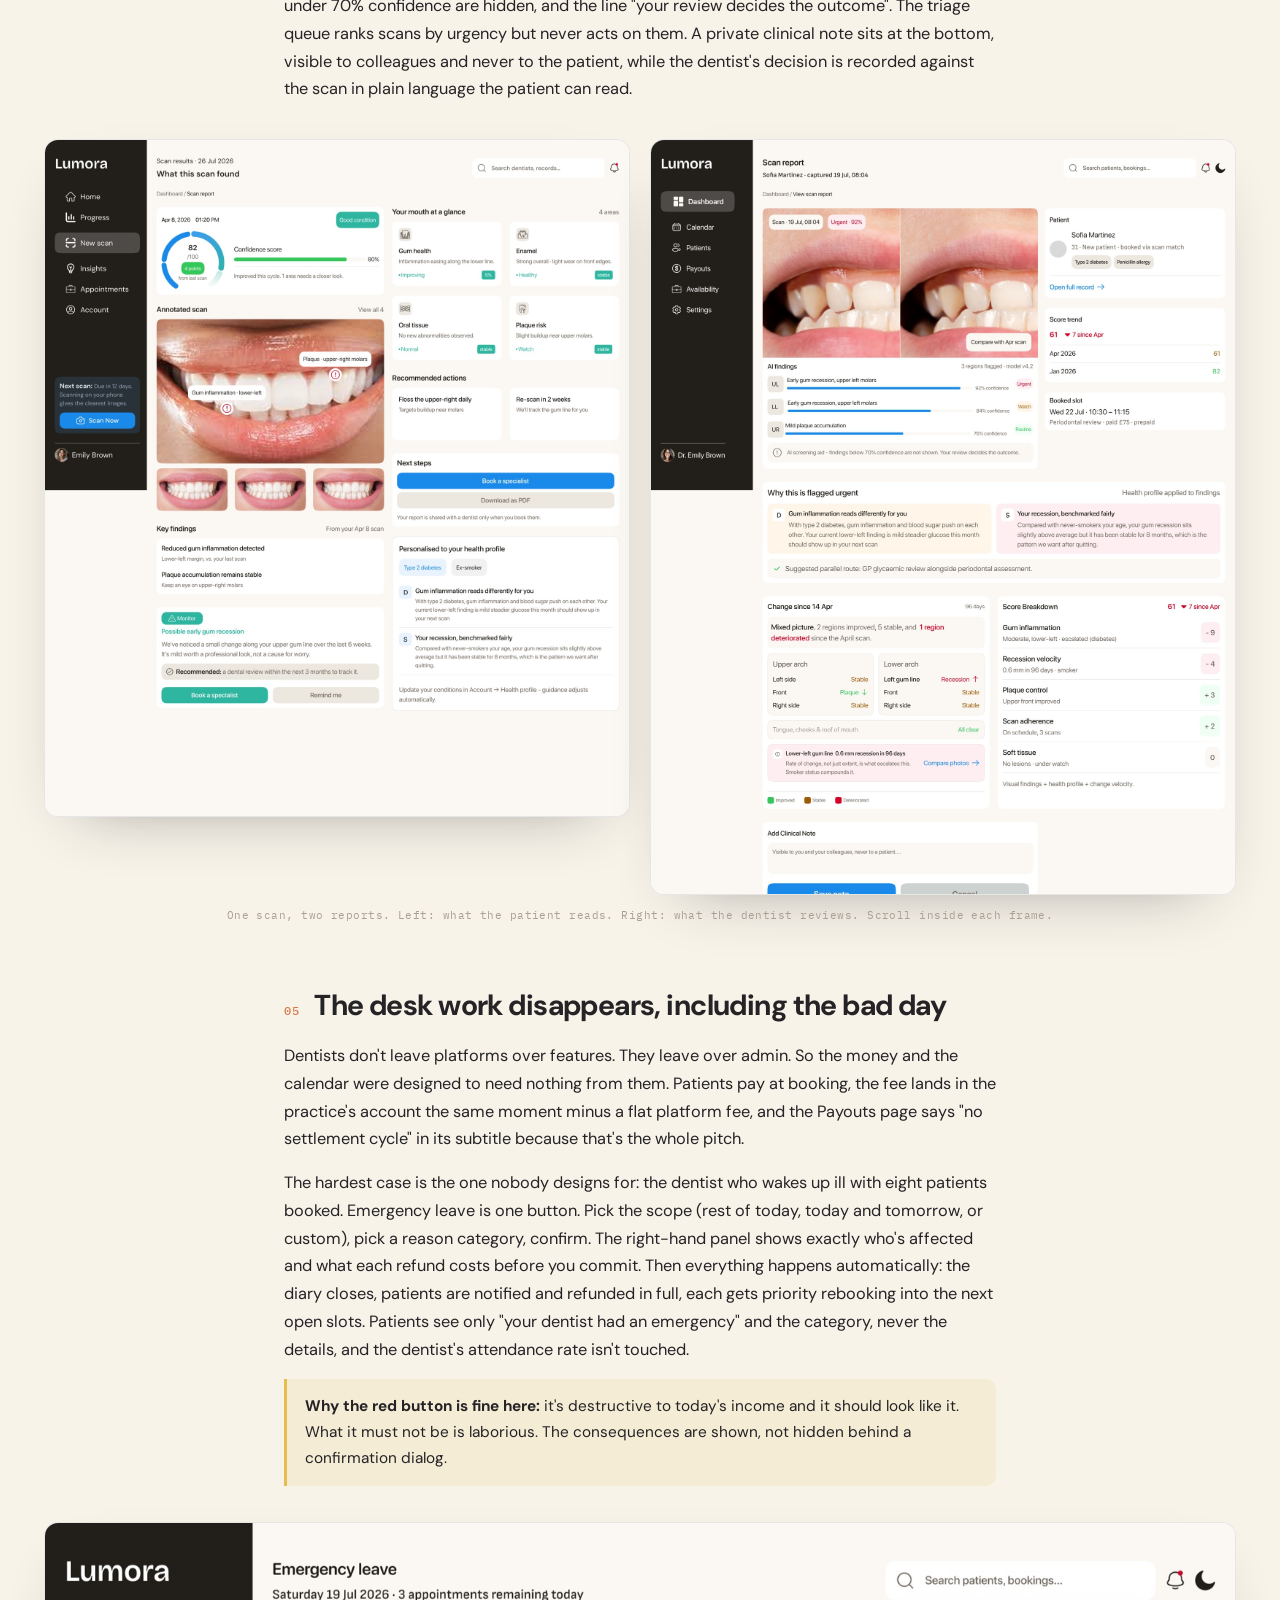
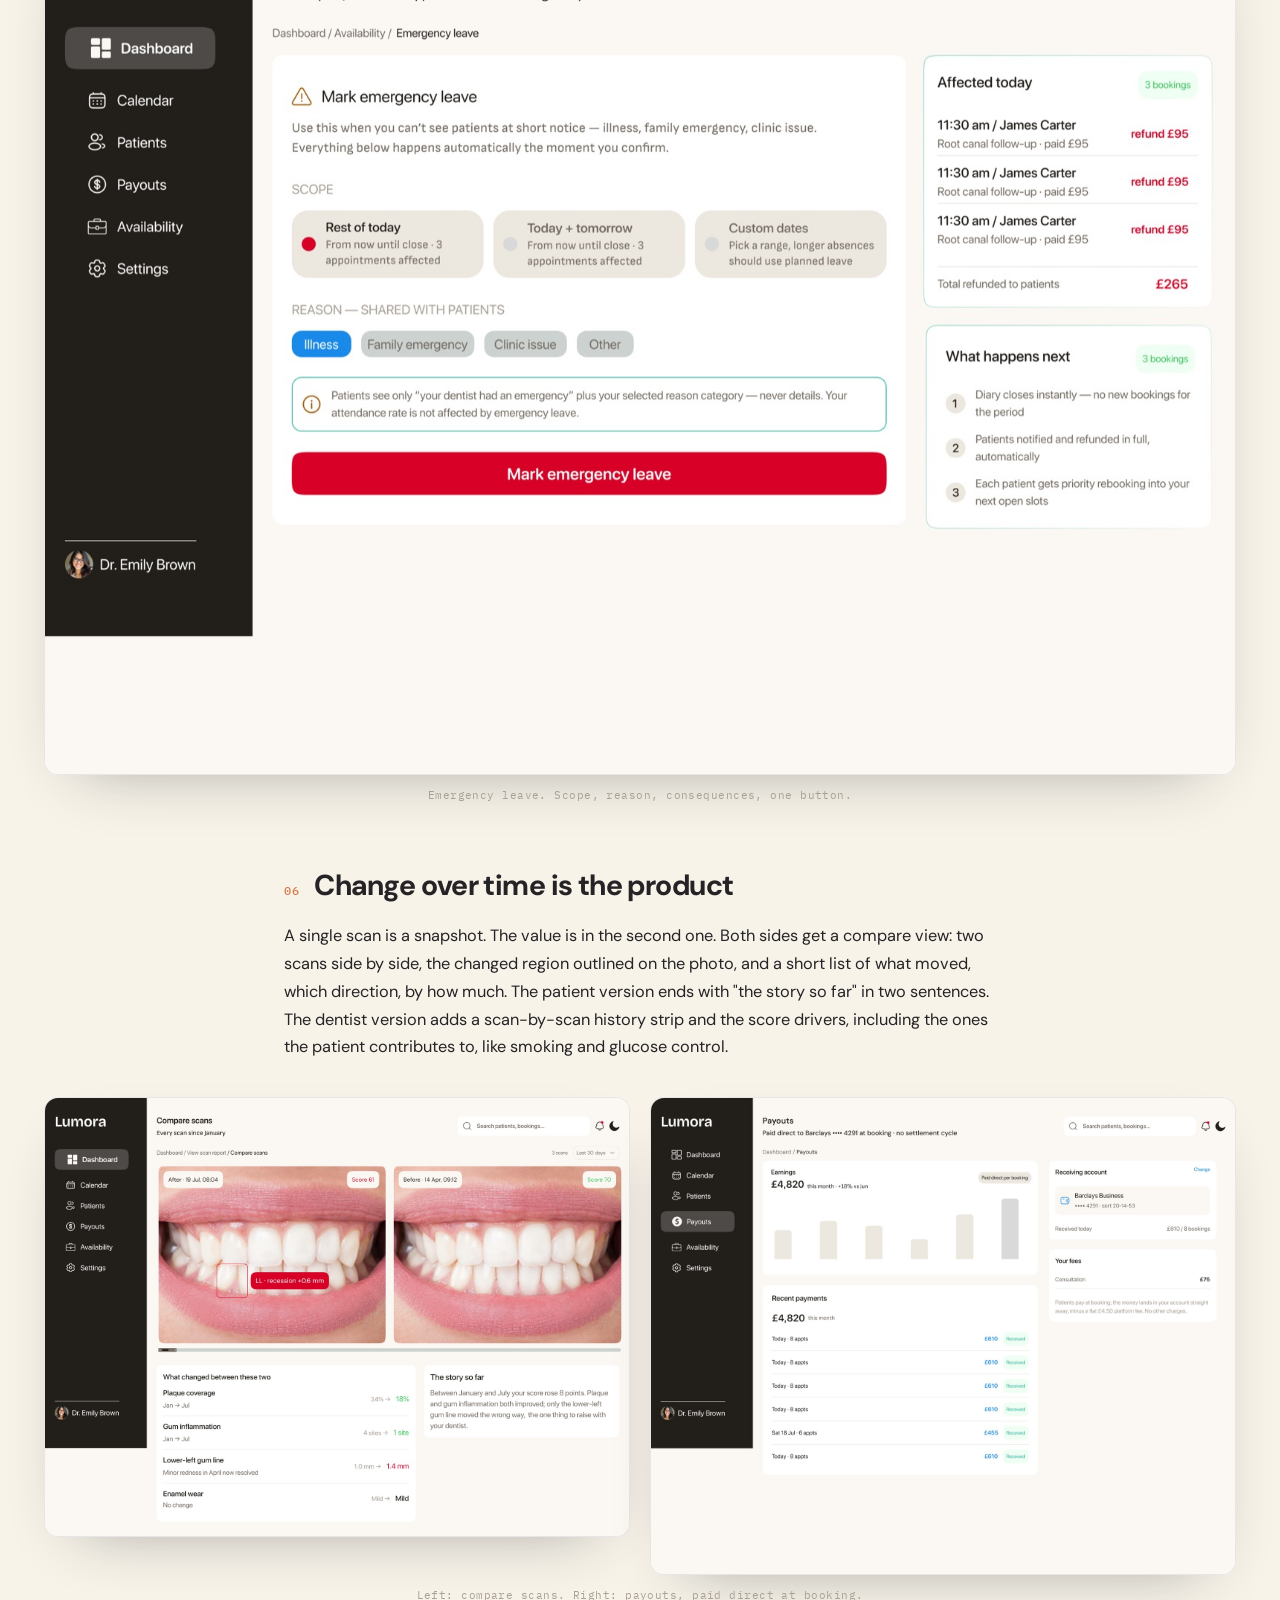
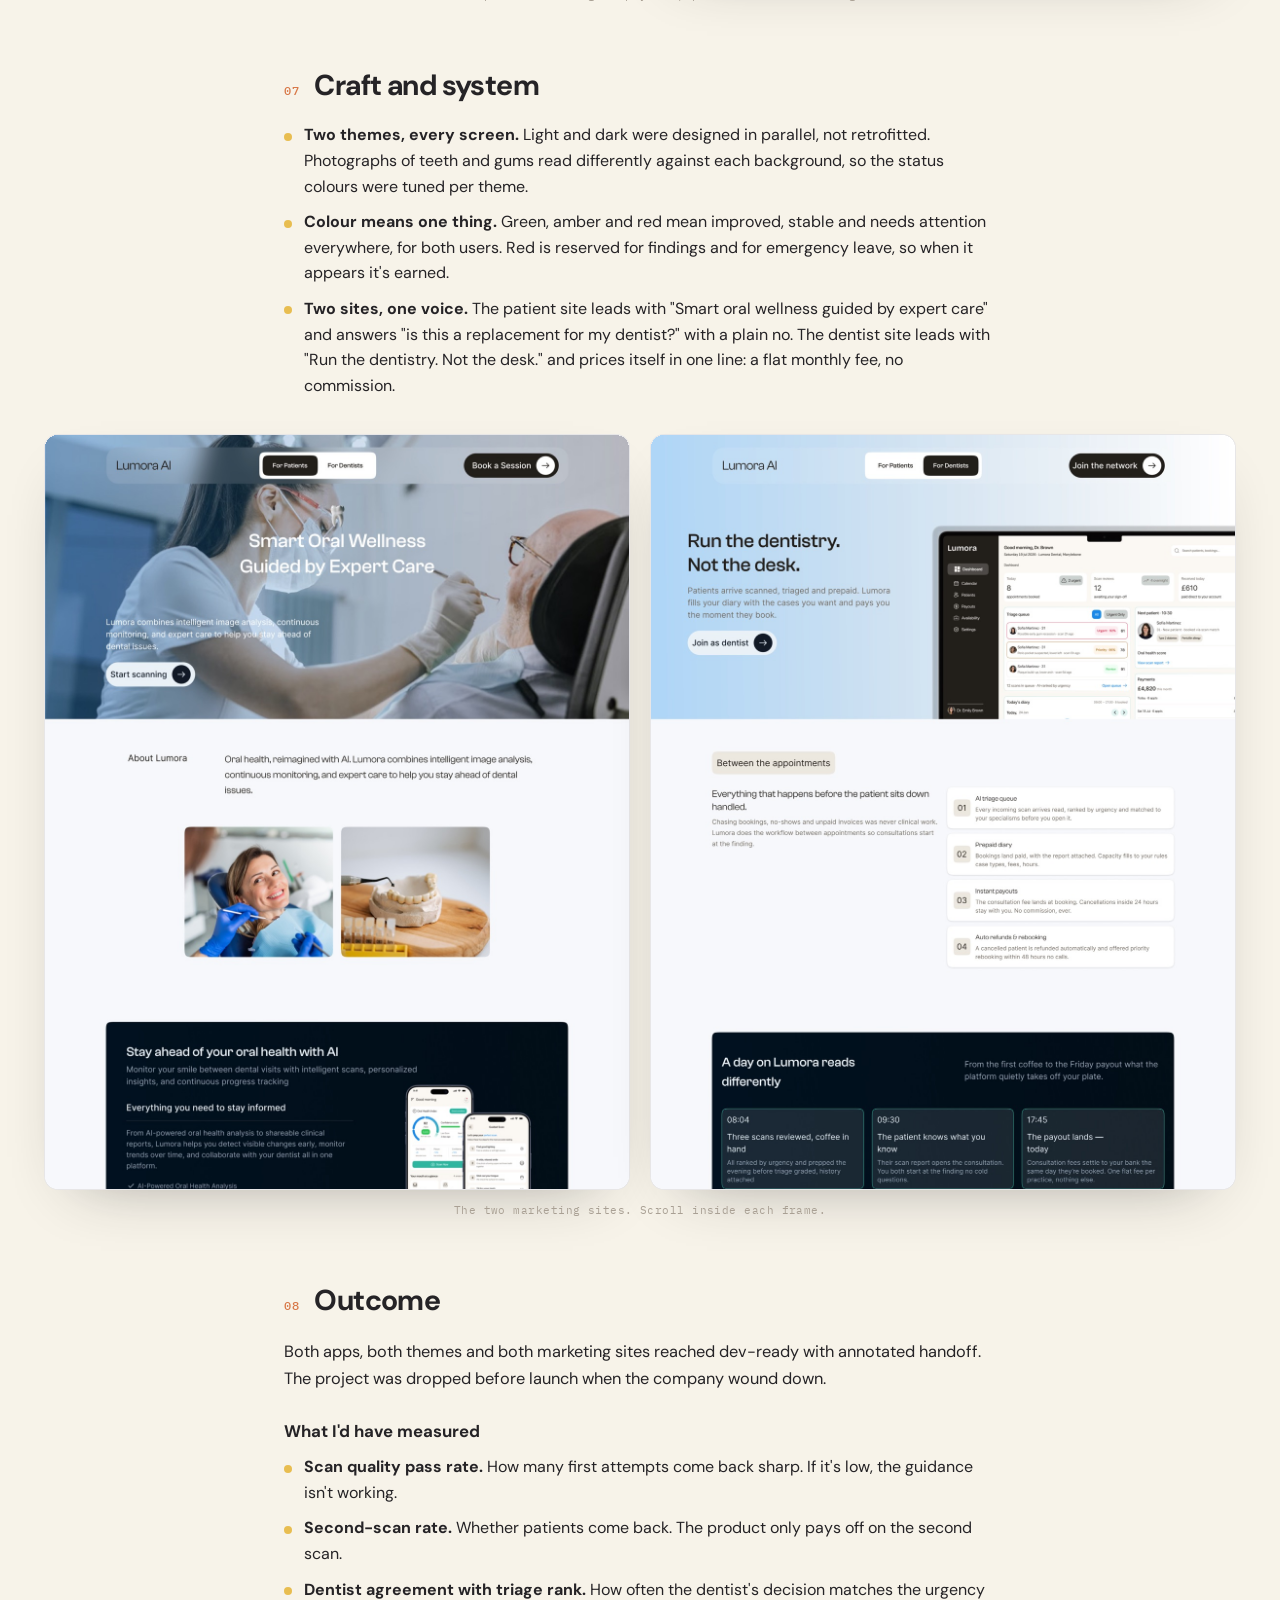
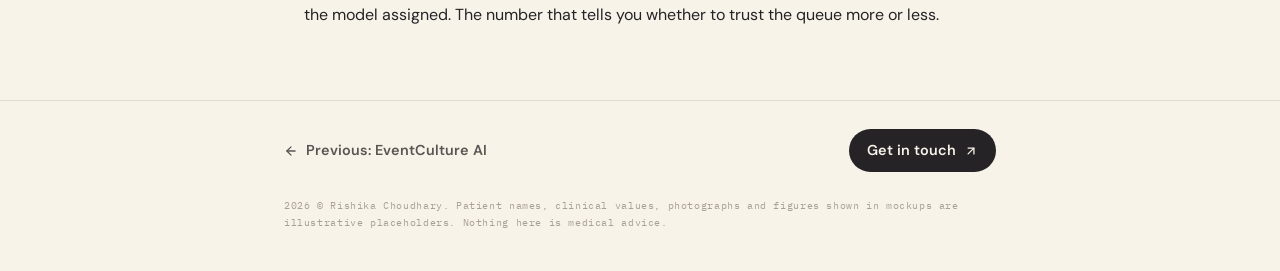
<file: lumora.html>
<!DOCTYPE html>
<html lang="en">
<head>
  <meta charset="UTF-8" />
  <meta name="viewport" content="width=device-width, initial-scale=1.0" />
  <title>Lumora — Case Study — Rishika Choudhary</title>
  <meta name="description" content="Case study: Lumora, an AI oral-health platform. Patients scan at home and get findings in plain language; dentists get an AI-ranked triage queue, prepaid diary and instant payouts. Designed by Rishika Choudhary." />
  <link rel="icon" href="favicon.svg" type="image/svg+xml" />

  <meta property="og:type" content="article" />
  <meta property="og:url" content="https://rishikarc11.github.io/rishika-portfolio/lumora.html" />
  <meta property="og:title" content="Lumora — Case Study — Rishika Choudhary" />
  <meta property="og:description" content="Scan your mouth on your phone, understand what changed, book the right dentist. On the other side, a practice that runs the dentistry, not the desk. Two-sided health platform, light and dark." />
  <meta property="og:image" content="https://rishikarc11.github.io/rishika-portfolio/work/lumora/cover.jpg" />
  <meta name="twitter:card" content="summary_large_image" />

  <link rel="preconnect" href="https://fonts.googleapis.com" />
  <link rel="preconnect" href="https://fonts.gstatic.com" crossorigin />
  <link href="https://fonts.googleapis.com/css2?family=Anton&family=DM+Sans:ital,opsz,wght@0,9..40,400;0,9..40,500;0,9..40,600;0,9..40,700;1,9..40,400&family=IBM+Plex+Mono:wght@400;500;600&display=swap" rel="stylesheet" />
  <link rel="stylesheet" href="styles.css" />
</head>
<body class="cs-body">

  <header class="cs-topbar">
    <a href="index.html#projects" class="cs-back">
      <svg width="14" height="14" viewBox="0 0 24 24" fill="none" stroke="currentColor" stroke-width="2.2" stroke-linecap="round" stroke-linejoin="round" aria-hidden="true"><path d="M19 12H5"/><path d="m12 19-7-7 7-7"/></svg>
      All projects
    </a>
    <a href="index.html" class="cs-brand">
      <span class="brand-breathe-dot" aria-hidden="true"></span>
      <span>rishika</span>
    </a>
    <a href="index.html#contact" class="cs-topbar-contact">Contact</a>
  </header>

  <main class="cs-main">

    <!-- ================= HERO ================= -->
    <section class="cs-hero">
      <div class="cs-wrap">
        <div class="meta-label">
          <span class="sage-dot-sm" aria-hidden="true"></span>
          <span>CASE STUDY · AI HEALTH · TWO-SIDED PLATFORM</span>
        </div>
        <h1 class="cs-title">Lumora</h1>
        <p class="cs-lede">Scan your mouth on your phone, understand what changed, book the right dentist. On the other side, a practice that runs the dentistry, not the desk. One platform, two audiences, light and dark.</p>

        <dl class="cs-facts">
          <div><dt>Role</dt><dd>Product designer, end to end</dd></div>
          <div><dt>Client</dt><dd>UK-based client, via Hire My Idea</dd></div>
          <div><dt>Timeline</dt><dd>Eight weeks, Oct–Nov 2026</dd></div>
          <div><dt>Surfaces</dt><dd>Patient web app, dentist dashboard, two marketing sites, light and dark themes</dd></div>
          <div><dt>Status</dt><dd>Designed to handoff, dev-ready. Dropped before launch when the company wound down.</dd></div>
        </dl>
      </div>

      <figure class="cs-figure cs-figure--wide">
        <div class="cs-trip cs-trip--even">
          <div class="cs-scroll cs-scroll--tall">
            <img src="work/lumora/patient-home.jpg" alt="Lumora patient home: Oral Health Index of 82 out of 100 with confidence score, an AI insight, next appointment, four tracked areas, before and after scan comparison, recommended dentists" loading="eager" />
          </div>
          <div class="cs-scroll cs-scroll--tall">
            <img src="work/lumora/dentist-home.jpg" alt="Lumora dentist dashboard: today's appointments, scans awaiting sign-off, money received today, an AI-ranked triage queue, today's diary, next patient, payments and availability with a mark emergency leave button" loading="eager" />
          </div>
        </div>
        <figcaption>The two homes. Left: a patient's morning. Right: a dentist's. Scroll inside each frame.</figcaption>
      </figure>
    </section>

    <!-- ================= PROBLEM ================= -->
    <section class="cs-section" id="problem">
      <div class="cs-wrap">
        <h2 class="cs-h2"><span class="cs-num">01</span>The problem</h2>
        <p>Between dental visits, nothing is watching. Gum recession and plaque creep up in half-millimetres over months, and by the time a patient notices, it's a treatment rather than a habit change. Dentists, meanwhile, spend their mornings on the desk: chasing bookings, no-shows, refunds and invoices, then meeting a new patient cold.</p>
        <p>Lumora's brief was an AI oral-health platform for the UK. Patients photograph their mouth on a phone, get an Oral Health Index with findings in plain language, track change over time, and book a specialist matched to what the scan found. Dentists get those scans ranked by urgency, a prepaid diary, instant payouts and automatic handling of cancellations. I designed both sides, their marketing sites, and both colour themes.</p>

        <aside class="cs-callout">
          <h3>The line I had to hold</h3>
          <p>A phone photo analysed by a model is a screening aid, not a diagnosis. Every screen on both sides had to make that true without making the product feel timid. Patients get honesty without alarm. Dentists get a ranked queue without the AI making their decision for them.</p>
        </aside>
      </div>
    </section>

    <!-- ================= WHAT I DESIGNED ================= -->
    <section class="cs-section" id="designed">
      <div class="cs-wrap">
        <h2 class="cs-h2"><span class="cs-num">02</span>What I designed</h2>
        <div class="cs-grid-3">
          <div class="cs-card">
            <h3>Patient side</h3>
            <ul>
              <li>Home with Oral Health Index and confidence score</li>
              <li>Guided five-step scan with quality check</li>
              <li>Scan report, annotated photos, personalised findings</li>
              <li>Progress over time, compare any two scans</li>
              <li>Matched specialist booking with report attached</li>
            </ul>
          </div>
          <div class="cs-card">
            <h3>Dentist side</h3>
            <ul>
              <li>Dashboard with AI-ranked triage queue and diary</li>
              <li>Scan report with findings, confidence and clinical notes</li>
              <li>Compare scans across a patient's history</li>
              <li>Payouts paid direct per booking, no settlement cycle</li>
              <li>Availability, planned leave, emergency leave</li>
            </ul>
          </div>
          <div class="cs-card">
            <h3>System</h3>
            <ul>
              <li>Light and dark theme for every screen</li>
              <li>Shared components across patient and dentist apps</li>
              <li>Two marketing sites: for patients, for dentists</li>
            </ul>
          </div>
        </div>
      </div>
      <figure class="cs-figure">
        <img src="work/lumora/ia.png" alt="Lumora information architecture: patient app with home, guided five-step scan, scan report, progress, compare scans, find a specialist, appointments and profile; dentist dashboard with triage dashboard, patients, scan report, compare scans, calendar, planned and emergency leave, payouts and settings; two marketing sites; shared system with light and dark themes and shared components" loading="lazy" />
        <figcaption>Information architecture. The guided scan is pulled out because everything downstream depends on four usable photos. The same scan report appears on both sides, written differently.</figcaption>
      </figure>
    </section>

    <!-- ================= DECISION 1 ================= -->
    <section class="cs-section" id="decision-1">
      <div class="cs-wrap">
        <h2 class="cs-h2"><span class="cs-num">03</span>Get the photo right before the model sees it</h2>
        <p>Every downstream finding depends on four photos taken by someone who isn't a photographer, in their bathroom. So the scan flow spends its effort on capture, not analysis. Five steps, each with one instruction and the reason behind it: find good lighting, wide relaxed smile, tongue out, tilt for upper, tilt for lower.</p>
        <p>The app is honest about hardware. It tells you a phone camera focuses closer and lights the back teeth, offers a QR code or a text link to continue on your phone, and says plainly that webcams often can't focus close enough. After capture, a quality check grades each photo: sharp, or too dark, retake. The patient can still analyse anyway, but the system has told them what it will be working with.</p>
        <p class="cs-alt"><strong>Rejected:</strong> a single "take a selfie" step with the model compensating. It would have produced confident findings from bad inputs, which is the one failure a health product can't afford.</p>
      </div>
      <figure class="cs-figure cs-figure--wide">
        <div class="cs-scroll cs-scroll--tall">
          <img src="work/lumora/guided-scan.jpg" alt="Lumora guided scan: five preparation steps, scan on your phone with QR code, use this computer's camera with a warning about webcam focus, step 2 tongue capture, a quality check grid with three sharp photos and one marked too dark with retake, and a risk assessment panel" loading="lazy" />
        </div>
        <figcaption>Guided scan, step two of four, with the quality check that follows. Scroll inside the frame.</figcaption>
      </figure>
    </section>

    <!-- ================= DECISION 2 ================= -->
    <section class="cs-section" id="decision-2">
      <div class="cs-wrap">
        <h2 class="cs-h2"><span class="cs-num">04</span>Same finding, two languages</h2>
        <p>The model flags a 0.6 mm gum recession on the lower left. The patient and the dentist need completely different things from that fact, so the same finding is written twice.</p>
        <p>The patient sees: "The gum has pulled back very slightly, about 0.4 mm, since June. Not urgent, but worth a look at your visit on 14 Aug." A Monitor badge, not a red one. Then a block that explains why the score moved, factor by factor, and a section that reads the finding through their own health profile: what type 2 diabetes does to gum inflammation, how their recession compares to never-smokers their age. The aim is that they understand it, not that they panic.</p>
        <p>The dentist sees the same scan with confidence percentages per region, a note that findings under 70% confidence are hidden, and the line "your review decides the outcome". The triage queue ranks scans by urgency but never acts on them. A private clinical note sits at the bottom, visible to colleagues and never to the patient, while the dentist's decision is recorded against the scan in plain language the patient can read.</p>
      </div>
      <figure class="cs-figure cs-figure--wide">
        <div class="cs-trip cs-trip--even">
          <div class="cs-scroll cs-scroll--tall">
            <img src="work/lumora/patient-report.jpg" alt="Patient scan report: score 82 with confidence, annotated photo with plaque and gum inflammation markers, your mouth at a glance, key findings, a Monitor card for possible early gum recession, recommended actions, next steps, and findings personalised to type 2 diabetes and ex-smoker" loading="lazy" />
          </div>
          <div class="cs-scroll cs-scroll--tall">
            <img src="work/lumora/dentist-report.jpg" alt="Dentist scan report for the same patient: side by side photos flagged urgent 92%, AI findings with confidence bars and a note that the review decides the outcome, why this is flagged urgent with health profile applied, change since April, score breakdown, and a private clinical note field" loading="lazy" />
          </div>
        </div>
        <figcaption>One scan, two reports. Left: what the patient reads. Right: what the dentist reviews. Scroll inside each frame.</figcaption>
      </figure>
    </section>

    <!-- ================= DECISION 3 ================= -->
    <section class="cs-section" id="decision-3">
      <div class="cs-wrap">
        <h2 class="cs-h2"><span class="cs-num">05</span>The desk work disappears, including the bad day</h2>
        <p>Dentists don't leave platforms over features. They leave over admin. So the money and the calendar were designed to need nothing from them. Patients pay at booking, the fee lands in the practice's account the same moment minus a flat platform fee, and the Payouts page says "no settlement cycle" in its subtitle because that's the whole pitch.</p>
        <p>The hardest case is the one nobody designs for: the dentist who wakes up ill with eight patients booked. Emergency leave is one button. Pick the scope (rest of today, today and tomorrow, or custom), pick a reason category, confirm. The right-hand panel shows exactly who's affected and what each refund costs before you commit. Then everything happens automatically: the diary closes, patients are notified and refunded in full, each gets priority rebooking into the next open slots. Patients see only "your dentist had an emergency" and the category, never the details, and the dentist's attendance rate isn't touched.</p>
        <p class="cs-alt"><strong>Why the red button is fine here:</strong> it's destructive to today's income and it should look like it. What it must not be is laborious. The consequences are shown, not hidden behind a confirmation dialog.</p>
      </div>
      <figure class="cs-figure cs-figure--wide">
        <img src="work/lumora/emergency-leave.jpg" alt="Emergency leave screen: scope options for rest of today, today and tomorrow, or custom dates; reason chips shared with patients; a note that patients see only the category and attendance rate is unaffected; a red mark emergency leave button; a panel listing the three affected bookings with refunds totalling £265; and what happens next in three steps" loading="lazy" />
        <figcaption>Emergency leave. Scope, reason, consequences, one button.</figcaption>
      </figure>
    </section>

    <!-- ================= TIME ================= -->
    <section class="cs-section" id="time">
      <div class="cs-wrap">
        <h2 class="cs-h2"><span class="cs-num">06</span>Change over time is the product</h2>
        <p>A single scan is a snapshot. The value is in the second one. Both sides get a compare view: two scans side by side, the changed region outlined on the photo, and a short list of what moved, which direction, by how much. The patient version ends with "the story so far" in two sentences. The dentist version adds a scan-by-scan history strip and the score drivers, including the ones the patient contributes to, like smoking and glucose control.</p>
      </div>
      <figure class="cs-figure cs-figure--wide">
        <div class="cs-trip cs-trip--even">
          <div class="cs-scroll">
            <img src="work/lumora/compare-scans.jpg" alt="Compare scans: after and before photos with a recession of 0.6 mm outlined on the lower left, what changed between these two with plaque, inflammation, gum line and enamel, and the story so far" loading="lazy" />
          </div>
          <div class="cs-scroll">
            <img src="work/lumora/payouts.jpg" alt="Payouts page: earnings this month with a bar chart, paid direct per booking, recent payments all marked received, receiving account, and a fees panel explaining the flat platform fee" loading="lazy" />
          </div>
        </div>
        <figcaption>Left: compare scans. Right: payouts, paid direct at booking.</figcaption>
      </figure>
    </section>

    <!-- ================= CRAFT ================= -->
    <section class="cs-section" id="craft">
      <div class="cs-wrap">
        <h2 class="cs-h2"><span class="cs-num">07</span>Craft and system</h2>
        <ul class="cs-list">
          <li><strong>Two themes, every screen.</strong> Light and dark were designed in parallel, not retrofitted. Photographs of teeth and gums read differently against each background, so the status colours were tuned per theme.</li>
          <li><strong>Colour means one thing.</strong> Green, amber and red mean improved, stable and needs attention everywhere, for both users. Red is reserved for findings and for emergency leave, so when it appears it's earned.</li>
          <li><strong>Two sites, one voice.</strong> The patient site leads with "Smart oral wellness guided by expert care" and answers "is this a replacement for my dentist?" with a plain no. The dentist site leads with "Run the dentistry. Not the desk." and prices itself in one line: a flat monthly fee, no commission.</li>
        </ul>
      </div>
      <figure class="cs-figure cs-figure--wide">
        <div class="cs-trip cs-trip--even">
          <div class="cs-scroll cs-scroll--tall">
            <img src="work/lumora/site-patients.jpg" alt="Lumora marketing site for patients: smart oral wellness guided by expert care, how it works in three steps, proactive oral healthcare features, testimonials and questions before you scan" loading="lazy" />
          </div>
          <div class="cs-scroll cs-scroll--tall">
            <img src="work/lumora/site-dentists.jpg" alt="Lumora marketing site for dentists: run the dentistry not the desk, between the appointments, a day on Lumora, live within a week, testimonials and questions before you join" loading="lazy" />
          </div>
        </div>
        <figcaption>The two marketing sites. Scroll inside each frame.</figcaption>
      </figure>
    </section>

    <!-- ================= OUTCOME ================= -->
    <section class="cs-section" id="outcome">
      <div class="cs-wrap">
        <h2 class="cs-h2"><span class="cs-num">08</span>Outcome</h2>
        <p>Both apps, both themes and both marketing sites reached dev-ready with annotated handoff. The project was dropped before launch when the company wound down.</p>
        <h3 class="cs-h3">What I'd have measured</h3>
        <ul class="cs-list">
          <li><strong>Scan quality pass rate.</strong> How many first attempts come back sharp. If it's low, the guidance isn't working.</li>
          <li><strong>Second-scan rate.</strong> Whether patients come back. The product only pays off on the second scan.</li>
          <li><strong>Dentist agreement with triage rank.</strong> How often the dentist's decision matches the urgency the model assigned. The number that tells you whether to trust the queue more or less.</li>
        </ul>
      </div>
    </section>

    <footer class="cs-footer">
      <div class="cs-wrap cs-footer-inner">
        <a href="eventculture.html" class="cs-footer-link">
          <svg width="14" height="14" viewBox="0 0 24 24" fill="none" stroke="currentColor" stroke-width="2.2" stroke-linecap="round" stroke-linejoin="round" aria-hidden="true"><path d="M19 12H5"/><path d="m12 19-7-7 7-7"/></svg>
          Previous: EventCulture AI
        </a>
        <a href="index.html#contact" class="cs-footer-link cs-footer-link--primary">
          Get in touch
          <svg width="14" height="14" viewBox="0 0 24 24" fill="none" stroke="currentColor" stroke-width="2.2" stroke-linecap="round" stroke-linejoin="round" aria-hidden="true"><path d="M7 7h10v10"/><path d="M7 17 17 7"/></svg>
        </a>
      </div>
      <p class="cs-copyright">2026 © Rishika Choudhary. Patient names, clinical values, photographs and figures shown in mockups are illustrative placeholders. Nothing here is medical advice.</p>
    </footer>

  </main>
</body>
</html>
</file>
<file: styles.css>
/* ==========================================================================
   RISHIKA CHOUDHARY — PORTFOLIO
   Warm Editorial Design System + Multi-Page SPA Layout
   ========================================================================== */

:root {
  --warm-ivory:    #F7F3E9;
  --deep-charcoal: #252326;
  --mustard-yellow:#E8BD50;
  --burnt-orange:  #D87848;
  --butter-cream:  #F1E2B9;
  --warm-taupe:    #A9A094;

  --plum-charcoal: var(--deep-charcoal);
  --ink-muted:     #5A5552;
  --ink-subtle:    var(--warm-taupe);
  --sidebar-muted: #CFC8BE;
  --border-soft:   rgba(37,35,38,0.11);
  --mustard-tint:  rgba(232,189,80,0.26);
  --butter-surface:rgba(241,226,185,0.42);
  --white:         #FFFFFF;

  --font-display: 'Anton', Impact, sans-serif;
  --font-mono:    'IBM Plex Mono', ui-monospace, SFMono-Regular, Menlo, monospace;
  --font-sans:    'DM Sans', -apple-system, BlinkMacSystemFont, sans-serif;

  --sidebar-width: clamp(252px, 20vw, 302px);
  --ease:          cubic-bezier(0.22,1,0.36,1);
  --fast:          180ms;
  --medium:        240ms;
}

/* Reset */
*,*::before,*::after{box-sizing:border-box;margin:0;padding:0;}
html{font-size:16px;-webkit-font-smoothing:antialiased;-moz-osx-font-smoothing:grayscale;}
body{background:var(--warm-ivory);color:var(--plum-charcoal);font-family:var(--font-sans);line-height:1.5;overflow-x:hidden;}
img{display:block;max-width:100%;}
a{color:inherit;text-decoration:none;}
button{font:inherit;color:inherit;background:none;border:none;cursor:pointer;}
ul{list-style:none;}

a:focus-visible,
button:focus-visible{outline:2px solid var(--burnt-orange);outline-offset:3px;border-radius:6px;}

/* ==========================================================================
   KEYFRAMES
   ========================================================================== */
@keyframes brand-breathe{
  0%,100%{transform:scale(0.9);opacity:.8;}
  50%{transform:scale(1.45);opacity:1;}
}
@keyframes nav-pulse{
  0%,100%{opacity:1;transform:scale(1.1);}
  50%{opacity:.18;transform:scale(.72);}
}
@keyframes page-in{
  from{opacity:0;transform:translateY(10px);}
  to{opacity:1;transform:translateY(0);}
}

/* ==========================================================================
   LAYOUT
   ========================================================================== */
.layout{display:flex;min-height:100vh;}

/* ==========================================================================
   SIDEBAR
   ========================================================================== */
.sidebar{
  position:fixed;top:0;left:0;
  width:var(--sidebar-width);height:100vh;
  background:var(--plum-charcoal);color:var(--warm-ivory);
  z-index:50;overflow-y:auto;scrollbar-width:none;
}
.sidebar::-webkit-scrollbar{display:none;}

.sidebar-inner{
  display:flex;flex-direction:column;min-height:100%;
  padding:28px 22px 26px;gap:18px;
}

/* Identity */
.sidebar-identity{display:flex;flex-direction:column;gap:7px;}
.sidebar-name-row{display:flex;align-items:center;gap:9px;}

.brand-breathe-dot{
  width:8px;height:8px;border-radius:50%;
  background:var(--mustard-yellow);flex-shrink:0;
  animation:brand-breathe 2.6s ease-in-out infinite;
  will-change:transform,opacity;
}
.sage-dot-sm{
  width:5px;height:5px;border-radius:50%;
  background:var(--burnt-orange);flex-shrink:0;display:inline-block;
}

.sidebar-name{font-family:var(--font-mono);font-size:.86rem;font-weight:500;letter-spacing:.02em;color:var(--warm-ivory);}
.sidebar-role{font-family:var(--font-mono);font-size:.76rem;font-weight:600;color:var(--warm-ivory);letter-spacing:.01em;margin-top:6px;}
.sidebar-bio{font-family:var(--font-mono);font-size:.71rem;line-height:1.55;color:var(--sidebar-muted);}

/* Portrait */
.sidebar-portrait-wrap{width:100%;max-width:184px;border-radius:6px;overflow:hidden;background:rgba(247,243,233,.07);}
.sidebar-portrait{width:100%;aspect-ratio:16/10;object-fit:cover;object-position:center 22%;}

/* Nav card */
.sidebar-nav-card{background:var(--white);border-radius:14px;padding:8px;margin-top:2px;}
.sidebar-nav-list{display:flex;flex-direction:column;gap:2px;}

.sidebar-nav-link{
  display:flex;align-items:center;gap:10px;
  padding:9px 11px;border-radius:9px;
  font-family:var(--font-mono);font-size:.77rem;color:var(--plum-charcoal);
  transition:background var(--fast) var(--ease),color var(--fast) var(--ease);
}
.sidebar-nav-link .nav-dot{
  width:6px;height:6px;border-radius:50%;
  background:rgba(37,35,38,.2);flex-shrink:0;
  transition:background var(--fast) var(--ease);
}
.sidebar-nav-link .nav-num{color:var(--ink-subtle);font-size:.71rem;min-width:18px;}
.sidebar-nav-link .nav-label{font-weight:500;}

.sidebar-nav-link:hover:not(.is-active){background:var(--warm-ivory);}
.sidebar-nav-link.is-active{background:var(--plum-charcoal);color:var(--warm-ivory);}
.sidebar-nav-link.is-active .nav-dot{
  background:var(--burnt-orange);
  animation:nav-pulse 1.4s ease-in-out infinite;
  will-change:opacity,transform;
}
.sidebar-nav-link.is-active .nav-num{color:var(--sidebar-muted);}

/* Social icons */
.sidebar-connect{margin-top:2px;display:flex;flex-direction:column;gap:11px;}
.sidebar-connect-label{font-family:var(--font-mono);font-size:.73rem;font-weight:600;color:var(--warm-ivory);}
.sidebar-social-row{display:flex;align-items:center;flex-wrap:wrap;gap:13px;}
.social-icon-link{display:inline-flex;align-items:center;justify-content:center;color:var(--sidebar-muted);transition:color var(--fast) var(--ease),transform var(--fast) var(--ease);}
.social-icon-link:hover{color:var(--burnt-orange);transform:translateY(-2px);}

/* ==========================================================================
   TOAST
   ========================================================================== */
.toast-banner{
  position:fixed;bottom:24px;right:28px;z-index:100;
  background:var(--plum-charcoal);color:var(--warm-ivory);
  border:1px solid var(--burnt-orange);
  padding:10px 18px;border-radius:10px;
  font-family:var(--font-mono);font-size:.75rem;
  box-shadow:0 10px 28px rgba(37,35,38,.18);
  opacity:0;transform:translateY(8px);
  transition:opacity .2s ease,transform .2s ease;
}
.toast-banner.is-visible{opacity:1;transform:translateY(0);}

/* ==========================================================================
   MAIN CONTENT AREA
   ========================================================================== */
.main-content{
  margin-left:var(--sidebar-width);flex:1;
  min-height:100vh;background:var(--warm-ivory);
  position:relative;
}

/* Page switching */
.page{display:none;}
.page.is-active{
  display:block;
  animation:page-in var(--medium) var(--ease) both;
}

/* Vertical copyright */
.vertical-copyright{
  position:fixed;top:50%;right:20px;transform:translateY(-50%);
  writing-mode:vertical-rl;text-orientation:mixed;
  font-family:var(--font-mono);font-size:.63rem;letter-spacing:.22em;
  color:var(--ink-subtle);user-select:none;pointer-events:none;z-index:20;
}

/* ==========================================================================
   HOME PAGE
   ========================================================================== */
.hero-section{
  min-height:auto;display:flex;flex-direction:column;
  justify-content:space-between;
  padding:52px 80px 48px 60px;max-width:1240px;
}
.hero-top{display:flex;flex-direction:column;}

.hero-display-name{
  font-family:var(--font-display);
  font-size:clamp(3.5rem,7vw,6.6rem);
  font-weight:400;line-height:.93;letter-spacing:.01em;text-transform:uppercase;
  color:var(--plum-charcoal);margin-bottom:clamp(40px,7vh,84px);
}
.hero-intro{
  font-family:var(--font-sans);
  font-size:clamp(1.25rem,2vw,1.78rem);
  font-weight:400;line-height:1.52;color:var(--ink-muted);max-width:720px;
}
.hero-intro .intro-strong{font-weight:600;color:var(--plum-charcoal);}
.hero-intro .intro-highlight{
  color:var(--plum-charcoal);font-weight:500;
  background:var(--mustard-tint);padding:2px 7px;
  border-radius:5px;box-decoration-break:clone;-webkit-box-decoration-break:clone;
}

.hero-lower{
  margin-top:clamp(52px,9vh,104px);
  display:grid;grid-template-columns:minmax(0,1.35fr) minmax(0,.85fr);
  gap:52px;align-items:end;
}

.meta-label{
  display:inline-flex;align-items:center;gap:8px;
  font-family:var(--font-mono);font-size:.67rem;font-weight:500;
  letter-spacing:.1em;color:var(--ink-subtle);text-transform:uppercase;margin-bottom:13px;
}

.philosophy-heading{
  font-family:var(--font-sans);font-size:clamp(1.2rem,1.75vw,1.5rem);
  font-weight:700;color:var(--plum-charcoal);letter-spacing:-.02em;margin-bottom:7px;
}
.philosophy-copy{
  font-family:var(--font-mono);font-size:.77rem;line-height:1.65;
  color:var(--ink-muted);max-width:430px;margin-bottom:20px;
}

.hero-cta-group{display:flex;flex-wrap:wrap;align-items:center;gap:10px;}

.btn{
  display:inline-flex;align-items:center;gap:7px;
  padding:10px 18px;border-radius:8px;
  font-family:var(--font-mono);font-size:.75rem;font-weight:500;
  transition:transform var(--fast) var(--ease),background var(--fast) var(--ease),color var(--fast) var(--ease);
}
.btn:hover{transform:translateY(-2px);}
.btn-primary{background:var(--plum-charcoal);color:var(--warm-ivory);}
.btn-primary:hover{background:var(--burnt-orange);color:var(--warm-ivory);}
.btn-secondary{background:var(--butter-cream);color:var(--plum-charcoal);}
.btn-secondary:hover{background:var(--mustard-yellow);color:var(--plum-charcoal);}

.hero-col-right{display:flex;flex-direction:column;}
.hero-links-list{display:flex;flex-direction:column;margin-bottom:18px;}
.hero-row-link{
  display:flex;align-items:center;justify-content:space-between;gap:12px;
  padding:11px 0;border-bottom:1px solid var(--border-soft);
  font-family:var(--font-mono);font-size:.77rem;color:var(--plum-charcoal);
  transition:color var(--fast) var(--ease),border-color var(--fast) var(--ease);
}
.hero-row-link svg{color:var(--ink-muted);transition:transform var(--fast) var(--ease),color var(--fast) var(--ease);flex-shrink:0;}
.hero-row-link:hover{color:var(--burnt-orange);border-bottom-color:var(--burnt-orange);}
.hero-row-link:hover svg{color:var(--burnt-orange);transform:translate(3px,-1px);}

.hero-badge-row{display:flex;flex-wrap:wrap;align-items:center;gap:11px;}
.pastel-badge{
  display:inline-flex;align-items:center;padding:8px 16px;border-radius:999px;
  background:var(--butter-cream);color:var(--plum-charcoal);
  font-family:var(--font-mono);font-size:.67rem;font-weight:600;
  letter-spacing:.06em;text-transform:uppercase;
}
.location-tag{font-family:var(--font-mono);font-size:.67rem;letter-spacing:.08em;color:var(--ink-subtle);}

/* ==========================================================================
   SHARED PAGE STRUCTURE
   ========================================================================== */
.page-section{padding:52px 80px 72px 60px;max-width:1240px;}
.contact-page-section{padding:52px 80px 72px 60px;}

.page-header{margin-bottom:36px;}
.page-title{
  font-family:var(--font-sans);font-size:clamp(1.75rem,2.8vw,2.4rem);
  font-weight:700;letter-spacing:-.025em;color:var(--plum-charcoal);margin-bottom:10px;
}
.page-subtitle{font-size:.97rem;line-height:1.6;color:var(--ink-muted);}

/* ==========================================================================
   PROJECTS PAGE
   ========================================================================== */

/* Category row divider */
.cat-label-row{
  display:flex;align-items:center;gap:14px;margin-bottom:22px;
}
.cat-label-row--spaced{margin-top:48px;}
.cat-label-text{
  font-family:var(--font-mono);font-size:.7rem;font-weight:600;
  letter-spacing:.1em;text-transform:uppercase;color:var(--ink-subtle);white-space:nowrap;
}
.cat-label-row::after{content:'';flex:1;height:1px;background:var(--border-soft);}

/* Two-column grid */
.projects-grid{display:grid;grid-template-columns:repeat(2,minmax(0,1fr));gap:20px;}

/* Project card */
.project-card{
  background:var(--white);border:1px solid var(--border-soft);border-radius:16px;
  overflow:hidden;display:flex;flex-direction:column;
  transition:transform var(--medium) var(--ease),
             box-shadow var(--medium) var(--ease),
             border-color var(--medium) var(--ease);
  position:relative;
}
/* Left-edge burnt-orange accent on hover */
.project-card::before{
  content:'';position:absolute;left:0;top:0;bottom:0;
  width:3px;background:var(--burnt-orange);
  border-radius:16px 0 0 16px;
  opacity:0;transition:opacity var(--medium) var(--ease);
}
.project-card:hover::before,.project-card:focus-visible::before{opacity:1;}
.project-card:hover,.project-card:focus-visible{
  transform:translateY(-3px);
  box-shadow:0 14px 36px rgba(37,35,38,.09);
  border-color:var(--mustard-yellow);
  outline:none;
}

/* Thumbnail */
.project-thumb-wrap{
  width:100%;overflow:hidden;
  aspect-ratio:16/8;background:#f0ede4;
}
.project-thumb-img{
  width:100%;height:100%;object-fit:cover;object-position:center top;
  transition:transform 320ms var(--ease);
  display:block;
}
.project-card:hover .project-thumb-img,
.project-card:focus-visible .project-thumb-img{transform:scale(1.04);}

/* Card body */
.project-card-body{padding:16px 20px 20px;display:flex;flex-direction:column;flex:1;gap:10px;}

.project-top-row{display:flex;align-items:center;justify-content:space-between;}
.project-num{font-family:var(--font-mono);font-size:.68rem;color:var(--ink-subtle);}
.project-cat-pill{
  font-family:var(--font-mono);font-size:.62rem;font-weight:600;letter-spacing:.07em;text-transform:uppercase;
  padding:3px 9px;border-radius:999px;background:var(--butter-cream);color:var(--plum-charcoal);
}

.project-title{
  font-family:var(--font-sans);font-size:1.3rem;font-weight:600;
  color:var(--plum-charcoal);letter-spacing:-.02em;line-height:1.1;
  transition:color var(--fast) var(--ease);
}
.project-title-sub{font-weight:400;color:var(--ink-muted);font-size:1rem;}
.project-card:hover .project-title,
.project-card:focus-visible .project-title{color:var(--burnt-orange);}

/* PSI stack */
.psi-stack{display:flex;flex-direction:column;gap:7px;flex:1;}

.psi-item{
  padding:9px 11px 9px 13px;
  border-radius:8px;
  background:var(--warm-ivory);
  position:relative;
}
.psi-item::before{
  content:'';position:absolute;left:0;top:4px;bottom:4px;
  width:3px;border-radius:2px;
}
.psi-problem::before{background:var(--butter-cream);}
.psi-solution::before{background:var(--mustard-yellow);}
.psi-impact::before{background:var(--burnt-orange);}

.psi-label{
  display:block;font-family:var(--font-mono);font-size:.6rem;font-weight:600;
  letter-spacing:.1em;color:var(--warm-taupe);text-transform:uppercase;margin-bottom:3px;
}
.psi-text{font-size:.84rem;line-height:1.52;color:var(--ink-muted);font-weight:400;}

/* Behance external link */
.project-behance-link{
  display:inline-flex;align-items:center;gap:5px;align-self:flex-start;margin-top:6px;
  font-family:var(--font-mono);font-size:.72rem;font-weight:500;color:var(--burnt-orange);
  transition:color var(--fast) var(--ease),gap var(--fast) var(--ease);
}
.project-behance-link:hover{color:var(--plum-charcoal);gap:9px;}
.project-card:hover .project-behance-link svg,
.project-card:focus-visible .project-behance-link svg{transform:translate(2px,-1px);}
.project-behance-link svg{transition:transform var(--fast) var(--ease);}

/* ==========================================================================
   WORK PAGE — EXPERIENCE
   ========================================================================== */
.experience-list{display:flex;flex-direction:column;gap:16px;margin-bottom:28px;}

.experience-item{
  background:var(--white);border:1px solid var(--border-soft);
  border-radius:14px;padding:22px 24px;
  transition:border-color var(--fast) var(--ease);
}
.experience-item:hover{border-color:var(--mustard-yellow);}

.experience-meta{
  display:flex;flex-wrap:wrap;align-items:center;justify-content:space-between;
  gap:6px;margin-bottom:5px;
}
.experience-company{
  font-family:var(--font-mono);font-size:.72rem;font-weight:600;
  letter-spacing:.06em;text-transform:uppercase;color:var(--plum-charcoal);
}
.experience-date{font-family:var(--font-mono);font-size:.7rem;color:var(--ink-subtle);}
.experience-role{font-family:var(--font-sans);font-size:1.05rem;font-weight:700;color:var(--plum-charcoal);margin-bottom:10px;}
.experience-points{padding-left:16px;list-style:disc;display:flex;flex-direction:column;gap:5px;font-size:.9rem;color:var(--ink-muted);}

.credentials-grid{display:grid;grid-template-columns:repeat(2,minmax(0,1fr));gap:16px;}
.credential-card{
  background:var(--butter-surface);border:1px solid var(--border-soft);
  border-radius:12px;padding:18px 22px;
}
.credential-label{display:block;font-family:var(--font-mono);font-size:.64rem;font-weight:600;letter-spacing:.1em;color:var(--ink-muted);margin-bottom:5px;}
.credential-title{font-family:var(--font-sans);font-size:.97rem;font-weight:700;color:var(--plum-charcoal);margin-bottom:3px;}
.credential-meta{font-family:var(--font-mono);font-size:.72rem;color:var(--ink-muted);}

/* ==========================================================================
   CONTACT PAGE
   ========================================================================== */
.contact-card{
  background:var(--butter-surface);border:1px solid var(--border-soft);
  border-radius:18px;padding:40px;
}
.contact-primary-row{margin:24px 0;}

.contact-email-link{
  display:inline-flex;align-items:center;gap:9px;
  padding:11px 20px;border-radius:9px;
  background:var(--plum-charcoal);color:var(--warm-ivory);
  font-family:var(--font-mono);font-size:.82rem;font-weight:500;
  transition:background var(--fast) var(--ease),transform var(--fast) var(--ease);
}
.contact-email-link:hover{background:var(--burnt-orange);transform:translateY(-2px);}

.contact-platforms-grid{
  display:grid;grid-template-columns:repeat(3,minmax(0,1fr));gap:11px;
}
.contact-platform-item{
  display:flex;align-items:center;justify-content:space-between;
  padding:12px 15px;background:var(--white);border:1px solid var(--border-soft);border-radius:9px;
  font-family:var(--font-mono);font-size:.74rem;color:var(--plum-charcoal);
  transition:border-color var(--fast) var(--ease),background var(--fast) var(--ease),transform var(--fast) var(--ease);
}
.contact-platform-item:hover{border-color:var(--burnt-orange);background:var(--warm-ivory);transform:translateY(-1px);}
.platform-arrow{color:var(--ink-subtle);font-size:.7rem;}

/* ==========================================================================
   MOBILE HEADER
   ========================================================================== */
.mobile-header{display:none;}
.sidebar-backdrop{display:none;}

@media(max-width:960px){
  .mobile-header{
    display:flex;align-items:center;justify-content:space-between;
    position:sticky;top:0;z-index:40;
    background:var(--plum-charcoal);color:var(--warm-ivory);padding:13px 20px;
  }
  .mobile-brand{display:flex;align-items:center;gap:8px;}
  .mobile-brand-name{font-family:var(--font-mono);font-size:.84rem;font-weight:500;}
  .mobile-menu-toggle{display:inline-flex;align-items:center;justify-content:center;padding:4px;color:var(--warm-ivory);}

  .sidebar{transform:translateX(-100%);transition:transform var(--medium) var(--ease);width:276px;max-width:82vw;}
  .sidebar.is-open{transform:translateX(0);}

  .sidebar-backdrop.is-visible{
    display:block;position:fixed;inset:0;
    background:rgba(37,35,38,.54);z-index:45;
  }

  .main-content{margin-left:0;min-height:calc(100vh - 52px);}
  .vertical-copyright{display:none;}

  /* Hero mobile */
  .hero-section{min-height:auto;padding:32px 22px 48px;}
  .hero-display-name{font-size:clamp(2.6rem,11.5vw,4.2rem);margin-bottom:28px;}
  .hero-intro{font-size:1.15rem;}
  .hero-lower{margin-top:44px;grid-template-columns:1fr;gap:32px;}

  /* Pages mobile */
  .page-section,.contact-page-section{padding:36px 22px 56px;}

  /* Projects grid: 1 column */
  .projects-grid{grid-template-columns:1fr;}

  /* Work + Contact grids */
  .credentials-grid,.contact-platforms-grid{grid-template-columns:1fr;}
  .contact-card{padding:26px 20px;}
}

/* ==========================================================================
   REDUCED MOTION
   ========================================================================== */
@media(prefers-reduced-motion:reduce){
  html{scroll-behavior:auto;}
  .brand-breathe-dot,
  .sidebar-nav-link.is-active .nav-dot{animation:none;}
  .page.is-active{animation:none;}
  *,*::before,*::after{transition-duration:.01ms !important;}
}

/* ==========================================================================
   FEATURED WORK (Projects page, client-work tier)
   ========================================================================== */
.featured-grid{display:grid;grid-template-columns:1fr;gap:22px;margin-bottom:12px;}
.featured-card{
  display:grid;grid-template-columns:minmax(0,1.25fr) minmax(0,1fr);
  background:var(--white);border:1px solid var(--border-soft);border-radius:18px;overflow:hidden;
  transition:transform var(--medium) var(--ease),box-shadow var(--medium) var(--ease),border-color var(--medium) var(--ease);
}
.featured-card:hover,.featured-card:focus-visible{
  transform:translateY(-3px);border-color:rgba(37,35,38,0.22);
  box-shadow:0 18px 40px -22px rgba(37,35,38,0.35);
}
.featured-thumb-wrap{background:var(--butter-surface);border-right:1px solid var(--border-soft);overflow:hidden;min-height:260px;}
.featured-thumb-img{width:100%;height:100%;object-fit:cover;object-position:top left;transition:transform var(--medium) var(--ease);}
.featured-card:hover .featured-thumb-img{transform:scale(1.03);}
.featured-body{padding:24px 26px 24px;display:flex;flex-direction:column;gap:12px;}
.featured-body .project-title{font-size:1.6rem;}
.featured-card:hover .project-title{color:var(--burnt-orange);}
.featured-summary{font-size:.95rem;line-height:1.6;color:var(--ink-muted);}
.featured-meta{display:flex;flex-wrap:wrap;gap:8px;margin-top:2px;}
.featured-meta li{
  font-family:var(--font-mono);font-size:.64rem;letter-spacing:.06em;text-transform:uppercase;
  padding:4px 9px;border-radius:999px;border:1px solid var(--border-soft);color:var(--ink-muted);
}
.featured-cta{
  margin-top:auto;display:inline-flex;align-items:center;gap:6px;
  font-size:.86rem;font-weight:600;color:var(--plum-charcoal);
}
.featured-card:hover .featured-cta{color:var(--burnt-orange);gap:9px;}
.featured-cta svg{transition:transform var(--fast) var(--ease);}
.featured-card:hover .featured-cta svg{transform:translateX(2px);}
.concept-note{font-size:.86rem;color:var(--ink-muted);margin:-10px 0 20px;}

@media(max-width:960px){
  .featured-card{grid-template-columns:1fr;}
  .featured-thumb-wrap{border-right:none;border-bottom:1px solid var(--border-soft);min-height:0;aspect-ratio:16/10;}
}

/* ==========================================================================
   CASE STUDY PAGE (kinesize.html and future project pages)
   ========================================================================== */
.cs-body{background:var(--warm-ivory);}
.cs-wrap{max-width:760px;margin:0 auto;padding:0 24px;}

.cs-topbar{
  position:sticky;top:0;z-index:40;
  display:flex;align-items:center;justify-content:space-between;gap:16px;
  padding:14px 28px;background:rgba(247,243,233,0.88);backdrop-filter:blur(10px);
  border-bottom:1px solid var(--border-soft);
}
.cs-back,.cs-topbar-contact{
  display:inline-flex;align-items:center;gap:7px;font-size:.84rem;font-weight:500;color:var(--ink-muted);
  transition:color var(--fast) var(--ease);
}
.cs-back:hover,.cs-topbar-contact:hover{color:var(--burnt-orange);}
.cs-brand{display:inline-flex;align-items:center;gap:8px;font-weight:600;font-size:.95rem;letter-spacing:-.01em;}
.cs-brand .brand-breathe-dot{background:var(--burnt-orange);}

.cs-draft-note{
  background:#FFF4C2;color:#5A4A00;border-bottom:1px solid #E8D27A;
  font-size:.82rem;padding:9px 28px;text-align:center;
}
mark.todo{background:#FFE98A;color:#3A3000;padding:1px 5px;border-radius:4px;font-size:.9em;}

.cs-main{padding-bottom:40px;}
.cs-hero{padding:56px 0 24px;}
.cs-hero .meta-label{margin-bottom:14px;}
.cs-title{
  font-family:var(--font-display);font-size:clamp(3rem,8vw,5.6rem);line-height:.95;
  letter-spacing:.01em;color:var(--plum-charcoal);margin-bottom:18px;
}
.cs-lede{font-size:clamp(1.1rem,1.6vw,1.3rem);line-height:1.5;color:var(--plum-charcoal);max-width:640px;margin-bottom:30px;}
.cs-facts{
  display:grid;grid-template-columns:repeat(3,minmax(0,1fr));gap:18px 24px;
  padding:22px 0 8px;border-top:1px solid var(--border-soft);
}
.cs-facts dt{font-family:var(--font-mono);font-size:.64rem;letter-spacing:.1em;text-transform:uppercase;color:var(--ink-subtle);margin-bottom:5px;}
.cs-facts dd{font-size:.9rem;line-height:1.5;color:var(--plum-charcoal);}

.cs-figure{margin:36px auto 0;max-width:1100px;padding:0 24px;}
.cs-figure img{
  width:100%;height:auto;border-radius:14px;border:1px solid var(--border-soft);
  box-shadow:0 24px 60px -36px rgba(37,35,38,0.45);background:var(--white);
}
.cs-figure--hero{margin-top:40px;}
.cs-figure--wide{max-width:1240px;}
.cs-figure figcaption{
  font-family:var(--font-mono);font-size:.7rem;letter-spacing:.04em;color:var(--ink-subtle);
  margin-top:12px;text-align:center;
}

.cs-section{padding:56px 0 8px;}
.cs-h2{
  display:flex;align-items:baseline;gap:14px;
  font-size:clamp(1.35rem,2.4vw,1.8rem);font-weight:700;letter-spacing:-.02em;line-height:1.2;
  color:var(--plum-charcoal);margin-bottom:20px;
}
.cs-num{font-family:var(--font-mono);font-size:.72rem;font-weight:500;letter-spacing:.1em;color:var(--burnt-orange);flex-shrink:0;}
.cs-h3{font-size:1.05rem;font-weight:700;margin:26px 0 10px;color:var(--plum-charcoal);}
.cs-section p{font-size:1.02rem;line-height:1.7;color:var(--plum-charcoal);margin-bottom:16px;}
.cs-section p:last-child{margin-bottom:0;}
.cs-alt{
  padding:14px 18px;border-left:3px solid var(--mustard-yellow);background:var(--butter-surface);
  border-radius:0 10px 10px 0;font-size:.96rem !important;
}
.cs-callout{
  margin-top:26px;padding:22px 24px;border-radius:14px;
  background:var(--plum-charcoal);color:var(--warm-ivory);
}
.cs-callout h3{font-size:.72rem;font-family:var(--font-mono);letter-spacing:.1em;text-transform:uppercase;color:var(--mustard-yellow);margin-bottom:10px;font-weight:500;}
.cs-callout p{color:var(--warm-ivory);font-size:.98rem;margin:0;}
.cs-list{display:flex;flex-direction:column;gap:10px;padding-left:0;}
.cs-list li{
  position:relative;padding-left:20px;font-size:1rem;line-height:1.6;color:var(--plum-charcoal);
}
.cs-list li::before{content:'';position:absolute;left:0;top:.65em;width:8px;height:8px;border-radius:50%;background:var(--mustard-yellow);}
.cs-grid-3{display:grid;grid-template-columns:repeat(3,minmax(0,1fr));gap:16px;margin-top:22px;}
.cs-card{background:var(--white);border:1px solid var(--border-soft);border-radius:14px;padding:18px 18px 16px;}
.cs-card h3{font-size:.95rem;font-weight:700;margin-bottom:10px;}
.cs-card ul{display:flex;flex-direction:column;gap:7px;}
.cs-card li{font-size:.86rem;line-height:1.5;color:var(--ink-muted);padding-left:14px;position:relative;}
.cs-card li::before{content:'';position:absolute;left:0;top:.6em;width:5px;height:5px;border-radius:50%;background:var(--burnt-orange);}

.cs-footer{margin-top:64px;padding:28px 0 0;border-top:1px solid var(--border-soft);}
.cs-footer-inner{display:flex;align-items:center;justify-content:space-between;gap:16px;flex-wrap:wrap;}
.cs-footer-link{display:inline-flex;align-items:center;gap:8px;font-size:.9rem;font-weight:600;color:var(--ink-muted);transition:color var(--fast) var(--ease);}
.cs-footer-link:hover{color:var(--burnt-orange);}
.cs-footer-link--primary{
  padding:11px 18px;border-radius:999px;background:var(--plum-charcoal);color:var(--warm-ivory);
}
.cs-footer-link--primary:hover{background:var(--burnt-orange);color:var(--warm-ivory);}
.cs-copyright{
  max-width:760px;margin:26px auto 0;padding:0 24px;
  font-family:var(--font-mono);font-size:.64rem;letter-spacing:.06em;color:var(--ink-subtle);line-height:1.6;
}

@media(max-width:960px){
  .cs-topbar{padding:12px 16px;}
  .cs-draft-note{padding:9px 16px;}
  .cs-wrap{padding:0 16px;}
  .cs-figure{padding:0 16px;}
  .cs-facts{grid-template-columns:repeat(2,minmax(0,1fr));}
  .cs-grid-3{grid-template-columns:1fr;}
}
@media(max-width:560px){
  .cs-facts{grid-template-columns:1fr;}
  .cs-hero{padding-top:36px;}
  .cs-topbar-contact{display:none;}
}
.cs-figure--canvas img{max-height:620px;object-fit:cover;object-position:top left;}

/* Case study timeline */
.cs-timeline{list-style:none;padding:0;margin-top:26px;position:relative;}
.cs-timeline::before{content:'';position:absolute;left:118px;top:6px;bottom:6px;width:1px;background:var(--border-soft);}
.cs-timeline li{display:grid;grid-template-columns:96px 1fr;gap:0 44px;padding:0 0 26px;position:relative;}
.cs-timeline li:last-child{padding-bottom:0;}
.cs-timeline li::before{
  content:'';position:absolute;left:113px;top:7px;width:11px;height:11px;border-radius:50%;
  background:var(--mustard-yellow);border:2px solid var(--warm-ivory);box-shadow:0 0 0 1px var(--border-soft);
}
.cs-tl-when{font-family:var(--font-mono);font-size:.72rem;letter-spacing:.06em;text-transform:uppercase;color:var(--ink-muted);padding-top:3px;text-align:right;}
.cs-tl-body h3{font-size:1rem;font-weight:700;margin-bottom:5px;color:var(--plum-charcoal);}
.cs-tl-body p{font-size:.95rem !important;line-height:1.6;color:var(--ink-muted) !important;margin:0 !important;}
@media(max-width:560px){
  .cs-timeline::before{left:5px;}
  .cs-timeline li{grid-template-columns:1fr;gap:4px;padding-left:24px;}
  .cs-timeline li::before{left:0;}
  .cs-tl-when{text-align:left;}
}

/* Case study: phone groups and title suffix */
.cs-title-sub{display:block;font-family:var(--font-sans);font-weight:500;font-size:clamp(1.1rem,2vw,1.5rem);letter-spacing:.14em;text-transform:uppercase;color:var(--burnt-orange);margin-top:6px;}
.cs-phones{display:grid;grid-template-columns:repeat(3,minmax(0,1fr));gap:20px;align-items:start;}
.cs-phones--2{grid-template-columns:repeat(2,minmax(0,1fr));max-width:720px;margin:0 auto;}
.cs-phones img{border-radius:22px;}
@media(max-width:960px){
  .cs-phones{gap:12px;}
  .cs-phones img{border-radius:14px;}
}
@media(max-width:560px){
  .cs-phones{grid-template-columns:1fr 1fr;}
  .cs-phones img:nth-child(3){display:none;}
}

/* Case study: scrollable device frames for full-length screens */
.cs-device{
  height:min(760px,78vh);overflow-y:auto;overscroll-behavior:contain;
  border-radius:22px;border:1px solid var(--border-soft);background:var(--white);
  box-shadow:0 24px 60px -36px rgba(37,35,38,0.45);
  scrollbar-width:thin;scrollbar-color:rgba(37,35,38,0.25) transparent;
}
.cs-device img,.cs-scroll img{border-radius:0;border:none;box-shadow:none;width:100%;height:auto;display:block;}
.cs-device::-webkit-scrollbar{width:6px;}
.cs-device::-webkit-scrollbar-thumb{background:rgba(37,35,38,0.22);border-radius:999px;}
.cs-phones .cs-device{border-radius:22px;}
.cs-scroll{
  max-height:min(720px,80vh);overflow-y:auto;overscroll-behavior:contain;
  border-radius:14px;border:1px solid var(--border-soft);background:var(--white);
  box-shadow:0 24px 60px -36px rgba(37,35,38,0.45);
  scrollbar-width:thin;scrollbar-color:rgba(37,35,38,0.25) transparent;
}
.cs-scroll::-webkit-scrollbar{width:6px;}
.cs-scroll::-webkit-scrollbar-thumb{background:rgba(37,35,38,0.22);border-radius:999px;}
@media(max-width:960px){
  .cs-device{height:min(620px,70vh);border-radius:14px;}
  .cs-phones .cs-device{border-radius:14px;}
}
@media(max-width:560px){
  .cs-phones .cs-device:nth-child(3){display:none;}
  .cs-phones img:nth-child(3){display:block;}
}

/* Case study: finished-trip layout (phone + web side by side) */
.cs-trip{display:grid;grid-template-columns:minmax(0,1fr) minmax(0,2.2fr);gap:20px;align-items:start;}
.cs-device--tall{height:min(820px,84vh);max-height:none;}
.cs-scroll--tall{max-height:min(820px,84vh);}
@media(max-width:960px){
  .cs-trip{grid-template-columns:1fr;}
  .cs-device--tall{height:min(640px,72vh);}
  .cs-scroll--tall{max-height:min(640px,72vh);}
  .cs-trip .cs-device{max-width:360px;margin:0 auto;}
}

/* Case study: prototype walkthrough video (recording includes the device bezel) */
.cs-video-wrap{position:relative;max-width:380px;margin:0 auto;border-radius:48px;overflow:hidden;background:var(--warm-ivory);}
.cs-video{display:block;width:100%;height:auto;border-radius:48px;}
.cs-video-play{
  position:absolute;left:50%;top:50%;transform:translate(-50%,-50%);
  width:64px;height:64px;border-radius:50%;display:grid;place-items:center;
  background:rgba(37,35,38,0.78);color:var(--warm-ivory);backdrop-filter:blur(6px);
  transition:opacity var(--fast) var(--ease),transform var(--fast) var(--ease);
}
.cs-video-play svg{margin-left:3px;}
.cs-video-play:hover{transform:translate(-50%,-50%) scale(1.06);}
.cs-video-wrap.is-playing .cs-video-play{opacity:0;pointer-events:none;}
.cs-proto-link{color:var(--plum-charcoal);font-weight:600;margin-left:6px;}
.cs-proto-link:hover{color:var(--burnt-orange);}
@media(max-width:560px){.cs-video-wrap,.cs-video{border-radius:32px;}}
.cs-trip--3{grid-template-columns:minmax(0,1fr) minmax(0,1fr) minmax(0,2.1fr);}
@media(max-width:960px){.cs-trip--3{grid-template-columns:1fr 1fr;}.cs-trip--3 .cs-scroll{grid-column:1 / -1;}.cs-trip--3 .cs-device{max-width:none;}}
.cs-figure--small{max-width:460px;}
.cs-figure--small img{width:343px;max-width:100%;margin:0 auto;}
.cs-figure--small img{box-shadow:0 18px 44px -30px rgba(37,35,38,0.4);}
.cs-trip--hero{grid-template-columns:minmax(0,2.4fr) minmax(0,1fr);}
@media(max-width:960px){.cs-trip--hero{grid-template-columns:1fr;}.cs-trip--hero .cs-device{max-width:360px;margin:0 auto;}}
.cs-trip--even{grid-template-columns:1fr 1fr;}
@media(max-width:960px){.cs-trip--even{grid-template-columns:1fr;}}

/* ---------- Home: selected work strip ---------- */
.home-work{padding:0 80px 72px 60px;max-width:1240px;}
.home-work-head{display:flex;align-items:flex-end;justify-content:space-between;gap:16px;margin-bottom:18px;border-top:1px solid var(--border-soft);padding-top:36px;}
.home-work-title{font-family:var(--font-sans);font-size:clamp(1.2rem,1.75vw,1.5rem);font-weight:700;letter-spacing:-.02em;color:var(--plum-charcoal);}
.home-work-all{font-family:var(--font-mono);font-size:.75rem;color:var(--plum-charcoal);white-space:nowrap;padding-bottom:4px;}
.home-work-all:hover{color:var(--burnt-orange);}
.home-work-grid{display:grid;grid-template-columns:repeat(4,minmax(0,1fr));gap:16px;}
.home-work-card{background:var(--white);border:1px solid var(--border-soft);border-radius:14px;overflow:hidden;display:flex;flex-direction:column;transition:transform var(--medium) var(--ease),box-shadow var(--medium) var(--ease),border-color var(--medium) var(--ease);}
.home-work-card:hover,.home-work-card:focus-visible{transform:translateY(-3px);box-shadow:0 14px 36px rgba(37,35,38,.09);border-color:var(--mustard-yellow);outline:none;}
.home-work-thumb{aspect-ratio:16/10;overflow:hidden;background:var(--butter-surface);border-bottom:1px solid var(--border-soft);}
.home-work-thumb img{width:100%;height:100%;object-fit:cover;object-position:top left;display:block;transition:transform var(--medium) var(--ease);}
.home-work-card:hover .home-work-thumb img{transform:scale(1.03);}
.home-work-body{padding:14px 16px 16px;display:flex;flex-direction:column;align-items:flex-start;gap:8px;flex:1;}
.home-work-name{font-family:var(--font-sans);font-size:1.05rem;font-weight:700;color:var(--plum-charcoal);letter-spacing:-.01em;}
.home-work-name span{font-weight:400;color:var(--ink-muted);font-size:.85em;margin-left:3px;}
.home-work-card:hover .home-work-name{color:var(--burnt-orange);}
.home-work-line{font-size:.84rem;line-height:1.5;color:var(--ink-muted);flex:1;}
.home-work-cta{font-family:var(--font-mono);font-size:.7rem;color:var(--plum-charcoal);}
.home-work-card:hover .home-work-cta{color:var(--burnt-orange);}
@media(max-width:1100px){.home-work-grid{grid-template-columns:repeat(2,minmax(0,1fr));}}
@media(max-width:960px){.home-work{padding:0 22px 56px;} .home-work-head{padding-top:28px;}}
@media(max-width:560px){.home-work-grid{grid-template-columns:1fr;}}

/* Experience: case study links */
.experience-links{margin-top:12px;font-family:var(--font-mono);font-size:.72rem;color:var(--ink-subtle);line-height:1.8;}
.experience-links a{color:var(--plum-charcoal);border-bottom:1px solid var(--border-soft);}
.experience-links a:hover{color:var(--burnt-orange);border-bottom-color:var(--burnt-orange);}

/* Concept cards: one-line summary */
.concept-summary{font-size:.88rem;line-height:1.55;color:var(--ink-muted);margin-bottom:16px;}
</file>
